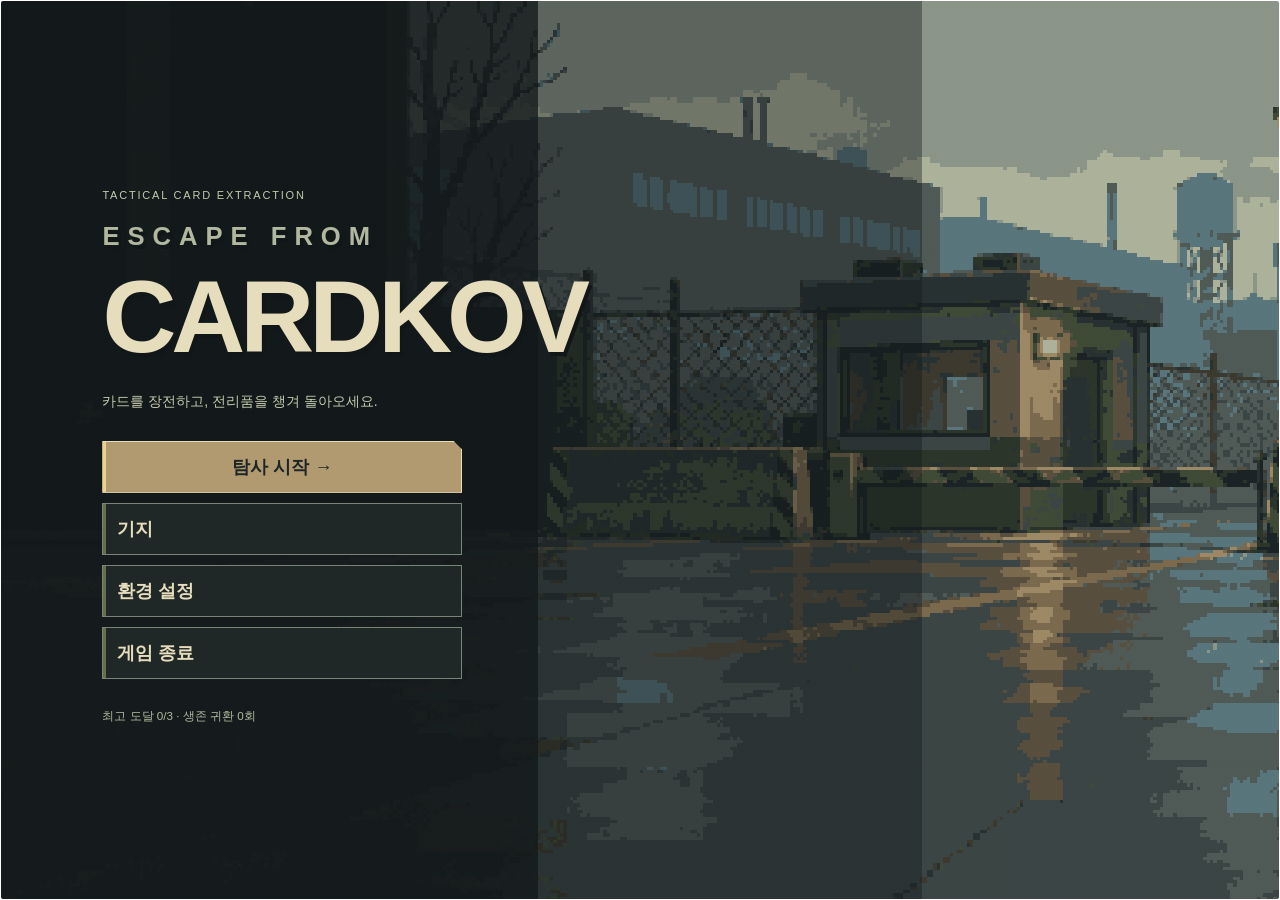
<file: index.html>
<!doctype html>
<html lang="ko">
<head>
  <meta charset="utf-8">
  <meta name="viewport" content="width=device-width, initial-scale=1, viewport-fit=cover">
  <meta name="apple-mobile-web-app-capable" content="yes">
  <meta name="theme-color" content="#151815">
  <title>Escape from Cardkov — 카드 익스트랙션</title>
  <link rel="icon" href="assets/ui/favicon.svg?v=10">
  <link rel="stylesheet" href="style.css?v=10">
  <link rel="stylesheet" href="battle.css?v=10">
  <link rel="stylesheet" href="context.css?v=10">
  <link rel="stylesheet" href="campaign.css?v=10">
  <link rel="stylesheet" href="asset-theme.css?v=10">
  <link rel="preload" as="image" href="assets/pixel/menu.png?v=10" fetchpriority="high">
</head>
<body>
  <svg class="icon-defs" xmlns="http://www.w3.org/2000/svg" aria-hidden="true"><defs>
    <symbol id="i-arrow" viewBox="0 0 24 24"><path d="M4 12h15m-6-6 6 6-6 6"/></symbol>
    <symbol id="i-crosshair" viewBox="0 0 24 24"><circle cx="12" cy="12" r="7"/><path d="M12 2v6m0 8v6M2 12h6m8 0h6"/></symbol>
    <symbol id="i-shield" viewBox="0 0 24 24"><path d="m12 3 8 3v6c0 5-8 9-8 9s-8-4-8-9V6Z"/><path d="m8 12 3 3 5-6"/></symbol>
    <symbol id="i-bolt" viewBox="0 0 24 24"><path d="m14 2-10 12h7l-1 8 10-13h-7Z"/></symbol>
    <symbol id="i-plus" viewBox="0 0 24 24"><path d="M12 4v16M4 12h16"/></symbol>
    <symbol id="i-cards" viewBox="0 0 24 24"><rect x="8" y="4" width="12" height="17" rx="2"/><path d="m5 18-3-14 12-2m-3 8h6m-6 4h4"/></symbol>
    <symbol id="i-box" viewBox="0 0 24 24"><path d="m3 7 9-4 9 4v11l-9 4-9-4Zm0 0 9 5 9-5M12 12v10M7 5l10 5"/></symbol>
    <symbol id="i-backpack" viewBox="0 0 48 48"><path d="M17 10V8a7 7 0 0 1 14 0v2M12 14l5-5h14l5 5 4 25a5 5 0 0 1-5 6H13a5 5 0 0 1-5-6Z"/><path d="M13 24h22v13H13Zm4 0v-8h14v8M9 27H5v11h5m29-11h4v11h-5M20 31h8"/></symbol>
    <symbol id="i-reroll" viewBox="0 0 24 24"><path d="M20 8a8 8 0 0 0-13-3L3 9m0-6v6h6m-5 7a8 8 0 0 0 13 3l4-4m0 6v-6h-6"/></symbol>
    <symbol id="i-volume" viewBox="0 0 24 24"><path d="M4 9h4l5-4v14l-5-4H4Zm13-2c4 3 4 7 0 10m0-6v2"/></symbol>
    <symbol id="i-expand" viewBox="0 0 24 24"><path d="M9 3H3v6m12-6h6v6M3 15v6h6m12-6v6h-6"/></symbol>
    <symbol id="i-exit" viewBox="0 0 24 24"><path d="M10 3H4v18h6m3-15 6 6-6 6m-5-6h13"/></symbol>
  </defs></svg>
  <div id="app">
    <header class="topbar">
      <a class="brand" href="./" aria-label="카드코프 메인메뉴"><span class="brand-mark">Ⅹ</span><span>CARD<span class="brand-light">KOV</span><small>TACTICAL CARD EXTRACTION</small></span></a>
      <div class="header-divider"></div><span class="build-label">PLAYABLE PROTOTYPE <span>10.00</span></span>
      <nav class="top-actions" aria-label="게임 메뉴">
        <button id="collection-btn" class="nav-btn" aria-label="카드 보관함" title="카드 보관함"><svg><use href="assets/ui/field-icons.svg?v=10#draw"/></svg><span>보관함</span><span id="collection-count" class="tiny-badge">0</span></button>
        <button id="help-btn" class="nav-btn" aria-label="플레이 가이드" title="플레이 가이드"><span class="help-symbol">?</span><span>도움말</span></button>
        <button id="settings-btn" class="icon-btn" aria-label="환경 설정">⚙</button><span class="action-divider"></span>
        <button id="sound-btn" class="icon-btn" aria-label="사운드 켜기" title="사운드 켜기" aria-pressed="false"><svg><use href="#i-volume"/></svg><span class="mute-slash"></span></button>
        <button id="fullscreen-btn" class="icon-btn" aria-label="전체 화면" title="전체 화면"><svg><use href="#i-expand"/></svg></button>
      </nav>
    </header>

    <main>
      <section class="operation-bar" aria-label="작전 상태">
        <div class="operation-name"><span class="live-dot"></span><span>OPERATION / <b>BLACKOUT</b></span><span class="tag">SOLO</span></div>
        <div class="sector-progress" id="sector-progress"><span class="active"><i>01</i> 외곽 경계</span><b>······</b><span><i>02</i> 적재 구역</span><b>······</b><span><i>03</i> 심층 벙커</span></div>
        <span class="connection"><i></i> 오프라인 실행 가능</span>
      </section>

      <section class="combat-hud" aria-label="전투 정보">
        <aside class="mission-panel hidden" id="mission-panel" aria-label="구역과 전리품">
          <div class="panel-kicker">현재 구역 <b id="danger-level">I / 경계</b></div>
          <h2 id="zone-name">외곽 경계</h2>
          <div class="field-stats"><span>남은 적 <b id="enemy-count">02</b></span><span>휴대금 <b><span id="loot-value">0</span> CR</b></span></div>
        </aside>
        <div class="enemy-intent hidden" id="enemy-intent" role="button" tabindex="0" aria-label="턴 종료 시 예상 피해 상세 보기"><span class="enemy-indicator"></span><div><small>턴 종료 시 적 공격</small><strong id="intent-text">6</strong><span id="incoming-health" class="incoming-health">예상 체력 감소 6</span></div></div>
        <div id="phase-banner" class="phase-banner hidden"><span class="phase-dot"></span><b id="phase-label">당신의 턴</b><span id="phase-description">시간 제한 없음 · 카드와 대상을 선택하세요</span></div>

      </section>

      <section class="viewport" id="viewport" aria-label="고정 시점 카드 전투 무대">
        <canvas id="world" aria-label="군수 창고 분위기의 2.5D 폐쇄구역 전투 공간"></canvas>
        <div class="scene-grain"></div>
        <div class="scene-topline"><span id="scene-location">SEC.01 / THE PERIMETER</span><span>FIXED VIEW · TURN-BASED COMBAT</span></div>
        <div id="briefing" class="briefing">
          <div class="eyebrow"><span></span> 덱을 장전하고, 살아 돌아와라.</div>
          <h1>EVERY CARD.<br><span>YOUR LAST.</span></h1>
          <p class="briefing-copy">적의 다음 행동을 확인하고,<br>카드로 다음 한 수를 결정하고,<br>전리품을 챙겨 살아 돌아와라.</p>
          <div class="briefing-facts"><span><b>03</b> 탐사 구역</span><span><b>12</b> 기본 덱</span><span><b>∞</b> 판단의 시간</span></div>
          <button id="deploy-btn" class="primary-btn deploy">진입 경로 선택 <svg><use href="#i-arrow"/></svg></button>
          <div class="briefing-note">고정 시점 · 턴제 전투 <span class="note-break">카드를 살펴보고, 사용할 한 장을 고르세요.</span></div>
        </div>
        <div class="sector-stamp" id="sector-stamp"><span>THE PERIMETER</span><strong>폐쇄구역 <em>07</em></strong><small>YOUR HAND IS YOUR WEAPON.</small></div>
        <div id="enemy-targets" class="enemy-targets hidden" role="group" aria-label="전투 대상 선택"></div>
        <div id="scene-message" class="scene-message" role="status" aria-live="polite"></div>

        <div class="played-cards" aria-live="polite"><span id="last-player-card"></span><span id="last-enemy-card"></span></div><span id="hazard-indicator"></span><div id="damage-flash" class="damage-flash"></div>
      </section>

      <section class="deck-zone" aria-label="카드 전투 조작">
        <div class="player-status" id="player-status" aria-label="플레이어 상태">
          <div class="operator"><span class="operator-avatar"><img src="assets/pixel/operator.png?v=10" alt="" draggable="false"></span><div><strong>내 상태 <span>01</span></strong><small id="player-state">출정 대기 중</small></div></div>
          <div class="player-health" role="button" tabindex="0" data-inspect="health" aria-label="내 체력 상세 보기">
            <div class="health-label"><span class="health-icon" aria-hidden="true">♥</span><span class="resource-name">체력</span><strong><span id="hp-value">80</span><em> / <span id="hp-max">80</span></em></strong></div>
            <div class="health-track" role="progressbar" aria-label="내 체력" aria-valuemin="0" aria-valuemax="80" aria-valuenow="80"><div id="hp-bar"></div></div>
          </div>
          <div class="armor-label" role="button" tabindex="0" data-inspect="armor" aria-label="내 방어구 상세 보기"><svg><use href="assets/ui/field-icons.svg?v=10#shield"/></svg><span><small>방어구</small><strong>Lv.<b id="armor-value">1</b></strong></span></div>
          <div class="shield-label" role="button" tabindex="0" data-inspect="shield" aria-label="내 임시 방어 상세 보기"><svg><use href="assets/ui/field-icons.svg?v=10#shield"/></svg><span class="resource-name">방어</span><strong id="shield-value">0</strong></div>
          <div class="energy-label" role="button" tabindex="0" data-inspect="energy" aria-label="내 에너지 상세 보기"><svg><use href="assets/ui/field-icons.svg?v=10#energy"/></svg><span class="resource-name">에너지</span><div id="energy-pips"><i></i><i></i><i></i></div><b id="energy-value">3</b></div>
          <div id="player-preview" class="drop-effect-preview hidden" aria-live="off"></div>
          <small id="equipment-summary"></small><div id="status-effects" class="status-effects" role="status" aria-live="off"></div>
        </div>

        <div class="hand-area"><div class="hand-heading"><span>손패 <b id="hand-count">05</b></span><span id="hand-hint">카드를 선택하세요</span><button id="deck-inspect-btn" class="deck-inspect" aria-label="뽑기 더미와 버린 카드 보기"><svg aria-hidden="true"><use href="assets/ui/field-icons.svg?v=10#draw"/></svg><b id="draw-count">7</b><span class="discard-summary"> / <b id="discard-count">0</b></span></button></div><div id="hand" class="hand"></div></div>
        <div class="turn-controls">
          <div class="turn-label">행동 선택 <strong>턴 <span id="turn-number">01</span></strong></div>
          <div class="action-preview" aria-live="polite"><span class="preview-heading">선택한 대상</span><b id="preview-target">대상을 선택하세요</b><p id="action-preview">카드를 선택하면 효과를 확인할 수 있습니다.</p><small id="preview-cost">에너지 3 / 3</small></div>
          <div class="utility-actions">
            <button id="bag-btn" class="bag-btn" aria-label="탐사 배낭 열기" title="탐사 배낭"><span class="asset-visual bag-illustration" aria-hidden="true"><img class="asset-icon" data-art-image src="assets/pixel/items/backpack.png?v=10" alt="" draggable="false"><svg class="asset-fallback"><use href="#i-backpack"/></svg></span><span>배낭</span><span id="bag-preview" class="drop-effect-preview hidden" aria-live="off"></span></button>
            <button id="reroll-btn" class="reroll-btn" aria-label="버림 카드 회수 후 손패 다시 뽑기, 턴을 넘깁니다" title="버림 카드 회수 · 턴 종료"><svg aria-hidden="true"><use href="assets/ui/field-icons.svg?v=10#reroll"/></svg><span>리롤<small>턴 넘기고 다시 뽑기</small></span></button>
          </div>
        <div class="battle-actions">
          <button id="fire-btn" class="fire-action" disabled><svg><use href="#i-crosshair"/></svg><span><strong id="fire-label">카드를 선택하세요</strong><small id="fire-target">대상 선택</small></span><b>사용 ↗</b></button>
          <button id="extract-menu-btn" class="primary-btn hidden"><svg><use href="assets/ui/field-icons.svg?v=10#extract"/></svg> 철수 / 다음 구역 결정</button>
        </div>

          <button id="end-turn-btn" class="end-turn-btn" disabled><span>턴 종료<small>적 행동 시작</small></span><svg><use href="#i-arrow"/></svg></button>
        </div>
      </section>
    </main>
    <footer><span><i></i> ALL SYSTEMS OPERATIONAL</span><span class="footer-controls"><b>1–8</b> 카드 <b>← →</b> 대상 <b>F / ENTER</b> 카드 사용 <b>SPACE</b> 턴 종료</span><span>EXTRACT. OR LOSE IT ALL. <b>↗</b></span></footer>
  <section id="screen-root" class="hidden" aria-label="메인메뉴와 기지"></section><div id="campaign-toast" class="hidden" role="status" aria-live="polite"></div>
  <div id="drag-shade" class="drag-shade hidden" aria-hidden="true"></div>
  <div id="drag-ghost" class="drag-ghost hidden" aria-hidden="true"></div>
  <div id="drag-status" class="drag-status hidden" role="status" aria-live="polite"></div>
  <aside id="inspect-details" class="inspect-details hidden" role="dialog" aria-modal="false" aria-labelledby="inspect-title">
    <button data-inspect-close aria-label="상세 정보 닫기">×</button><small data-inspect-kicker>상세 정보</small><h3 id="inspect-title"></h3><p data-inspect-desc></p><div data-inspect-rows></div><div data-inspect-sections></div><small data-inspect-note></small>
  </aside>
  <div id="modal-backdrop" class="modal-backdrop hidden"><section id="modal" class="modal" role="dialog" aria-modal="true" aria-labelledby="modal-title" tabindex="-1"></section></div>
  </div>
  <script src="art.js?v=10"></script>
  <script src="scene.js?v=10"></script>
  <script src="inspect.js?v=10"></script>
  <script src="drag.js?v=10"></script>
  <script src="card-model.js?v=10"></script>
  <script src="combat.js?v=10"></script>
  <script src="campaign.js?v=10"></script>
  <script src="screens.js?v=10"></script>
  <script src="game.js?v=10"></script>
</body>
</html>
</file>
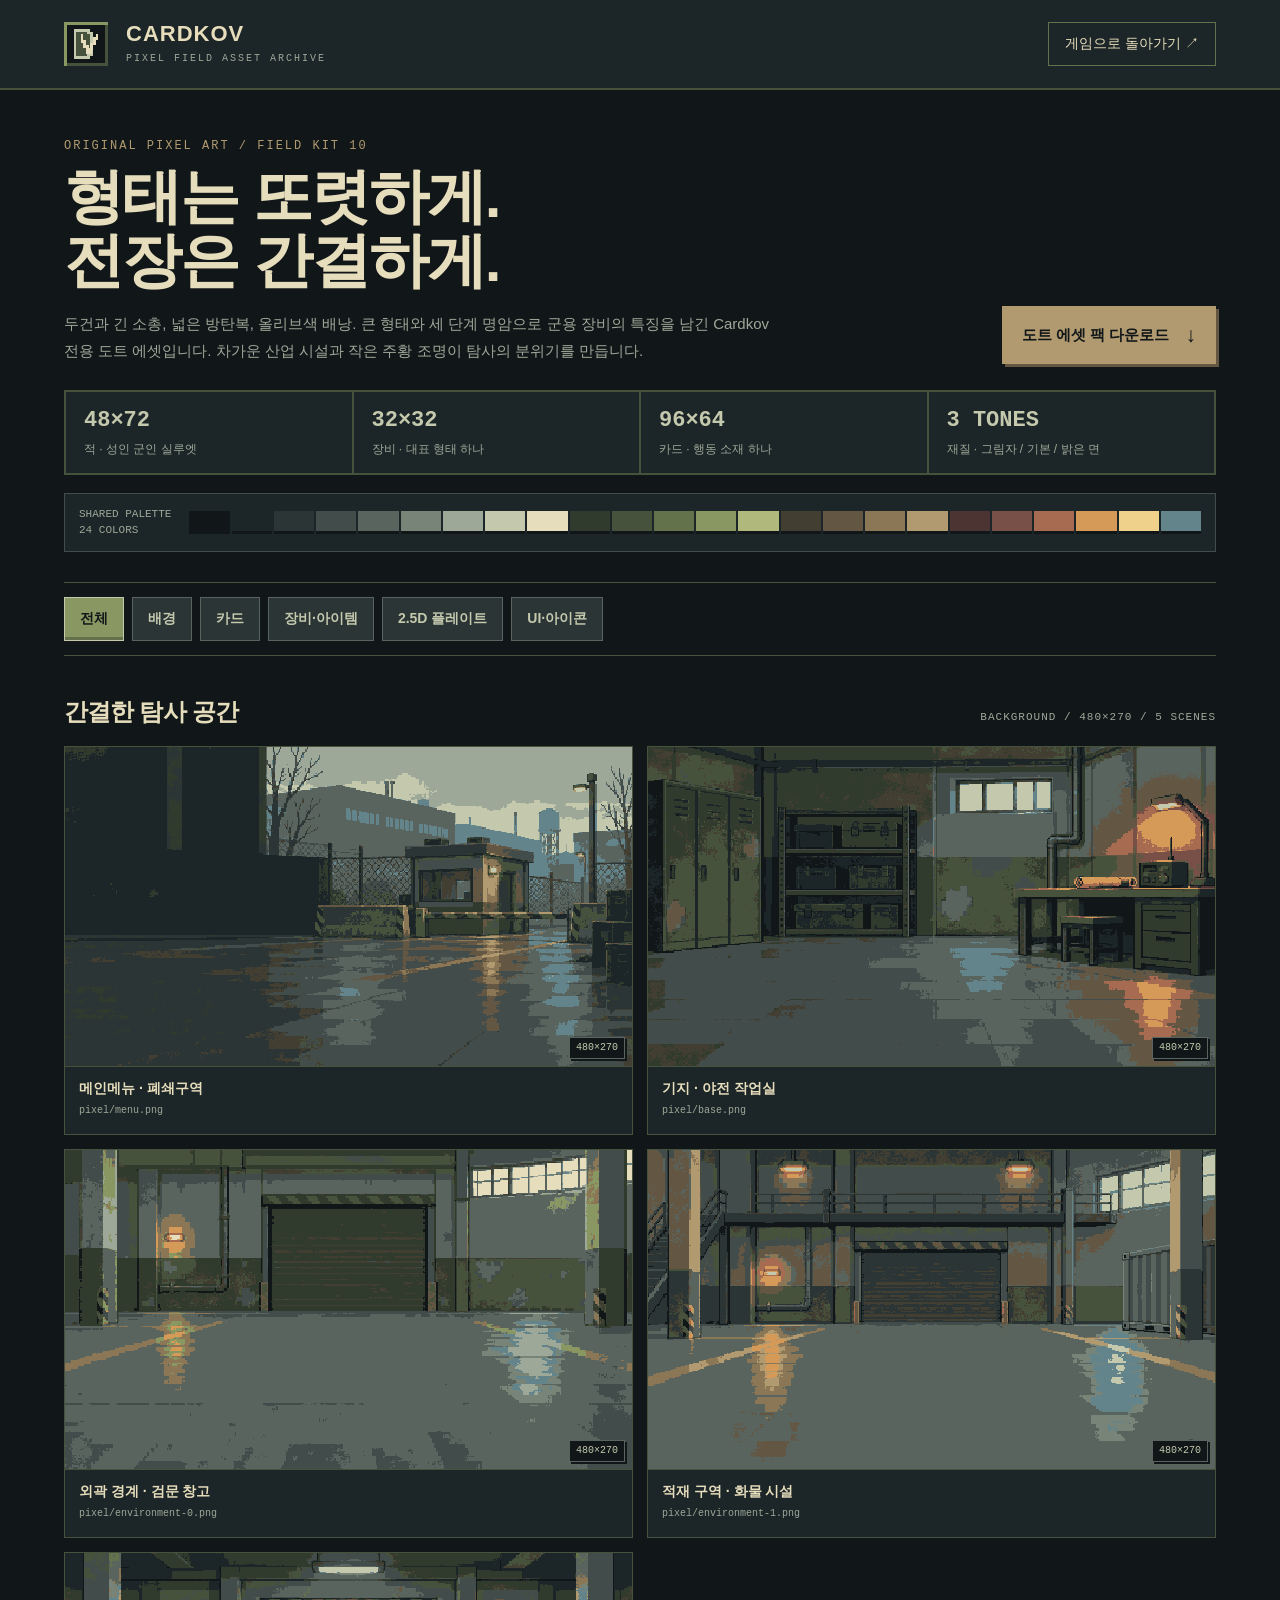
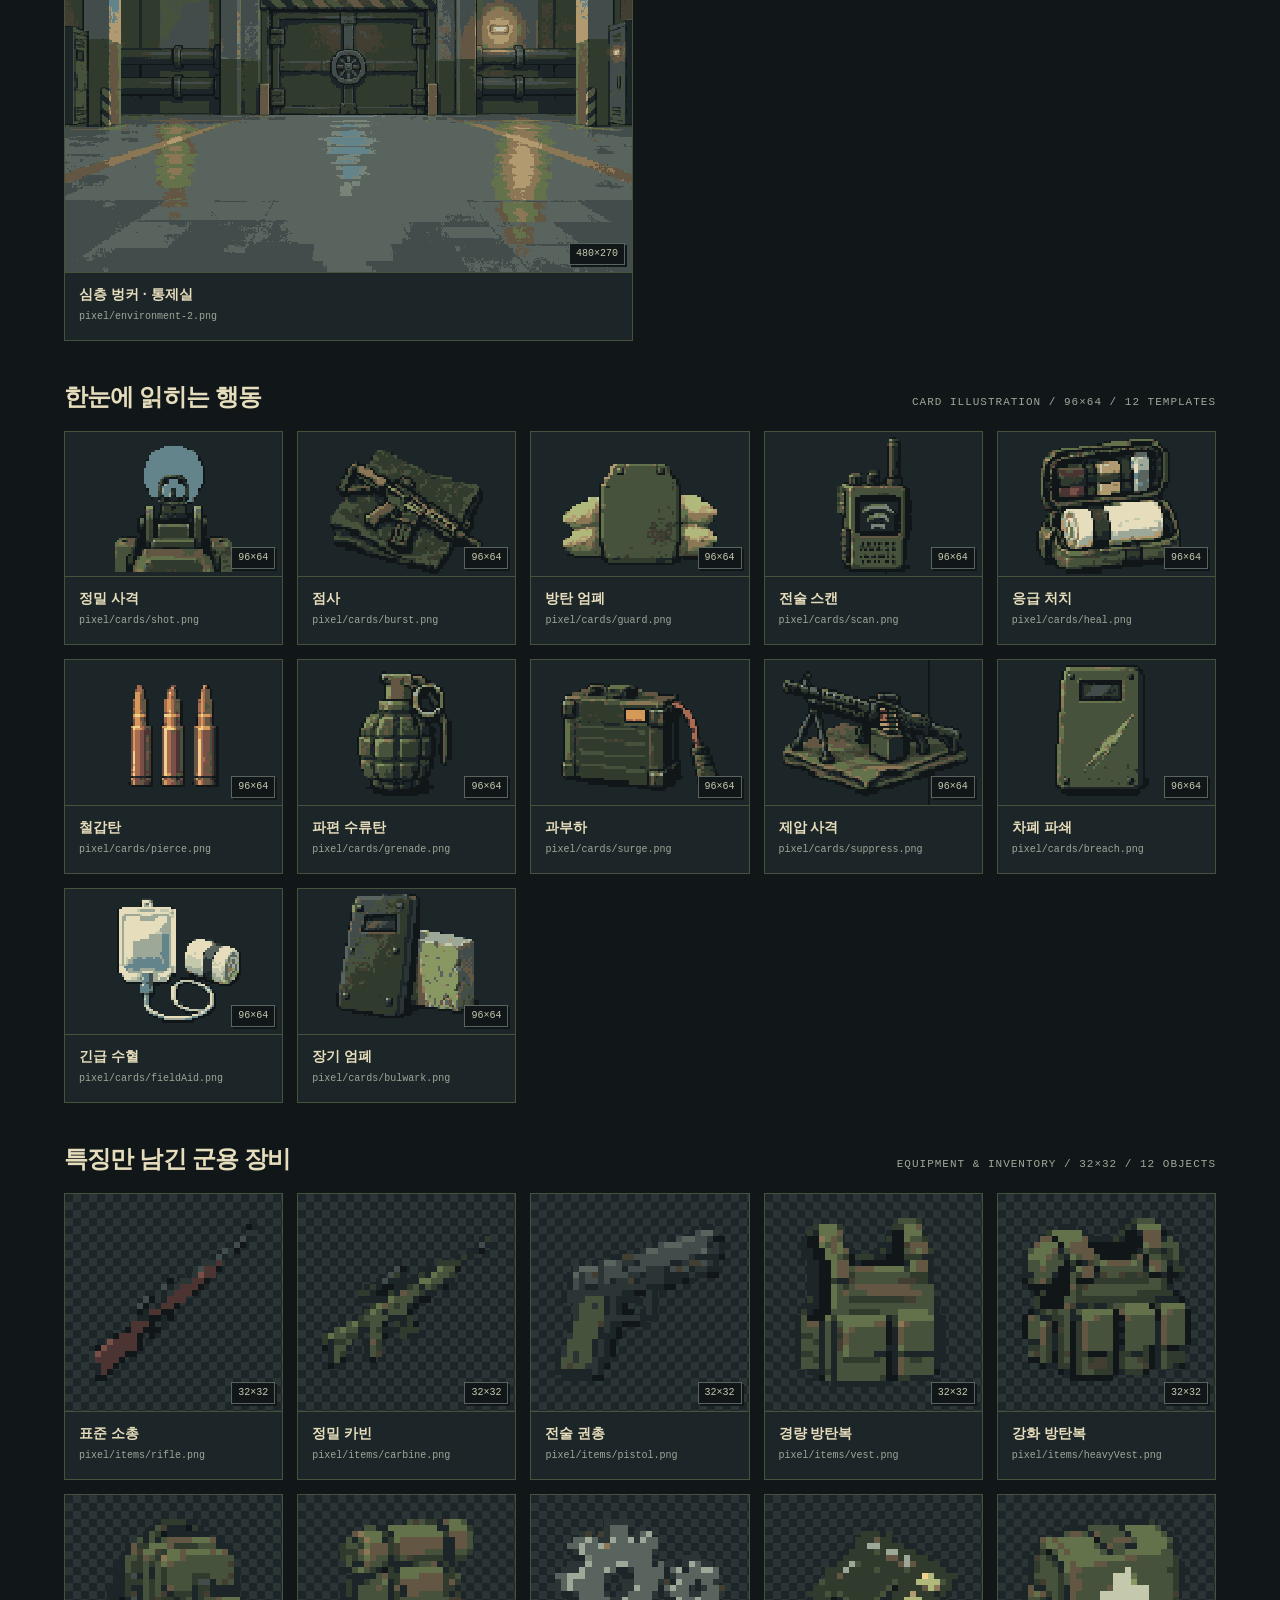
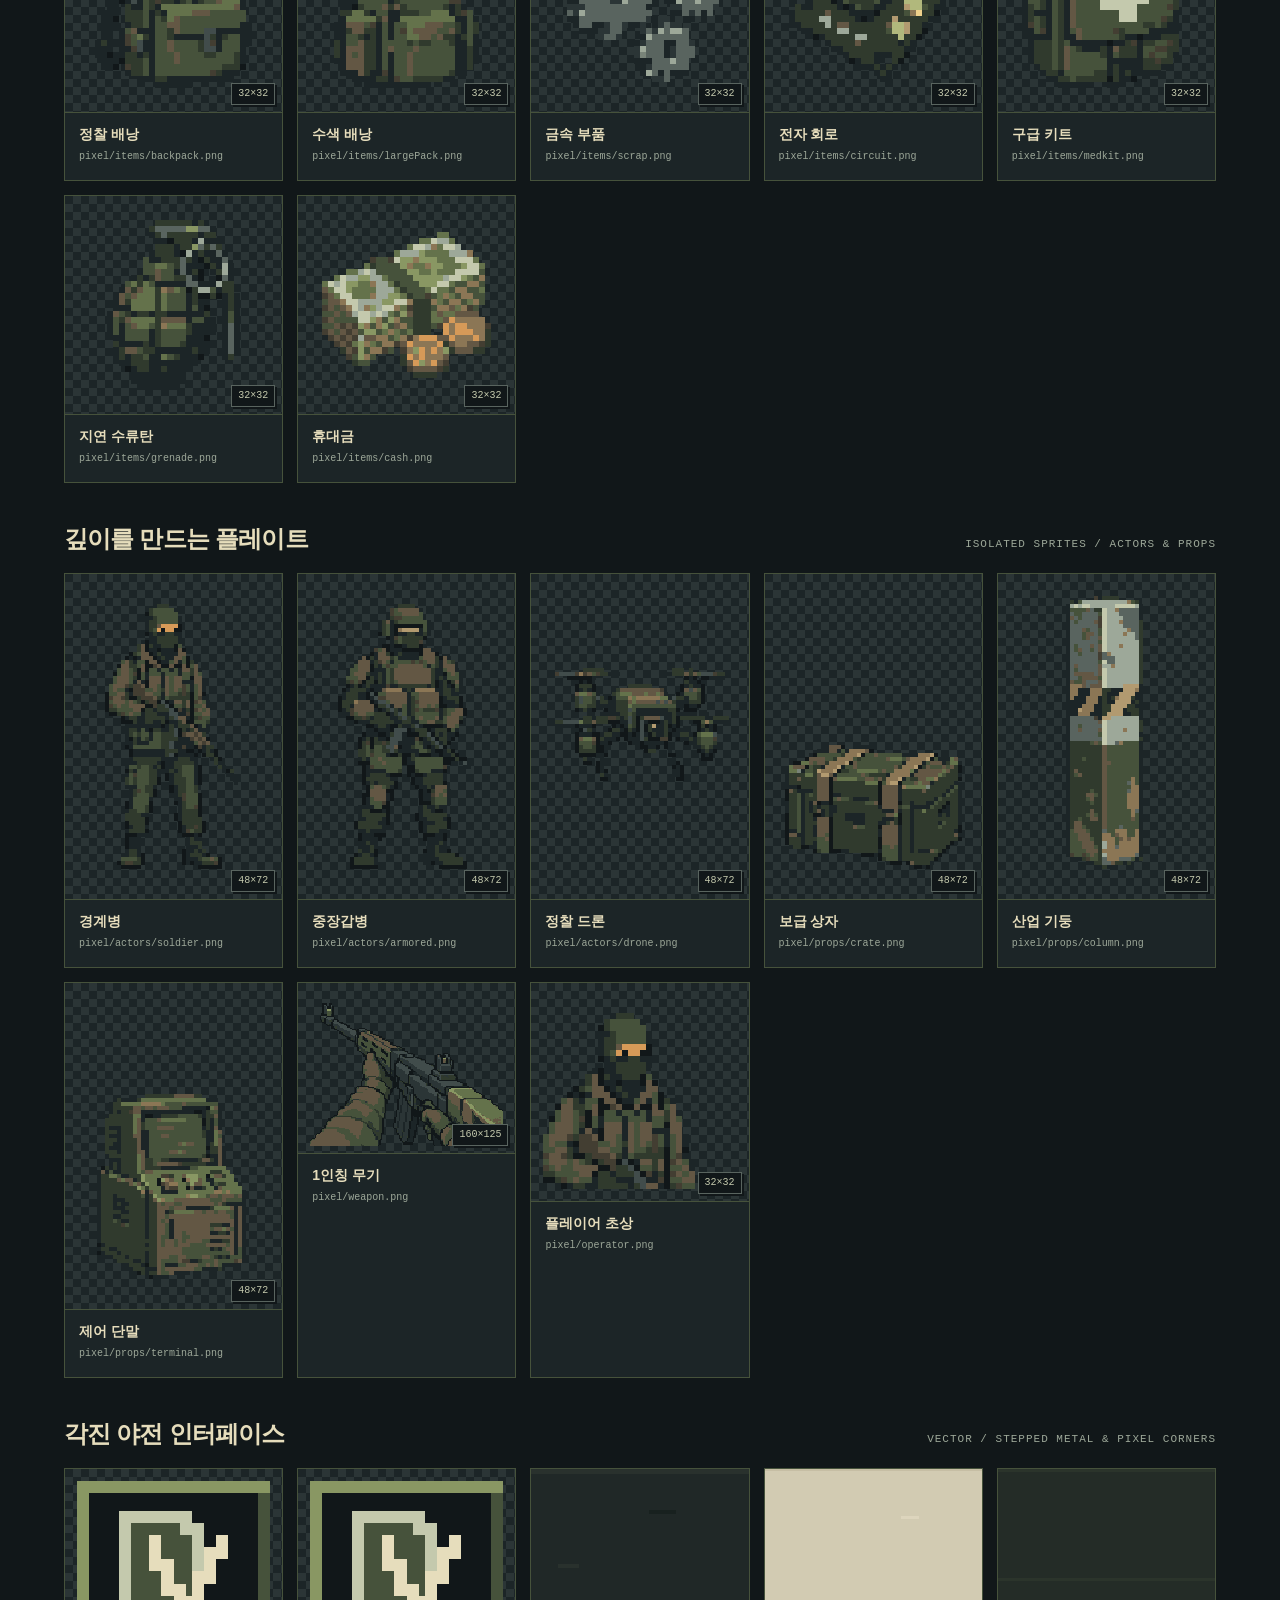
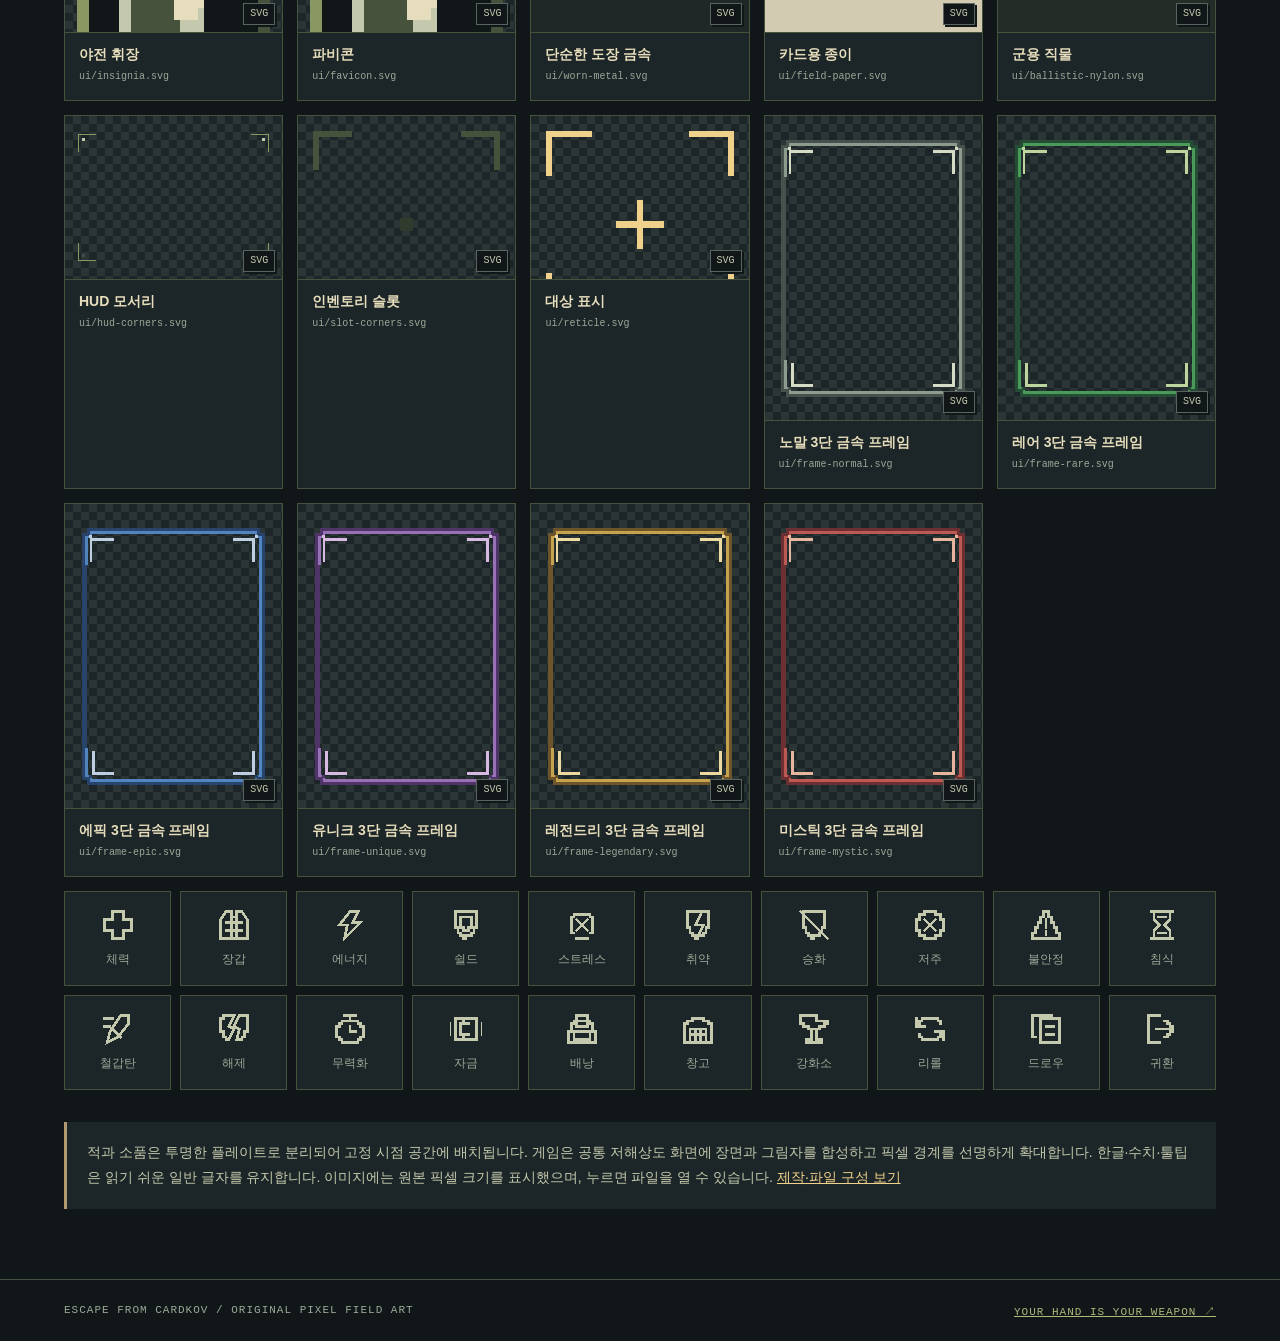
<file: assets.html>
<!doctype html>
<html lang="ko">
<head>
  <meta charset="utf-8">
  <meta name="viewport" content="width=device-width, initial-scale=1">
  <meta name="theme-color" content="#111719">
  <title>Cardkov — 밀리터리 도트 에셋</title>
  <link rel="icon" href="assets/ui/favicon.svg?v=10">
  <style>
    :root{color-scheme:dark;--paper:#e6ddbc;--muted:#9da899;--line:#46523b;--olive:#899763;--brass:#b29a70;font-family:Arial,"Apple SD Gothic Neo","Malgun Gothic",sans-serif;background:#111719;color:var(--paper)}
    *{box-sizing:border-box}body{margin:0;background:#111719}a{color:inherit}button,a{-webkit-tap-highlight-color:transparent}a:focus-visible,button:focus-visible{outline:3px solid #efd18b;outline-offset:4px}header{padding:22px clamp(18px,5vw,80px);display:flex;align-items:center;gap:18px;border-bottom:2px solid var(--line);background:#1c2527}header img{width:44px;height:44px;image-rendering:pixelated}.brand{font:900 22px/1 Arial,sans-serif;letter-spacing:1px;text-decoration:none}.brand small{display:block;font:10px/1.4 monospace;color:var(--muted);letter-spacing:2px;margin-top:7px}.back{margin-left:auto;text-decoration:none;border:1px solid #64724b;padding:12px 16px;font-size:14px}.back:hover{border-color:var(--brass);color:var(--brass)}main{max-width:1640px;margin:auto;padding:45px clamp(18px,5vw,80px) 70px}.intro{display:grid;grid-template-columns:1fr auto;align-items:end;gap:25px;margin-bottom:26px}.kicker{font:12px monospace;letter-spacing:2px;color:var(--brass)}h1{font-size:clamp(32px,5vw,60px);line-height:1.06;margin:12px 0 18px;letter-spacing:-2px}.intro p{max-width:710px;color:var(--muted);font-size:15px;line-height:1.8;margin-bottom:0}.download{display:inline-flex;align-items:center;gap:16px;padding:17px 20px;background:var(--brass);color:#111719;text-decoration:none;font-weight:800;font-size:15px;white-space:nowrap;box-shadow:3px 3px 0 #635744}.download:hover{background:#efd18b}.download span{font-size:21px}.style-key{display:grid;grid-template-columns:repeat(4,minmax(0,1fr));gap:2px;background:#46523b;border:2px solid #46523b;margin:0 0 18px}.style-key div{background:#1c2527;padding:15px 18px}.style-key b{display:block;color:#c4c9ad;font:700 22px/1.3 monospace}.style-key span{display:block;font-size:12px;color:var(--muted);margin-top:5px}.palette-row{display:flex;align-items:center;gap:18px;margin-bottom:30px;padding:12px 14px;border:1px solid #414c4b;background:#1c2527}.palette-row>span{flex:0 0 auto;font:11px/1.5 monospace;color:var(--muted)}.palette{display:grid;grid-template-columns:repeat(24,minmax(0,1fr));flex:1;min-width:0;gap:2px}.palette i{display:block;min-height:23px;border-bottom:3px solid #111719}.filters{position:sticky;top:0;z-index:2;display:flex;gap:8px;overflow:auto;padding:14px 0;background:#111719;border-top:1px solid var(--line);border-bottom:1px solid var(--line);margin-bottom:38px}.filters button{flex-shrink:0;font:600 14px Arial,sans-serif;padding:10px 15px;min-height:44px;color:#c4c9ad;background:#2b3536;border:1px solid #59645f;cursor:pointer}.filters button[aria-pressed="true"]{background:#899763;color:#111719;border-color:#c4c9ad;box-shadow:inset 0 -3px #64724b}.collection{margin-top:40px}.collection[hidden]{display:none}.section-head{display:flex;align-items:baseline;justify-content:space-between;gap:20px;margin-bottom:18px}.section-head h2{font-size:24px;letter-spacing:-.8px;margin:0}.section-head p{font:11px monospace;letter-spacing:1px;color:#9da899;margin:0}.grid{display:grid;grid-template-columns:repeat(auto-fill,minmax(205px,1fr));gap:14px}.grid.backgrounds{grid-template-columns:repeat(auto-fit,minmax(min(100%,380px),1fr))}figure{margin:0;border:1px solid #46523b;background:#1c2527;min-width:0}figure:hover{border-color:#b1b87c}.image-link{display:grid;place-items:center;position:relative;aspect-ratio:3/2;background:#111719;overflow:hidden;text-decoration:none}.image-link img{width:100%;height:100%;object-fit:contain;display:block;image-rendering:pixelated}.backgrounds .image-link{aspect-ratio:16/9}.cutout .image-link{aspect-ratio:1;background-color:#1c2527;background-image:conic-gradient(#2b3536 25%,#1c2527 0 50%,#2b3536 0 75%,#1c2527 0);background-size:16px 16px}.cutout .image-link img{padding:12px}.plate .image-link{aspect-ratio:2/3}.plate .weapon .image-link{aspect-ratio:160/125}.plate .portrait .image-link{aspect-ratio:1}.ui .image-link{aspect-ratio:4/3}.ui img{padding:20px}.ui figure.texture img{padding:0;object-fit:cover}.ui figure.frame .image-link{aspect-ratio:5/7}.ui figure.frame img{height:90%;width:90%;padding:6px}.native-size{position:absolute;bottom:7px;right:7px;padding:4px 6px;border:1px solid #59645f;background:#111719;color:#c4c9ad;font:10px/1.2 monospace;box-shadow:2px 2px #111719;pointer-events:none}.missing{padding:20px;color:#9da899;text-align:center;font:13px/1.6 monospace}.missing:before{content:"IMAGE UNAVAILABLE";display:block;letter-spacing:1px}.missing img{display:none}figcaption{padding:13px 14px 14px;border-top:1px solid #46523b;min-height:68px}figcaption strong{display:block;font-size:14px;color:#e6ddbc}figcaption small{display:block;font:10px/1.6 monospace;color:#9da899;overflow-wrap:anywhere;margin-top:5px}.icons{display:grid;grid-template-columns:repeat(auto-fill,minmax(105px,1fr));gap:9px;margin-top:14px}.icon{display:grid;justify-items:center;gap:10px;background:#1c2527;border:1px solid #46523b;padding:17px 8px;color:#c4c9ad}.icon svg{height:32px;width:32px;fill:none;stroke:currentColor;stroke-width:2;stroke-linecap:square;stroke-linejoin:miter;shape-rendering:crispEdges}.icon span{font-size:12px;color:#9da899}.note{padding:18px 20px;margin:32px 0 0;border-left:3px solid #b29a70;background:#1c2527;color:#c4c9ad;font-size:14px;line-height:1.8}.note a{color:#efd18b}footer{border-top:1px solid #46523b;padding:24px clamp(18px,5vw,80px);display:flex;justify-content:space-between;gap:12px;color:#9da899;font:11px monospace;letter-spacing:1px}footer a{color:#b1b87c}
    @media(max-width:650px){header{padding:16px 18px;gap:10px}header img{width:32px;height:32px}.brand{font-size:18px}.brand small{font-size:8px;letter-spacing:1px}.back{font-size:12px;padding:10px}.intro{display:block}.download{margin-top:22px;font-size:14px}.style-key{grid-template-columns:repeat(2,minmax(0,1fr))}.style-key div{padding:12px}.style-key b{font-size:20px}.style-key span{font-size:11px}.palette-row{display:block;padding:10px}.palette-row>span{display:block;margin-bottom:9px}.palette{grid-template-columns:repeat(12,minmax(0,1fr));gap:3px}.palette i{min-height:17px}.grid{grid-template-columns:repeat(2,minmax(0,1fr));gap:9px}figcaption{padding:11px;min-height:75px}figcaption strong{font-size:13px}figcaption small{font-size:9px}.section-head{display:block}.section-head p{margin-top:9px}.filters{margin-bottom:28px}.filters button{padding:10px 12px}.collection{margin-top:30px}.cutout .image-link img{padding:7px}.native-size{font-size:9px;padding:3px 5px;bottom:5px;right:5px}.ui img{padding:10px}footer{flex-direction:column}}
  </style>
</head>
<body>
  <header><img src="assets/ui/insignia.svg?v=10" alt=""><a class="brand" href="./?v=10">CARDKOV<small>PIXEL FIELD ASSET ARCHIVE</small></a><a class="back" href="./?v=10">게임으로 돌아가기 ↗</a></header>
  <main>
    <div class="intro"><div><span class="kicker">ORIGINAL PIXEL ART / FIELD KIT 10</span><h1>형태는 또렷하게.<br>전장은 간결하게.</h1><p>두건과 긴 소총, 넓은 방탄복, 올리브색 배낭. 큰 형태와 세 단계 명암으로 군용 장비의 특징을 남긴 Cardkov 전용 도트 에셋입니다. 차가운 산업 시설과 작은 주황 조명이 탐사의 분위기를 만듭니다.</p></div><a class="download" href="assets/cardkov-art-pack.zip?v=10" download>도트 에셋 팩 다운로드 <span>↓</span></a></div>
    <div class="style-key" aria-label="공통 아트 기준"><div><b>48×72</b><span>적 · 성인 군인 실루엣</span></div><div><b>32×32</b><span>장비 · 대표 형태 하나</span></div><div><b>96×64</b><span>카드 · 행동 소재 하나</span></div><div><b>3 TONES</b><span>재질 · 그림자 / 기본 / 밝은 면</span></div></div>
    <div class="palette-row"><span>SHARED PALETTE<br>24 COLORS</span><div id="palette" class="palette" aria-label="올리브·회색·황갈색 중심 공통 24색"></div></div>
    <nav class="filters" aria-label="에셋 종류"><button data-filter="all" aria-pressed="true">전체</button><button data-filter="backgrounds" aria-pressed="false">배경</button><button data-filter="cards" aria-pressed="false">카드</button><button data-filter="items" aria-pressed="false">장비·아이템</button><button data-filter="plates" aria-pressed="false">2.5D 플레이트</button><button data-filter="ui" aria-pressed="false">UI·아이콘</button></nav>
    <div id="collections"></div>
    <p class="note">적과 소품은 투명한 플레이트로 분리되어 고정 시점 공간에 배치됩니다. 게임은 공통 저해상도 화면에 장면과 그림자를 합성하고 픽셀 경계를 선명하게 확대합니다. 한글·수치·툴팁은 읽기 쉬운 일반 글자를 유지합니다. 이미지에는 원본 픽셀 크기를 표시했으며, 누르면 파일을 열 수 있습니다. <a href="docs/asset-pack.md?v=10">제작·파일 구성 보기</a></p>
  </main>
  <footer><span>ESCAPE FROM CARDKOV / ORIGINAL PIXEL FIELD ART</span><a href="./?v=10">YOUR HAND IS YOUR WEAPON ↗</a></footer>
  <script>
    "use strict";
    const palette=["#111719","#1c2527","#2b3536","#414c4b","#59645f","#798479","#9da899","#c4c9ad","#e6ddbc","#303a2d","#46523b","#64724b","#899763","#b1b87c","#433e32","#635744","#8b7655","#b29a70","#4b3431","#785047","#a66b50","#d69a58","#efd18b","#63848b"];
    document.getElementById("palette").innerHTML=palette.map(color=>`<i style="background:${color}" title="${color}"></i>`).join("");
    const groups=[
      {id:"backgrounds",title:"간결한 탐사 공간",subtitle:"BACKGROUND / 480×270 / 5 SCENES",className:"backgrounds",size:"480×270",files:[["메인메뉴 · 폐쇄구역","pixel/menu.png"],["기지 · 야전 작업실","pixel/base.png"],["외곽 경계 · 검문 창고","pixel/environment-0.png"],["적재 구역 · 화물 시설","pixel/environment-1.png"],["심층 벙커 · 통제실","pixel/environment-2.png"]]},
      {id:"cards",title:"한눈에 읽히는 행동",subtitle:"CARD ILLUSTRATION / 96×64 / 12 TEMPLATES",size:"96×64",files:[["정밀 사격","shot"],["점사","burst"],["방탄 엄폐","guard"],["전술 스캔","scan"],["응급 처치","heal"],["철갑탄","pierce"],["파편 수류탄","grenade"],["과부하","surge"],["제압 사격","suppress"],["차폐 파쇄","breach"],["긴급 수혈","fieldAid"],["장기 엄폐","bulwark"]].map(([name,id])=>[name,`pixel/cards/${id}.png`])},
      {id:"items",title:"특징만 남긴 군용 장비",subtitle:"EQUIPMENT & INVENTORY / 32×32 / 12 OBJECTS",className:"cutout",size:"32×32",files:[["표준 소총","rifle"],["정밀 카빈","carbine"],["전술 권총","pistol"],["경량 방탄복","vest"],["강화 방탄복","heavyVest"],["정찰 배낭","backpack"],["수색 배낭","largePack"],["금속 부품","scrap"],["전자 회로","circuit"],["구급 키트","medkit"],["지연 수류탄","grenade"],["휴대금","cash"]].map(([name,id])=>[name,`pixel/items/${id}.png`])},
      {id:"plates",title:"깊이를 만드는 플레이트",subtitle:"ISOLATED SPRITES / ACTORS & PROPS",className:"cutout plate",size:"48×72",files:[["경계병","pixel/actors/soldier.png"],["중장갑병","pixel/actors/armored.png"],["정찰 드론","pixel/actors/drone.png"],["보급 상자","pixel/props/crate.png"],["산업 기둥","pixel/props/column.png"],["제어 단말","pixel/props/terminal.png"],["1인칭 무기","pixel/weapon.png","weapon","160×125"],["플레이어 초상","pixel/operator.png","portrait","32×32"]]},
      {id:"ui",title:"각진 야전 인터페이스",subtitle:"VECTOR / STEPPED METAL & PIXEL CORNERS",className:"cutout ui",size:"SVG",files:[["야전 휘장","ui/insignia.svg"],["파비콘","ui/favicon.svg"],["단순한 도장 금속","ui/worn-metal.svg","texture"],["카드용 종이","ui/field-paper.svg","texture"],["군용 직물","ui/ballistic-nylon.svg","texture"],["HUD 모서리","ui/hud-corners.svg"],["인벤토리 슬롯","ui/slot-corners.svg"],["대상 표시","ui/reticle.svg"],...[["노말","normal"],["레어","rare"],["에픽","epic"],["유니크","unique"],["레전드리","legendary"],["미스틱","mystic"]].map(([name,id])=>[`${name} 3단 금속 프레임`,`ui/frame-${id}.svg`,"frame"])]}
    ];
    const icons=[["체력","health"],["장갑","armor"],["에너지","energy"],["쉴드","shield"],["스트레스","stress"],["취약","vulnerable"],["승화","seal"],["저주","curse"],["불안정","unstable"],["침식","erosion"],["철갑탄","pierce"],["해제","shatter"],["무력화","delay"],["자금","currency"],["배낭","backpack"],["창고","warehouse"],["강화소","forge"],["리롤","reroll"],["드로우","draw"],["귀환","extract"]];
    const root=document.getElementById("collections");
    root.innerHTML=groups.map(group=>`<section class="collection" data-category="${group.id}" aria-labelledby="title-${group.id}"><div class="section-head"><h2 id="title-${group.id}">${group.title}</h2><p>${group.subtitle}</p></div><div class="grid ${group.className||""}">${group.files.map(([name,path,type,size])=>`<figure class="${type||""}"><a class="image-link" href="assets/${path}?v=10" target="_blank" rel="noopener" aria-label="${name} 원본 파일 열기"><img src="assets/${path}?v=10" alt="${name}" loading="lazy" decoding="async"><span class="native-size">${size||group.size}</span></a><figcaption><strong>${name}</strong><small>${path}</small></figcaption></figure>`).join("")}</div>${group.id==="ui"?`<div class="icons">${icons.map(([name,id])=>`<div class="icon"><svg role="img" aria-label="${name}"><use href="assets/ui/field-icons.svg?v=10#${id}"/></svg><span>${name}</span></div>`).join("")}</div>`:""}</section>`).join("");
    root.addEventListener("error",event=>{if(event.target.tagName==="IMG"){event.target.closest(".image-link")?.classList.add("missing");event.target.removeAttribute("alt");}},true);
    document.querySelector(".filters").addEventListener("click",event=>{const button=event.target.closest("[data-filter]");if(!button)return;document.querySelectorAll("[data-filter]").forEach(node=>node.setAttribute("aria-pressed",String(node===button)));document.querySelectorAll("[data-category]").forEach(section=>section.hidden=button.dataset.filter!=="all"&&button.dataset.filter!==section.dataset.category);});
  </script>
</body>
</html>
</file>
<file: style.css>
:root {
  --bg:#101713;
  --panel:#141d18;
  --line:#303c32;
  --muted:#8e9b8f;
  --text:#e8eadb;
  --orange:#fb8149;
  --green:#b9cf93;
  --red:#ee6858;
  --mono:ui-monospace,SFMono-Regular,Consolas,monospace;
  --sans:Arial,"Apple SD Gothic Neo","Malgun Gothic",sans-serif;
  color-scheme:dark
}
* {
  box-sizing:border-box
}
body {
  margin:0;
  background:#0d120f;
  color:var(--text);
  font-family:var(--sans);
  font-size:13px
}
button,a {
  -webkit-tap-highlight-color:transparent
}
button {
  font:inherit;
  color:inherit;
  cursor:pointer
}
button:disabled {
  cursor:not-allowed
}
button:focus-visible,a:focus-visible {
  outline:2px solid var(--orange);
  outline-offset:4px
}
button {
  border:0
}
svg {
  width:20px;
  height:20px;
  fill:none;
  stroke:currentColor;
  stroke-width:1.6;
  stroke-linecap:round;
  stroke-linejoin:round;
  flex-shrink:0
}
.icon-defs {
  position:absolute;
  width:0;
  height:0;
  overflow:hidden
}
.hidden {
  display:none!important
}
#app {
  max-width:1920px;
  margin:auto;
  min-height:100dvh;
  display:flex;
  flex-direction:column
}
.topbar {
  height:78px;
  display:flex;
  align-items:center;
  padding:0 30px;
  border-bottom:1px solid var(--line);
  gap:26px;
  background:#121a15;
  flex-shrink:0
}
.brand {
  display:flex;
  align-items:center;
  gap:12px;
  font-size:25px;
  font-weight:900;
  letter-spacing:-1px;
  color:var(--text);
  text-decoration:none;
  line-height:1
}
.brand-mark {
  width:40px;
  height:42px;
  background:var(--orange);
  color:#182019;
  display:grid;
  place-items:center;
  font-size:39px;
  font-weight:400;
  clip-path:polygon(0 0,80% 0,100% 20%,100% 100%,20% 100%,0 80%)
}
.brand-light {
  font-weight:400
}
.brand small {
  display:block;
  font:8px var(--mono);
  letter-spacing:1.9px;
  margin-top:7px;
  color:#9ba58d
}
.header-divider {
  height:26px;
  width:1px;
  background:var(--line)
}
.build-label {
  font:9px var(--mono);
  letter-spacing:1.4px;
  color:var(--muted)
}
.build-label span {
  display:block;
  font-size:10px;
  color:var(--green);
  margin-top:5px
}
.top-actions {
  margin-left:auto;
  display:flex;
  align-items:center;
  gap:22px
}
.nav-btn {
  display:flex;
  align-items:center;
  gap:8px;
  background:none;
  font-size:11px;
  color:#c7cebe;
  padding:8px 0
}
.nav-btn:hover {
  color:var(--orange)
}
.nav-btn svg {
  width:17px;
  height:17px
}
.tiny-badge {
  background:#29352a;
  font:9px var(--mono);
  padding:3px 6px
}
.help-symbol {
  border:1px solid #8c988a;
  border-radius:50%;
  height:16px;
  width:16px;
  display:grid;
  place-items:center;
  font:10px var(--mono)
}
.action-divider {
  height:20px;
  width:1px;
  background:var(--line)
}
.icon-btn {
  position:relative;
  background:none;
  color:#9aa48e;
  padding:4px;
  display:flex
}
.icon-btn:hover {
  color:var(--orange)
}
.mute-slash {
  position:absolute;
  width:22px;
  height:1px;
  transform:rotate(-45deg);
  background:currentColor;
  top:14px;
  left:3px
}
.operation-bar {
  min-height:53px;
  display:flex;
  align-items:center;
  justify-content:space-between;
  gap:16px;
  padding:0 30px;
  background:#19221b;
  border-bottom:1px solid #35402f
}
.operation-name {
  display:flex;
  align-items:center;
  gap:10px;
  font:10px var(--mono);
  letter-spacing:.7px;
  white-space:nowrap
}
.operation-name b {
  color:var(--text);
  font-weight:500
}
.operation-name>span:nth-child(2) {
  color:#87937f
}
.live-dot,.connection i,footer>span:first-child i {
  width:5px;
  height:5px;
  background:var(--green);
  display:inline-block;
  box-shadow:0 0 8px #b9cf9344
}
.tag {
  font:8px var(--mono);
  border:1px solid #47523d;
  color:var(--green);
  padding:3px 5px
}
.sector-progress {
  display:flex;
  align-items:center;
  gap:20px;
  font-size:10px;
  color:#8c9685
}
.sector-progress span {
  display:flex;
  align-items:center;
  gap:8px;
  white-space:nowrap
}
.sector-progress i {
  font:9px var(--mono);
  font-style:normal;
  color:#829076
}
.sector-progress b {
  color:#56634b;
  letter-spacing:2px
}
.sector-progress .active {
  color:var(--green)
}
.sector-progress .active i {
  background:var(--green);
  padding:4px 5px;
  color:#182019
}
.sector-progress .completed {
  color:#8fa57e
}
.connection {
  font:9px var(--mono);
  color:#8d9b87;
  display:flex;
  align-items:center;
  gap:7px;
  white-space:nowrap
}
main {
  display:flex;
  flex:1;
  flex-direction:column
}
.viewport {
  position:relative;
  min-height:380px;
  flex:1;
  height:calc(100dvh - 404px);
  overflow:hidden;
  background:#1c2825;
  isolation:isolate
}
#world {
  width:100%;
  height:100%;
  display:block;
  touch-action:none
}
.scene-grain {
  position:absolute;
  inset:0;
  pointer-events:none;
  opacity:.09;
  background:repeating-linear-gradient(0deg,transparent,transparent 2px,#000 3px,transparent 4px);
  z-index:1
}
.scene-topline {
  position:absolute;
  top:18px;
  left:28px;
  right:28px;
  display:flex;
  justify-content:space-between;
  font:8px var(--mono);
  letter-spacing:1.5px;
  color:#9caa97;
  opacity:.7;
  pointer-events:none
}
.briefing {
  position:absolute;
  top:50%;
  left:5.1%;
  transform:translateY(-47%);
  z-index:4;
  width:480px;
  max-width:55%
}
.eyebrow {
  font-size:11px;
  letter-spacing:1.8px;
  color:var(--orange);
  display:flex;
  align-items:center;
  gap:9px;
  margin-bottom:19px
}
.eyebrow>span {
  width:19px;
  height:2px;
  background:var(--orange)
}
h1 {
  font-size:clamp(42px,5.2vw,80px);
  font-weight:900;
  line-height:.97;
  letter-spacing:-3px;
  margin:0 0 20px;
  color:#e6e9d9;
  font-stretch:condensed
}
h1>span {
  color:var(--orange)
}
.briefing-copy {
  font-size:12px;
  color:#aab5a6;
  line-height:1.9;
  margin:0 0 19px
}
.briefing-facts {
  display:flex;
  gap:22px;
  color:#94a08d;
  font-size:10px;
  margin-bottom:22px
}
.briefing-facts>span {
  display:flex;
  gap:8px;
  align-items:center
}
.briefing-facts b {
  color:#d5ddc8;
  font:16px var(--mono)
}
.primary-btn {
  background:var(--orange);
  color:#182017;
  display:flex;
  justify-content:center;
  align-items:center;
  gap:30px;
  font-size:12px;
  font-weight:800;
  padding:15px 22px;
  transition:background .15s,transform .15s;
  min-height:46px;
  clip-path:polygon(0 0,calc(100% - 9px) 0,100% 9px,100% 100%,0 100%)
}
.primary-btn:hover {
  background:#ff9c6c;
  transform:translateY(-1px)
}
.deploy {
  width:226px;
  justify-content:space-between;
  letter-spacing:1px
}
.briefing-note {
  display:flex;
  gap:7px;
  align-items:center;
  margin-top:14px;
  color:#9aa58f;
  font-size:9px;
  flex-wrap:wrap
}
.key {
  font:9px var(--mono);
  border:1px solid #58634e;
  border-radius:2px;
  padding:3px 4px;
  color:#c2cbb3;
  display:inline-block;
  white-space:nowrap
}
.note-break {
  display:block;
  width:100%;
  font-size:9px;
  margin-top:4px;
  color:#899782
}
.sector-stamp {
  position:absolute;
  right:4%;
  top:40%;
  text-align:right;
  opacity:.8;
  pointer-events:none
}
.sector-stamp>span {
  font:9px var(--mono);
  letter-spacing:4px;
  color:#adbaa2
}
.sector-stamp strong {
  display:block;
  font-size:29px;
  margin:9px 0 12px;
  font-weight:400;
  letter-spacing:-1px
}
.sector-stamp em {
  font-style:normal;
  color:var(--orange);
  font-family:var(--mono)
}
.sector-stamp small {
  font:7px var(--mono);
  letter-spacing:2px;
  color:#a0af97
}
.mission-panel {
  position:absolute;
  left:24px;
  top:48px;
  width:218px;
  padding:18px;
  background:#121c16e8;
  border:1px solid #52604955;
  z-index:3;
  backdrop-filter:blur(8px)
}
.panel-kicker {
  font:8px var(--mono);
  letter-spacing:1.7px;
  color:#96a58d;
  display:flex;
  justify-content:space-between
}
.panel-kicker span {
  color:var(--orange)
}
h2 {
  font-size:23px;
  letter-spacing:-.7px;
  font-weight:600;
  margin:13px 0 9px
}
.mission-panel>p {
  color:#9ba893;
  font-size:10px;
  line-height:1.8;
  margin:0
}
.objective {
  display:flex;
  gap:10px;
  margin:18px 0;
  padding:14px 0;
  border-block:1px solid #3b4835
}
.objective>span {
  color:var(--orange);
  font-size:24px;
  line-height:25px
}
.objective small {
  color:#8c9c80;
  font-size:9px;
  display:block;
  margin-bottom:5px
}
.objective strong {
  font-size:10px;
  font-weight:500;
  color:#e3e8d6
}
.mission-stat {
  display:flex;
  align-items:center;
  justify-content:space-between;
  font-size:9px;
  margin:13px 0;
  color:#9ba98f
}
.mission-stat b {
  font:11px var(--mono);
  color:#dde4ce
}
.orange-text {
  color:var(--orange)!important
}
.loot-box {
  display:flex;
  align-items:center;
  gap:10px;
  margin:18px -5px 10px;
  padding:12px 9px;
  background:#243024;
  border:1px solid #43513a
}
.loot-box>svg {
  color:var(--green);
  width:24px;
  height:24px
}
.loot-box small {
  font-size:8px;
  color:#a2af91
}
.loot-box strong {
  font:22px var(--mono);
  display:block;
  margin-top:3px;
  color:var(--green)
}
.loot-box em {
  font:9px var(--mono);
  font-style:normal;
  color:#859873
}
.loot-lock {
  font-size:8px;
  color:#b6a077;
  margin-left:auto;
  align-self:end;
  margin-bottom:4px
}
.mission-panel .risk-note {
  font-size:8px;
  line-height:1.8;
  color:#809075
}
.enemy-intent {
  position:absolute;
  right:24px;
  top:48px;
  background:#241f1bdc;
  border:1px solid #87563c77;
  display:flex;
  gap:11px;
  align-items:center;
  padding:13px 17px;
  z-index:3
}
.enemy-indicator {
  width:5px;
  height:25px;
  background:var(--orange)
}
.enemy-intent small {
  font:8px var(--mono);
  letter-spacing:1.5px;
  color:#c18c69
}
.enemy-intent strong {
  font-size:11px;
  display:block;
  margin-top:5px;
  color:#f1c1a0
}
.intent-icon {
  font-size:25px;
  margin-left:10px;
  color:var(--orange)
}
.combat-banner {
  position:absolute;
  left:50%;
  top:43px;
  transform:translateX(-50%);
  display:flex;
  align-items:center;
  gap:10px;
  font-size:10px;
  background:#182017de;
  padding:10px 16px;
  border-top:1px solid #a27f4c;
  border-bottom:1px solid #4d533b;
  white-space:nowrap;
  z-index:2
}
.combat-banner strong {
  font-weight:500;
  color:#e7c79f
}
.combat-banner>span:last-child {
  font-size:9px;
  color:#a7b09a
}
.crosshair {
  position:absolute;
  left:50%;
  top:50%;
  width:24px;
  height:24px;
  margin:-12px 0 0 -12px;
  pointer-events:none;
  filter:drop-shadow(0 0 2px #000);
  color:#dce4c9;
  opacity:.8
}
.crosshair span,.crosshair i,.crosshair b,.crosshair em {
  position:absolute;
  background:currentColor
}
.crosshair span {
  height:7px;
  width:1px;
  left:12px;
  top:0
}
.crosshair i {
  height:7px;
  width:1px;
  left:12px;
  bottom:0
}
.crosshair b {
  width:7px;
  height:1px;
  top:12px;
  left:0
}
.crosshair em {
  width:7px;
  height:1px;
  top:12px;
  right:0
}
.crosshair.armed {
  color:var(--orange)
}
.target-label {
  position:absolute;
  left:50%;
  top:calc(50% + 26px);
  transform:translateX(-50%);
  font:9px var(--mono);
  color:var(--orange);
  text-shadow:0 1px 6px #000;
  pointer-events:none
}
.interaction {
  position:absolute;
  left:50%;
  bottom:70px;
  transform:translateX(-50%);
  display:flex;
  align-items:center;
  gap:10px;
  background:#182b20f5;
  border:1px solid #819b62;
  padding:10px 14px;
  font-size:11px;
  z-index:5;
  white-space:nowrap
}
.interaction button {
  background:var(--green);
  padding:7px 12px;
  color:#182019;
  font-weight:bold;
  font-size:10px;
  margin-left:6px
}
.scene-message {
  position:absolute;
  left:50%;
  bottom:43px;
  transform:translateX(-50%);
  font-size:11px;
  color:#e4e7d2;
  text-shadow:0 1px 4px #000;
  background:#172016e8;
  padding:10px 17px;
  border-left:2px solid var(--orange);
  transition:opacity .2s;
  opacity:0;
  z-index:6;
  pointer-events:none;
  max-width:80%;
  text-align:center
}
.scene-message.visible {
  opacity:1
}
.compass {
  position:absolute;
  bottom:17px;
  left:50%;
  transform:translateX(-50%);
  display:flex;
  gap:17px;
  align-items:center;
  font:8px var(--mono);
  color:#a7b099;
  pointer-events:none
}
.compass i {
  height:5px;
  width:1px;
  background:#6e7a60
}
.compass b {
  color:var(--orange);
  font-weight:normal
}
.minimap-wrap {
  position:absolute;
  right:24px;
  bottom:22px;
  width:150px;
  background:#111c16ce;
  border:1px solid #53634877;
  padding:8px;
  z-index:3
}
.minimap-wrap>div:first-child {
  display:flex;
  justify-content:space-between;
  font:7px var(--mono);
  letter-spacing:.5px;
  color:#a4b291
}
#minimap {
  width:132px;
  height:125px;
  display:block;
  margin-top:5px;
  image-rendering:pixelated
}
.map-legend {
  display:flex;
  align-items:center;
  justify-content:center;
  gap:5px;
  font-size:7px;
  color:#96a583;
  margin-top:5px
}
.map-legend i {
  width:4px;
  height:4px;
  background:#e6e9d4
}
.map-legend i:nth-child(2) {
  background:var(--orange);
  margin-left:5px
}
.map-legend i:nth-child(3) {
  background:#a5cf8a;
  margin-left:5px
}
.damage-flash {
  position:absolute;
  inset:0;
  pointer-events:none;
  box-shadow:inset 0 0 90px #e04c42;
  opacity:0;
  transition:opacity .5s;
  z-index:5
}
.damage-flash.hit {
  opacity:.8;
  transition:none
}
.touch-controls {
  position:absolute;
  bottom:20px;
  left:24px;
  display:grid;
  grid-template-columns:repeat(3,34px);
  gap:4px;
  z-index:4
}
.touch-controls button {
  background:#17231ecf;
  border:1px solid #66765b88;
  color:#c0cfac;
  height:31px;
  font-size:17px;
  touch-action:none
}
.deck-zone {
  display:grid;
  grid-template-columns:222px 1fr 182px;
  min-height:237px;
  padding:21px 28px 15px;
  border-top:1px solid #5a6745;
  background:linear-gradient(105deg,#19221b,#111a14 60%,#18221a);
  gap:26px;
  z-index:6;
  position:relative
}
.player-status {
  border-right:1px solid #34422f;
  padding-right:25px
}
.operator {
  display:flex;
  gap:10px;
  align-items:center;
  margin-bottom:17px
}
.operator-avatar {
  width:31px;
  height:31px;
  border:1px solid #627255;
  background:#2c3b29;
  display:grid;
  place-items:center;
  font:24px var(--mono);
  color:var(--green)
}
.operator strong {
  font:10px var(--mono);
  letter-spacing:1px
}
.operator strong span {
  color:var(--orange);
  font-size:9px;
  margin-left:3px
}
.operator small {
  display:block;
  color:#899b7e;
  font-size:8px;
  margin-top:5px
}
.health-label {
  display:flex;
  justify-content:space-between;
  align-items:center;
  font-size:10px;
  color:#aebba0
}
.health-label strong {
  font:17px var(--mono);
  color:#d8e2c4
}
.health-label em {
  font-size:10px;
  color:#839575;
  font-style:normal
}
.health-track {
  height:5px;
  background:#36452e;
  margin:8px 0 12px
}
.health-track>div {
  width:100%;
  height:100%;
  background:var(--green);
  transition:width .3s,background .3s
}
.shield-label {
  display:flex;
  gap:6px;
  align-items:center;
  font-size:9px;
  color:#97a48b
}
.shield-label svg {
  width:12px;
  height:12px;
  color:#b4c8d0
}
.shield-label strong {
  font:11px var(--mono);
  color:#ccdae0
}
.shield-label>span {
  margin-left:auto;
  font-size:8px;
  color:#697e62
}
.energy-label {
  display:flex;
  align-items:center;
  gap:6px;
  border-top:1px solid #34422e;
  margin-top:15px;
  padding-top:13px;
  font-size:9px;
  color:#b7c3a5
}
.energy-label>svg {
  width:13px;
  height:13px;
  color:var(--orange)
}
.energy-label>b {
  font:10px var(--mono);
  margin-left:auto;
  color:var(--orange)
}
#energy-pips {
  display:flex;
  gap:3px;
  margin-left:3px
}
#energy-pips i {
  height:11px;
  width:7px;
  background:var(--orange);
  transform:skew(-12deg)
}
#energy-pips i.used {
  background:#404332
}
.hand-area {
  min-width:0
}
.hand-heading {
  display:flex;
  justify-content:space-between;
  font:8px var(--mono);
  letter-spacing:1.6px;
  color:#8b9b80;
  margin-bottom:12px;
  gap:10px
}
.hand-heading b {
  color:var(--green);
  margin-left:7px;
  font-weight:400
}
#hand-hint {
  font:9px var(--sans);
  letter-spacing:0;
  color:#8f9e85
}
.hand {
  display:flex;
  justify-content:center;
  gap:9px;
  min-height:167px;
  align-items:flex-start
}
.card {
  --accent:#c3ccaa;
  position:relative;
  background:linear-gradient(150deg,#303b2e,#222b22);
  border:1px solid #56644a;
  flex:1;
  max-width:144px;
  min-width:70px;
  height:166px;
  text-align:left;
  padding:10px 11px 8px;
  transition:transform .16s,border-color .16s,box-shadow .16s;
  display:flex;
  flex-direction:column;
  clip-path:polygon(0 0,calc(100% - 9px) 0,100% 9px,100% 100%,0 100%);
  box-shadow:0 5px 20px #0002
}
.card::after {
  content:"";
  position:absolute;
  top:0;
  right:0;
  width:12px;
  height:1px;
  background:var(--accent);
  transform:rotate(45deg);
  transform-origin:right
}
.card:hover:not(:disabled),.card.selected {
  transform:translateY(-9px);
  border-color:var(--orange);
  box-shadow:0 8px 25px #0005
}
.card.selected {
  background:linear-gradient(140deg,#4d4331,#2e3124);
  outline:1px solid var(--orange)
}
.card:disabled {
  opacity:.52
}
.card.attack {
  --accent:#e4b18d
}
.card.defense {
  --accent:#a8c5c3;
  background:linear-gradient(140deg,#2e3d3b,#212f2b)
}
.card.utility {
  --accent:#c8c99a;
  background:linear-gradient(140deg,#3a3b2c,#292e23)
}
.card-top {
  display:flex;
  justify-content:space-between;
  align-items:center
}
.card-cost {
  border:1px solid #85907399;
  color:var(--accent);
  width:21px;
  height:22px;
  display:grid;
  place-items:center;
  font:14px var(--mono)
}
.card-type {
  font:7px var(--mono);
  letter-spacing:.8px;
  color:var(--accent);
  opacity:.8
}
.card-art {
  height:43px;
  display:flex;
  align-items:center;
  justify-content:center;
  color:var(--accent);
  opacity:.9;
  position:relative;
  margin:3px 0
}
.card-art:before {
  content:"";
  position:absolute;
  inset:10px 10px;
  border-top:1px solid #9ea78a22;
  border-bottom:1px solid #9ea78a22;
  transform:rotate(-25deg)
}
.card-art svg {
  width:33px;
  height:33px;
  stroke-width:1.1
}
.card-name {
  font-size:12px;
  font-weight:700;
  color:#e6e7d4;
  margin-bottom:5px;
  white-space:nowrap
}
.card-desc {
  font-size:9px;
  color:#a7b19a;
  line-height:1.5;
  word-break:keep-all
}
.card-bottom {
  margin-top:auto;
  display:flex;
  justify-content:space-between;
  align-items:center;
  color:#89967c;
  font:7px var(--mono);
  padding-top:6px
}
.card-bottom>span:first-child {
  border:1px solid #64715466;
  padding:1px 4px;
  font-size:8px
}
.card.empty {
  border:1px dashed #394934;
  opacity:.6;
  display:grid;
  place-items:center;
  color:#6f8061;
  font-size:10px;
  clip-path:none
}
.turn-controls {
  border-left:1px solid #34422f;
  padding-left:22px
}
.turn-label {
  font:8px var(--mono);
  color:#9baa8d;
  letter-spacing:1.2px;
  margin-bottom:12px;
  display:flex;
  align-items:center;
  justify-content:space-between
}
.turn-label strong {
  font:15px var(--mono);
  color:#d5dec5
}
.end-turn-btn {
  display:flex;
  align-items:center;
  justify-content:space-between;
  background:#bdcc98;
  color:#1a2618;
  width:100%;
  padding:13px;
  font-size:11px;
  font-weight:bold
}
.end-turn-btn:hover:not(:disabled) {
  background:#d5e3b2
}
.end-turn-btn:disabled {
  background:#3f4c34;
  color:#a1af90
}
.end-turn-btn svg {
  width:18px;
  height:18px
}
.turn-shortcut {
  font-size:8px;
  color:#7e9171;
  display:block;
  margin-top:9px;
  text-align:center;
  white-space:nowrap
}
.turn-shortcut .key {
  font-size:7px;
  padding:2px
}
.pile-counts {
  display:flex;
  justify-content:space-around;
  margin-top:16px
}
.pile-counts button {
  display:grid;
  grid-template-columns:20px auto;
  column-gap:7px;
  background:none;
  padding:0;
  color:#acbb9a
}
.pile-counts svg {
  grid-row:span 2;
  width:18px;
  height:26px;
  opacity:.6
}
.pile-counts b {
  font:13px var(--mono);
  text-align:left
}
.pile-counts span {
  font-size:8px;
  color:#7a8d6c;
  margin-top:3px
}
footer {
  display:flex;
  align-items:center;
  justify-content:space-between;
  gap:12px;
  padding:0 28px;
  min-height:35px;
  border-top:1px solid #2b3828;
  background:#101811;
  font:7px var(--mono);
  letter-spacing:1px;
  color:#718267
}
footer>span:first-child {
  display:flex;
  align-items:center;
  gap:7px
}
footer>span:first-child i {
  width:4px;
  height:4px
}
footer>span:last-child b {
  color:var(--orange);
  font-size:12px;
  margin-left:12px
}
.footer-controls {
  font:8px var(--sans);
  letter-spacing:0;
  color:#809071
}
.footer-controls b {
  font:8px var(--mono);
  color:#b5c1a5;
  margin-left:11px
}
.modal-backdrop {
  position:fixed;
  inset:0;
  background:#070e09c9;
  backdrop-filter:blur(12px);
  display:flex;
  align-items:center;
  justify-content:center;
  z-index:20;
  padding:24px
}
.modal {
  width:580px;
  max-width:100%;
  max-height:90dvh;
  overflow:auto;
  background:#18221a;
  border:1px solid #5b6b4a;
  padding:30px;
  box-shadow:0 20px 100px #0008;
  position:relative
}
.modal.wide {
  width:780px
}
.modal .eyebrow {
  font:9px var(--mono);
  letter-spacing:2px;
  margin-bottom:15px
}
.modal h2 {
  font-size:30px;
  color:#e3e9d4;
  margin:0 0 12px;
  letter-spacing:-1px
}
.modal h2 em {
  color:var(--orange);
  font-style:normal
}
.modal-copy {
  color:#a2b293;
  line-height:1.8;
  font-size:12px;
  margin:0 0 23px;
  word-break:keep-all
}
.modal-close {
  position:absolute;
  right:16px;
  top:14px;
  background:none;
  color:#9eb18b;
  font:22px var(--mono);
  padding:3px 7px
}
.modal-buttons {
  display:flex;
  gap:10px;
  margin-top:24px
}
.modal-buttons>button {
  flex:1
}
.secondary-btn {
  background:transparent;
  border:1px solid #61744f;
  color:#bacba5;
  padding:13px 15px;
  font-size:11px;
  min-height:45px;
  transition:background .2s
}
.secondary-btn:hover {
  background:#35442b
}
.modal-stat-row {
  display:flex;
  gap:15px;
  padding:20px 0;
  border-block:1px solid #3b4b32;
  margin:20px 0
}
.modal-stat-row>div {
  flex:1;
  border-right:1px solid #3b4b32
}
.modal-stat-row>div:last-child {
  border:0
}
.modal-stat-row small {
  display:block;
  color:#93a482;
  font-size:9px;
  margin-bottom:7px
}
.modal-stat-row strong {
  font:25px var(--mono);
  color:var(--green)
}
.modal-stat-row strong em {
  font-size:10px;
  font-style:normal
}
.reward-cards {
  display:flex;
  gap:13px;
  justify-content:center;
  margin:20px 0 10px
}
.reward-cards .card {
  max-width:none;
  height:200px;
  min-width:0
}
.reward-cards .card-art {
  height:64px
}
.reward-cards .card-art svg {
  width:42px;
  height:42px
}
.reward-cards .card-bottom {
  font:8px var(--sans)
}
.reward-note {
  font-size:10px;
  color:#91a07d;
  text-align:center;
  line-height:1.8
}
.reward-note b {
  color:var(--green)
}
.guide-grid {
  display:grid;
  grid-template-columns:1fr 1fr;
  gap:14px
}
.guide-item {
  border:1px solid #3f5134;
  padding:15px;
  background:#202d20
}
.guide-item b {
  display:block;
  color:var(--green);
  font-size:12px;
  margin-bottom:8px
}
.guide-item p {
  font-size:10px;
  line-height:1.8;
  color:#a3b293;
  margin:0
}
.guide-item .key {
  font-size:8px
}
.guide-note {
  margin-top:16px;
  padding:12px 15px;
  border-left:2px solid var(--orange);
  color:#b6c5a4;
  font-size:11px;
  line-height:1.8;
  background:#293122
}
.collection-grid {
  display:grid;
  grid-template-columns:repeat(4,1fr);
  gap:12px
}
.collection-grid .card {
  max-width:none;
  height:185px
}
.collection-grid .card.locked {
  opacity:.35;
  cursor:default
}
.collection-grid .card.equipped {
  border-color:var(--orange);
  background:linear-gradient(140deg,#4d4331,#2e3124)
}
.collection-grid .card-name {
  font-size:11px
}
.collection-grid .card-bottom {
  font:8px var(--sans)
}
.collection-summary {
  display:flex;
  gap:15px;
  font-size:11px;
  margin-bottom:20px;
  color:#acbc9b
}
.collection-summary b {
  color:var(--green);
  font-family:var(--mono)
}
.loadout-note {
  margin-top:18px;
  font-size:10px;
  color:#a7b696;
  line-height:1.8
}
.pile-list {
  display:grid;
  grid-template-columns:1fr 1fr;
  gap:7px
}
.pile-item {
  display:flex;
  gap:10px;
  align-items:center;
  padding:10px;
  background:#243021;
  font-size:11px
}
.pile-item b {
  font:12px var(--mono);
  color:var(--orange)
}
.pile-item small {
  color:#94a680;
  margin-left:auto;
  font-size:9px
}
.ending-symbol {
  width:55px;
  height:55px;
  border:1px solid var(--green);
  color:var(--green);
  display:grid;
  place-items:center;
  margin-bottom:20px
}
.ending-symbol svg {
  width:30px;
  height:30px
}
.ending-symbol.fail {
  border-color:var(--red);
  color:var(--red)
}
.outcome-list {
  padding:13px 15px;
  background:#233020;
  color:#b9caaa;
  font-size:11px;
  line-height:1.9
}
.next-zone {
  padding:17px;
  border:1px solid #70553d;
  background:#2d2a20;
  margin-top:17px;
  display:flex;
  justify-content:space-between;
  align-items:center
}
.next-zone small {
  color:#b5aa8b;
  font-size:9px;
  display:block;
  margin-bottom:6px
}
.next-zone strong {
  font-size:17px;
  font-weight:500;
  color:#e0c7a2
}
.next-zone>span {
  font:10px var(--mono);
  color:var(--orange)
}
@media(min-height:950px) {
  .viewport {
    min-height:540px
  }
  .briefing {
    left:6%
  }
  h1 {
    font-size:83px
  }
  .briefing-copy {
    font-size:14px;
    line-height:2
  }
  .briefing-facts {
    margin-top:25px;
    margin-bottom:30px
  }
  .mission-panel {
    top:60px
  }
  .enemy-intent {
    top:60px
  }
}
@media(min-width:1600px) {
  .deck-zone {
    grid-template-columns:250px 1fr 210px;
    padding-inline:36px;
    gap:35px
  }
  .card {
    max-width:165px
  }
  .hand {
    gap:13px
  }
  .sector-stamp {
    right:7%
  }
  .briefing {
    left:7%
  }
}
@media(max-width:1150px) {
  .topbar {
    padding-inline:22px;
    gap:18px
  }
  .build-label {
    display:none
  }
  .operation-bar {
    padding-inline:22px
  }
  .connection {
    display:none
  }
  .sector-progress {
    gap:13px
  }
  .deck-zone {
    grid-template-columns:176px 1fr 145px;
    padding:18px 20px 13px;
    gap:17px
  }
  .player-status {
    padding-right:16px
  }
  .turn-controls {
    padding-left:16px
  }
  .card {
    padding:9px 8px;
    min-width:65px
  }
  .card-name {
    font-size:11px
  }
  .card-type {
    font-size:6px
  }
  .card-desc {
    font-size:8px
  }
  .hand {
    gap:6px
  }
  .hand-heading {
    letter-spacing:1px
  }
  #hand-hint {
    font-size:8px
  }
  .mission-panel {
    width:190px;
    left:18px;
    padding:15px
  }
  .enemy-intent {
    right:18px
  }
  .combat-banner>span:last-child {
    display:none
  }
  .minimap-wrap {
    right:18px;
    width:126px
  }
  #minimap {
    width:108px;
    height:105px
  }
  .map-legend {
    font-size:6px
  }
  .footer-controls {
    font-size:7px
  }
  .footer-controls b {
    font-size:7px;
    margin-left:7px
  }
  footer>span:last-child {
    display:none
  }
  .briefing {
    max-width:52%;
    left:4.6%
  }
  h1 {
    font-size:62px
  }
  .sector-stamp {
    right:3%;
    top:38%
  }
  .sector-stamp strong {
    font-size:23px
  }
}
@media(max-width:800px) {
  .topbar {
    height:65px;
    padding:0 16px
  }
  .brand {
    font-size:21px
  }
  .brand-mark {
    width:33px;
    height:35px;
    font-size:32px
  }
  .brand small {
    font-size:6px
  }
  .top-actions {
    gap:15px
  }
  .nav-btn>span:not(.help-symbol) {
    display:none
  }
  .header-divider,.action-divider {
    display:none
  }
  .nav-btn svg {
    width:20px;
    height:20px
  }
  .operation-bar {
    min-height:44px;
    padding:0 16px
  }
  .operation-name {
    font-size:8px;
    gap:7px
  }
  .sector-progress {
    gap:7px;
    font-size:8px
  }
  .sector-progress span {
    gap:5px
  }
  .sector-progress b {
    letter-spacing:0
  }
  .sector-progress i {
    font-size:8px
  }
  .tag {
    display:none
  }
  .viewport {
    height:calc(100dvh - 356px);
    min-height:370px
  }
  .scene-topline {
    left:16px;
    right:16px;
    top:14px;
    font-size:6px;
    letter-spacing:.5px
  }
  .deck-zone {
    grid-template-columns:126px 1fr 105px;
    padding:14px 13px 12px;
    gap:12px;
    min-height:215px
  }
  .player-status {
    padding-right:12px
  }
  .operator {
    gap:7px;
    margin-bottom:14px
  }
  .operator-avatar {
    width:24px;
    height:27px;
    font-size:19px
  }
  .operator strong {
    font-size:8px;
    letter-spacing:0
  }
  .operator strong span {
    font-size:7px;
    margin-left:1px
  }
  .operator small {
    font-size:7px
  }
  .health-label {
    font-size:9px
  }
  .health-label strong {
    font-size:15px
  }
  .health-label em {
    font-size:8px
  }
  .shield-label {
    font-size:8px;
    gap:4px
  }
  .shield-label>span {
    display:none
  }
  .energy-label {
    gap:4px;
    margin-top:14px;
    font-size:8px
  }
  .energy-label>span {
    display:none
  }
  #energy-pips {
    gap:3px
  }
  #energy-pips i {
    width:6px
  }
  .energy-label>b {
    font-size:8px
  }
  .hand-heading {
    font-size:7px;
    margin-bottom:10px;
    letter-spacing:1px
  }
  #hand-hint {
    display:none
  }
  .card {
    height:155px;
    padding:8px 6px;
    min-width:52px
  }
  .card-type {
    font-size:5px;
    letter-spacing:0
  }
  .card-cost {
    width:17px;
    height:19px;
    font-size:12px
  }
  .card-art {
    height:38px
  }
  .card-art svg {
    width:27px;
    height:27px
  }
  .card-name {
    font-size:10px
  }
  .card-desc {
    font-size:8px;
    line-height:1.5
  }
  .card-bottom {
    font-size:6px
  }
  .card-bottom>span:first-child {
    font-size:7px
  }
  .turn-controls {
    padding-left:11px
  }
  .turn-label {
    font-size:6px;
    letter-spacing:.2px
  }
  .turn-label strong {
    font-size:12px
  }
  .end-turn-btn {
    font-size:10px;
    padding:10px 8px
  }
  .turn-shortcut {
    font-size:7px;
    white-space:normal;
    line-height:1.8
  }
  .pile-counts {
    margin-top:12px
  }
  .pile-counts button {
    column-gap:4px
  }
  .pile-counts svg {
    width:14px
  }
  .pile-counts b {
    font-size:11px
  }
  .pile-counts span {
    font-size:7px
  }
  footer {
    padding-inline:16px;
    min-height:30px;
    font-size:6px;
    letter-spacing:.3px
  }
  .footer-controls {
    font-size:6px
  }
  .footer-controls b {
    font-size:6px
  }
  .briefing {
    left:6%;
    max-width:60%;
    width:390px
  }
  h1 {
    font-size:54px
  }
  .eyebrow {
    font-size:9px;
    letter-spacing:1px;
    margin-bottom:14px
  }
  .briefing-copy {
    font-size:10px;
    line-height:1.8;
    margin-bottom:15px
  }
  .briefing-facts {
    font-size:8px;
    gap:16px;
    margin-bottom:18px
  }
  .briefing-facts b {
    font-size:14px
  }
  .deploy {
    width:190px;
    padding:13px 18px;
    min-height:40px;
    font-size:11px
  }
  .briefing-note {
    font-size:8px
  }
  .briefing-note .key {
    font-size:7px
  }
  .note-break {
    font-size:8px
  }
  .sector-stamp {
    right:3%;
    top:50%
  }
  .sector-stamp>span {
    font-size:7px;
    letter-spacing:2px
  }
  .sector-stamp strong {
    font-size:20px
  }
  .sector-stamp small {
    display:none
  }
  .mission-panel {
    width:157px;
    left:14px;
    top:39px;
    padding:12px
  }
  .panel-kicker {
    font-size:7px;
    letter-spacing:1px
  }
  .mission-panel h2 {
    font-size:20px;
    margin-top:10px
  }
  .mission-panel>p {
    font-size:8px
  }
  .objective {
    margin:12px 0;
    padding:10px 0;
    gap:6px
  }
  .objective strong {
    font-size:9px
  }
  .objective small {
    font-size:8px
  }
  .mission-stat {
    font-size:8px;
    margin:10px 0
  }
  .mission-stat b {
    font-size:9px
  }
  .loot-box {
    padding:10px 6px;
    gap:7px;
    margin-top:13px
  }
  .loot-box small {
    font-size:7px
  }
  .loot-box strong {
    font-size:18px
  }
  .loot-box>svg {
    width:20px;
    height:20px
  }
  .loot-lock {
    display:none
  }
  .mission-panel .risk-note {
    font-size:7px
  }
  .enemy-intent {
    right:14px;
    top:39px;
    padding:10px 12px;
    gap:8px
  }
  .enemy-intent small {
    font-size:6px
  }
  .enemy-intent strong {
    font-size:9px
  }
  .intent-icon {
    font-size:19px;
    margin-left:2px
  }
  .enemy-indicator {
    height:20px;
    width:3px
  }
  .combat-banner {
    top:34px;
    padding:8px 11px;
    font-size:9px
  }
  .minimap-wrap {
    right:14px;
    bottom:16px;
    width:105px;
    padding:6px
  }
  .minimap-wrap>div:first-child {
    font-size:6px
  }
  #minimap {
    width:91px;
    height:90px
  }
  .map-legend {
    font-size:5px;
    gap:3px
  }
  .map-legend i:nth-child(n) {
    margin-left:0
  }
  .compass {
    gap:11px;
    font-size:7px;
    bottom:16px
  }
  .touch-controls {
    left:14px;
    bottom:16px;
    grid-template-columns:repeat(3,30px)
  }
  .touch-controls button {
    height:28px;
    font-size:15px
  }
}
@media(max-width:560px) {
  .topbar {
    gap:8px
  }
  .top-actions {
    gap:13px
  }
  .top-actions .icon-btn:last-child {
    display:none
  }
  .operation-name {
    font-size:7px
  }
  .operation-bar {
    padding-inline:12px;
    gap:8px
  }
  .sector-progress {
    gap:4px;
    font-size:0
  }
  .sector-progress span {
    font-size:0;
    gap:0
  }
  .sector-progress i {
    font-size:8px
  }
  .sector-progress b {
    font-size:8px
  }
  .viewport {
    min-height:390px;
    height:calc(100svh - 375px)
  }
  .scene-topline>span:last-child {
    display:none
  }
  .briefing {
    left:7%;
    max-width:88%;
    top:48%;
    width:360px
  }
  h1 {
    font-size:56px
  }
  .briefing-copy {
    font-size:11px
  }
  .sector-stamp {
    right:5%;
    top:auto;
    bottom:27px
  }
  .sector-stamp>span {
    font-size:6px
  }
  .sector-stamp strong {
    font-size:16px;
    margin:5px 0
  }
  .briefing-note {
    max-width:240px
  }
  .deck-zone {
    grid-template-columns:1fr 101px;
    gap:10px;
    padding:10px 11px 12px;
    min-height:240px
  }
  .player-status {
    grid-column:1/-1;
    display:flex;
    align-items:center;
    border:0;
    padding:0 0 8px;
    border-bottom:1px solid #34422f;
    gap:8px;
    position:relative;
    height:38px
  }
  .operator {
    margin:0;
    gap:5px
  }
  .operator strong {
    font-size:7px
  }
  .operator small {
    font-size:6px;
    margin-top:3px
  }
  .operator-avatar {
    width:23px;
    height:23px;
    font-size:16px
  }
  .health-label {
    margin-left:auto;
    gap:6px;
    font-size:8px
  }
  .health-label strong {
    font-size:13px
  }
  .health-label em {
    font-size:7px
  }
  .health-track {
    position:absolute;
    width:30%;
    left:32%;
    bottom:0;
    margin:0;
    height:2px
  }
  .shield-label {
    margin-left:4px;
    font-size:7px
  }
  .shield-label strong {
    font-size:10px
  }
  .shield-label svg {
    width:10px;
    height:10px
  }
  .energy-label {
    border:0;
    margin:0 0 0 auto;
    padding:0;
    gap:3px
  }
  .energy-label>svg {
    width:10px
  }
  .energy-label>b {
    font-size:8px;
    margin-left:3px
  }
  #energy-pips {
    gap:2px;
    margin-left:0
  }
  #energy-pips i {
    height:9px;
    width:4px
  }
  .hand-heading {
    margin-bottom:7px
  }
  .hand {
    gap:4px;
    min-height:150px;
    overflow-x:auto;
    overflow-y:visible;
    justify-content:flex-start;
    padding-top:4px;
    margin-top:-4px
  }
  .card {
    min-width:61px;
    height:145px;
    padding:7px 5px;
    flex-shrink:0
  }
  .card-name {
    font-size:9px;
    margin-bottom:4px
  }
  .card-desc {
    font-size:7px
  }
  .card-cost {
    width:15px;
    height:17px;
    font-size:11px
  }
  .card-art {
    height:34px
  }
  .card-art svg {
    width:25px;
    height:25px
  }
  .card-type {
    font-size:5px
  }
  .card-bottom {
    font-size:5px
  }
  .card-bottom>span:first-child {
    font-size:6px;
    padding:1px 3px
  }
  .turn-controls {
    padding-left:10px
  }
  .turn-label {
    font-size:6px;
    margin-bottom:9px
  }
  .turn-label strong {
    font-size:11px
  }
  .end-turn-btn {
    font-size:9px
  }
  .end-turn-btn svg {
    width:14px
  }
  .turn-shortcut {
    font-size:6px
  }
  .turn-shortcut .key {
    font-size:6px
  }
  .pile-counts {
    margin-top:9px
  }
  .pile-counts button {
    column-gap:2px;
    grid-template-columns:14px auto
  }
  .pile-counts b {
    font-size:10px
  }
  .pile-counts span {
    font-size:6px
  }
  .pile-counts svg {
    width:12px
  }
  .footer-controls {
    display:none
  }
  footer {
    min-height:26px
  }
  footer>span:last-child {
    display:block;
    font-size:5px
  }
  .mission-panel {
    width:129px;
    padding:10px;
    top:35px;
    left:10px
  }
  .mission-panel>p,.mission-panel .risk-note,.mission-stat {
    display:none
  }
  .mission-panel h2 {
    font-size:18px;
    margin-bottom:10px
  }
  .panel-kicker {
    font-size:6px
  }
  .objective {
    margin:0;
    padding:9px 0;
    gap:5px
  }
  .objective strong {
    font-size:8px
  }
  .objective small {
    font-size:7px
  }
  .objective>span {
    font-size:20px
  }
  .loot-box {
    padding:8px 5px;
    margin-top:10px;
    margin-bottom:0;
    gap:6px
  }
  .loot-box>svg {
    width:17px;
    height:17px
  }
  .loot-box strong {
    font-size:17px
  }
  .enemy-intent {
    right:10px;
    top:35px;
    padding:8px;
    gap:6px
  }
  .enemy-intent small {
    font-size:5px;
    letter-spacing:.5px
  }
  .enemy-intent strong {
    font-size:8px
  }
  .intent-icon {
    display:none
  }
  .combat-banner {
    top:auto;
    bottom:50px;
    font-size:8px;
    padding:7px 10px
  }
  .minimap-wrap {
    right:10px;
    width:87px;
    padding:5px;
    bottom:13px
  }
  .minimap-wrap>div:first-child {
    font-size:5px
  }
  #minimap {
    width:75px;
    height:77px
  }
  .map-legend {
    font-size:5px;
    gap:2px
  }
  .map-legend i {
    width:3px;
    height:3px
  }
  .touch-controls {
    left:10px;
    bottom:13px;
    grid-template-columns:repeat(3,29px);
    gap:3px
  }
  .touch-controls button {
    height:27px
  }
  .compass {
    gap:7px;
    font-size:6px;
    bottom:14px
  }
  .compass i {
    height:4px
  }
  .scene-message {
    font-size:9px;
    bottom:99px;
    padding:8px 10px;
    max-width:88%;
    width:max-content
  }
  .interaction {
    bottom:95px;
    font-size:9px;
    padding:8px 10px;
    gap:7px
  }
  .interaction .key {
    font-size:8px
  }
  .interaction button {
    font-size:9px;
    padding:6px 9px
  }
  .modal-backdrop {
    padding:15px
  }
  .modal {
    padding:23px 20px;
    max-height:92dvh
  }
  .modal h2 {
    font-size:25px
  }
  .modal-copy {
    font-size:11px
  }
  .guide-grid {
    gap:9px
  }
  .guide-item {
    padding:11px
  }
  .guide-item b {
    font-size:10px
  }
  .guide-item p {
    font-size:9px
  }
  .guide-note {
    font-size:10px
  }
  .collection-grid {
    grid-template-columns:repeat(2,1fr);
    gap:10px
  }
  .collection-grid .card {
    height:170px
  }
  .reward-cards {
    gap:8px
  }
  .reward-cards .card {
    height:185px;
    padding:9px 7px
  }
  .reward-cards .card-name {
    font-size:11px
  }
  .reward-cards .card-desc {
    font-size:9px
  }
  .reward-cards .card-bottom {
    font-size:7px
  }
  .reward-cards .card-art {
    height:52px
  }
  .modal-stat-row {
    gap:10px
  }
  .modal-stat-row small {
    font-size:8px
  }
  .modal-stat-row strong {
    font-size:23px
  }
  .modal-buttons {
    gap:8px
  }
  .modal-buttons button {
    font-size:10px;
    padding:12px 9px;
    gap:12px
  }
  .modal-buttons svg {
    width:17px
  }
}
@media(prefers-reduced-motion:reduce) {
  * {
    scroll-behavior:auto!important;
    transition:none!important
  }
}
#world {
  position:absolute;
  inset:0
}
.viewport {
  flex:1 0 auto
}
@media(min-width:801px) {
  .briefing {
    width:580px;
    max-width:61%
  }
  h1 {
    font-size:clamp(48px,5.2vw,80px)
  }
}
@media(min-width:801px) and (max-height:800px) {
  .viewport {
    min-height:340px
  }
  .briefing {
    transform:translateY(-48%)
  }
  h1 {
    font-size:49px;
    margin-bottom:14px
  }
  .briefing .eyebrow {
    margin-bottom:13px
  }
  .briefing-copy {
    font-size:10px;
    margin-bottom:12px
  }
  .briefing-facts {
    margin-bottom:14px;
    font-size:9px
  }
  .briefing-note {
    margin-top:10px
  }
  .briefing .note-break {
    display:none
  }
  .mission-panel {
    top:40px;
    padding:13px
  }
  .mission-panel>p {
    display:none
  }
  .objective {
    margin:12px 0;
    padding:11px 0
  }
  .mission-panel .risk-note {
    display:none
  }
}

/* Touch controls and compact layouts keep the entire game usable without a keyboard. */
.swipe-hint, .touch-fire { display: none; }
.touch-device .touch-controls { grid-template-columns: repeat(3, 44px); gap: 5px; }
.touch-device .touch-controls button { width: 44px; height: 44px; font-size: 22px; }
.touch-controls button.pressed { background: #597044; border-color: var(--green); }
.touch-device .touch-fire {
  position: absolute; right: 16px; bottom: 18px; z-index: 4;
  width: 76px; height: 76px; border: 1px solid var(--orange); border-radius: 50%;
  background: #513b25ed; color: #ffb07d; display: flex; align-items: center;
  justify-content: center; flex-direction: column; gap: 3px; touch-action: manipulation;
}
.touch-fire svg { width: 22px; height: 22px; }
.touch-fire strong { font-size: 13px; }
.touch-fire small { font-size: 8px; }
.touch-fire:disabled { color: #8d9b80; background: #1c2a20d9; border-color: #697b57; }
.touch-fire:not(:disabled):active { background: #aa6938; transform: scale(.96); }
.touch-device .minimap-wrap { bottom: 116px; }
.touch-device .card:hover, .touch-device .card.selected { transform: none; }
.touch-device .scene-message { bottom: 128px; font-size: 11px; }
.touch-device .interaction { bottom: 128px; }
.touch-device .interaction button { min-height: 44px; min-width: 64px; }
.touch-device #app { user-select: none; -webkit-user-select: none; -webkit-touch-callout: none; }
.touch-device button { touch-action: manipulation; }
.touch-device .touch-controls button { touch-action: none; }
.modal { overscroll-behavior: contain; }

@media (max-width: 800px) {
  html, body { overscroll-behavior: none; }
  #app { height: 100vh; height: 100dvh; min-height: 0; padding-bottom: env(safe-area-inset-bottom, 0px); }
  main { min-height: 0; }
  .topbar {
    height: 52px; padding-left: max(12px, env(safe-area-inset-left, 0px));
    padding-right: max(12px, env(safe-area-inset-right, 0px));
  }
  .top-actions { gap: 8px; }
  .nav-btn, .icon-btn { min-width: 32px; min-height: 44px; justify-content: center; align-items: center; }
  .mute-slash { top: 22px; left: 5px; }
  .operation-bar { min-height: 32px; height: 32px; padding-inline: 12px; }
  .viewport { flex: 1 1 0; height: auto; min-height: 0; }
  .deck-zone { flex: 0 0 230px; height: 230px; min-height: 230px; padding: 10px; gap: 9px; grid-template-columns: minmax(0, 1fr) 92px; }
  .player-status { grid-column: 1 / -1; display: flex; align-items: center; height: 36px; gap: 9px; border: 0; border-bottom: 1px solid var(--line); padding: 0 0 8px; position: relative; }
  .operator { margin: 0; gap: 6px; }
  .operator-avatar { width: 24px; height: 24px; font-size: 18px; }
  .operator strong { font-size: 8px; }
  .operator small { font-size: 7px; margin-top: 3px; }
  .health-label { margin-left: auto; gap: 5px; font-size: 9px; }
  .health-label strong { font-size: 14px; }
  .health-label em { font-size: 8px; }
  .health-track { position: absolute; width: 27%; left: 32%; bottom: 0; height: 2px; margin: 0; }
  .shield-label { font-size: 9px; gap: 4px; }
  .shield-label > span { display: none; }
  .energy-label { margin: 0 0 0 auto; padding: 0; border: 0; gap: 4px; }
  .energy-label > span { display: none; }
  .energy-label > b { font-size: 10px; }
  #energy-pips { gap: 2px; }
  #energy-pips i { width: 5px; height: 10px; }
  .hand-area { min-height: 0; }
  .hand-heading { font-size: 8px; letter-spacing: .7px; margin-bottom: 7px; }
  #hand-hint { display: none; }
  .swipe-hint { display: inline; font: 9px var(--sans); letter-spacing: 0; color: #b3c0a3; }
  .hand { overflow-x: auto; overflow-y: hidden; justify-content: flex-start; gap: 7px; padding-top: 0; margin: 0; min-height: 0; scrollbar-width: thin; scrollbar-color: #637b4d #1c291b; overscroll-behavior-x: contain; touch-action: pan-x; padding-bottom: 5px; }
  .hand .card { flex: 0 0 96px; min-width: 96px; max-width: none; height: 146px; padding: 8px; }
  .card-cost { width: 20px; height: 22px; font-size: 13px; }
  .card-type { font-size: 6px; }
  .card-art { height: 28px; }
  .card-art svg { width: 25px; height: 25px; }
  .card-name { font-size: 12px; margin-bottom: 5px; }
  .card-desc { font-size: 10px; line-height: 1.5; }
  .card-bottom { font-size: 6px; padding-top: 4px; }
  .card-bottom > span:first-child { font-size: 7px; }
  .turn-controls { padding-left: 9px; }
  .turn-label { font-size: 7px; letter-spacing: 0; margin-bottom: 8px; }
  .end-turn-btn { min-height: 46px; font-size: 11px; padding: 10px 8px; }
  .turn-shortcut { font-size: 8px; white-space: normal; }
  .turn-shortcut .key { display: none; }
  .pile-counts { margin-top: 8px; }
  .pile-counts button { min-height: 44px; min-width: 33px; align-content: center; }
  .pile-counts b { font-size: 12px; }
  .pile-counts span { font-size: 8px; }
  footer { display: none; }
  .briefing { left: 6%; max-width: 89%; top: 48%; }
  h1 { font-size: clamp(38px, 8.3vw, 57px); letter-spacing: -2px; margin-bottom: 14px; }
  .eyebrow { font-size: 10px; margin-bottom: 13px; }
  .briefing-copy { font-size: 11px; margin-bottom: 14px; }
  .briefing-facts { margin-bottom: 16px; }
  .deploy { min-height: 48px; font-size: 12px; }
  .briefing-note { font-size: 9px; }
  .briefing-note .key { font-size: 8px; }
  .scene-topline { top: 8px; }
  .mission-panel { top: 26px; left: 10px; width: 123px; padding: 10px; }
  .mission-panel h2 { font-size: 18px; margin: 9px 0; }
  .mission-panel > p, .mission-stat, .mission-panel .risk-note { display: none; }
  .objective { padding: 8px 0; margin: 0; gap: 5px; }
  .objective strong { font-size: 9px; }
  .objective small { font-size: 8px; }
  .loot-box { margin: 9px 0 0; padding: 8px 5px; gap: 6px; }
  .loot-lock { display: none; }
  .loot-box strong { font-size: 18px; }
  .enemy-intent { top: 26px; right: 10px; padding: 10px; gap: 5px; }
  .enemy-intent strong { font-size: 10px; }
  .enemy-intent small { font-size: 6px; letter-spacing: .5px; }
  .intent-icon { display: none; }
  .combat-banner { top: auto; bottom: 112px; padding: 7px 10px; font-size: 9px; }
  .touch-device .minimap-wrap { display: none !important; }
  .touch-device .touch-controls { left: max(10px, env(safe-area-inset-left, 0px)); bottom: 16px; }
  .compass { gap: 9px; bottom: 8px; font-size: 7px; }
  .touch-device .interaction { bottom: 120px; max-width: 95%; gap: 7px; padding: 8px; font-size: 10px; }
  .interaction .key { display: none; }
  .target-label { font-size: 10px; }
  .modal-backdrop { padding: max(12px, env(safe-area-inset-top, 0px)) max(12px, env(safe-area-inset-right, 0px)) max(12px, env(safe-area-inset-bottom, 0px)) max(12px, env(safe-area-inset-left, 0px)); }
  .modal { max-height: 100%; padding: 24px 18px; }
  .modal-close { min-width: 44px; min-height: 44px; top: 4px; right: 4px; }
  .modal-buttons button { min-height: 48px; }
  .collection-grid .card { min-width: 0; height: 182px; }
  .reward-cards .card { min-width: 0; padding: 8px; height: 190px; }
}

@media (max-width: 800px) and (max-height: 700px) and (orientation: portrait) {
  .briefing { top: 50%; }
  h1 { font-size: 37px; margin-bottom: 10px; }
  .briefing .eyebrow { margin-bottom: 9px; font-size: 9px; }
  .briefing-copy { font-size: 10px; line-height: 1.6; margin-bottom: 12px; }
  .briefing-facts, .briefing .note-break { display: none; }
  .briefing-note { margin-top: 10px; }
  .sector-stamp { display: none; }
  .mission-panel { width: 111px; padding: 8px; }
  .mission-panel .objective { display: none; }
  .mission-panel h2 { font-size: 16px; }
  .enemy-intent { padding: 8px; }
}

@media (orientation: landscape) and (max-height: 600px) and (max-width: 1100px) {
  #app { height: 100vh; height: 100dvh; min-height: 0; padding-bottom: env(safe-area-inset-bottom, 0px); }
  .topbar { height: 44px; padding-inline: max(12px, env(safe-area-inset-left, 0px)); }
  .brand { font-size: 18px; }
  .brand-mark { width: 28px; height: 29px; font-size: 26px; }
  .brand small { display: none; }
  .build-label, .header-divider { display: none; }
  .top-actions { gap: 12px; }
  .nav-btn, .icon-btn { min-height: 40px; }
  main { min-height: 0; display: grid; grid-template-columns: minmax(0, 1fr) 266px; grid-template-rows: 28px minmax(0, 1fr); }
  .operation-bar { grid-column: 1/-1; min-height: 28px; height: 28px; padding-inline: max(12px, env(safe-area-inset-left, 0px)); }
  .connection { display: none; }
  .viewport { grid-column: 1; grid-row: 2; min-width: 0; min-height: 0; height: auto; }
  .deck-zone { grid-column: 2; grid-row: 2; height: auto; min-height: 0; display: grid; grid-template-columns: minmax(0, 1fr); grid-template-rows: 36px minmax(0, 1fr) 44px; padding: 10px max(10px, env(safe-area-inset-right, 0px)) 10px 10px; gap: 8px; border-top: 0; border-left: 1px solid var(--line); }
  .player-status { grid-column: 1; display: flex; height: 36px; padding: 0 0 8px; border: 0; border-bottom: 1px solid var(--line); gap: 6px; }
  .operator { display: none; }
  .health-label { margin-left: 0; gap: 6px; }
  .health-label strong { font-size: 14px; }
  .health-track { display: none; }
  .shield-label { font-size: 9px; }
  .shield-label > span { display: none; }
  .energy-label { margin: 0 0 0 auto; padding: 0; border: 0; }
  .energy-label > span { display: none; }
  .hand-area { min-height: 0; overflow: hidden; }
  .hand-heading { margin-bottom: 8px; font-size: 8px; letter-spacing: .5px; }
  #hand-hint { display: none; }
  .swipe-hint { display: inline; font: 9px var(--sans); letter-spacing: 0; }
  .hand { min-height: 0; overflow-x: auto; overflow-y: hidden; justify-content: flex-start; gap: 8px; margin: 0; padding: 0 0 5px; }
  .hand .card { flex: 0 0 108px; min-width: 108px; height: clamp(104px, calc(100dvh - 230px), 160px); padding: 8px; }
  .card-art { height: 25px; margin: 2px 0; }
  .card-art svg { height: 23px; width: 23px; }
  .card-name { font-size: 11px; }
  .card-desc { font-size: 10px; }
  .card-cost { width: 19px; height: 20px; font-size: 13px; }
  .card-type { font-size: 6px; }
  .card-bottom { font-size: 6px; padding-top: 3px; }
  .turn-controls { padding: 0; border: 0; }
  .turn-label, .turn-shortcut, .pile-counts { display: none; }
  .end-turn-btn { min-height: 44px; height: 44px; padding: 10px 15px; font-size: 12px; }
  footer { display: none; }
  .briefing { max-width: 90%; top: 48%; left: max(20px, env(safe-area-inset-left, 0px)); transform: translateY(-50%); }
  .briefing h1 { font-size: clamp(30px, 5vw, 45px); margin-bottom: 10px; }
  .briefing .eyebrow { font-size: 9px; margin-bottom: 9px; }
  .briefing-copy { font-size: 10px; line-height: 1.6; margin-bottom: 14px; }
  .briefing-facts, .briefing-note, .sector-stamp { display: none; }
  .deploy { min-height: 44px; padding: 10px 16px; }
  .scene-topline { top: 7px; left: 12px; font-size: 6px; }
  .scene-topline > span:last-child { display: none; }
  .mission-panel { top: 23px; left: max(10px, env(safe-area-inset-left, 0px)); width: 115px; padding: 8px; }
  .mission-panel h2 { font-size: 16px; margin: 7px 0; }
  .mission-panel .objective, .mission-panel > p, .mission-stat, .mission-panel .risk-note { display: none; }
  .panel-kicker { font-size: 6px; letter-spacing: .5px; }
  .loot-box { margin: 7px 0 0; padding: 6px; gap: 6px; }
  .loot-box > svg { width: 16px; height: 16px; }
  .loot-box strong { font-size: 16px; }
  .loot-lock { display: none; }
  .enemy-intent { top: 23px; right: 10px; padding: 8px; gap: 6px; }
  .enemy-intent strong { font-size: 9px; }
  .enemy-intent small { font-size: 5px; }
  .intent-icon { display: none; }
  .touch-device .minimap-wrap { display: none !important; }
  .touch-device .touch-controls { left: max(10px, env(safe-area-inset-left, 0px)); bottom: 14px; }
  .touch-device .touch-fire { bottom: 14px; width: 64px; height: 64px; right: 14px; }
  .touch-device .scene-message { bottom: 118px; font-size: 10px; padding: 8px 10px; }
  .touch-device .interaction { bottom: 116px; font-size: 10px; }
  .combat-banner { top: auto; bottom: 13px; font-size: 8px; padding: 6px 8px; }
  .combat-banner > span:last-child { display: none; }
  .compass { display: none; }
  .modal-backdrop { padding: 10px max(12px, env(safe-area-inset-right, 0px)) 10px max(12px, env(safe-area-inset-left, 0px)); }
  .modal { padding: 24px; max-height: 100%; }
}
</file>
<file: battle.css>
/* Readable command UI: status rail, battlefield, then a separate card desk. */
:root {
  --text:#f1f3ed; --muted:#b4c0c8; --line:#3d4d5a; --panel:#18232d;
  --orange:#ffbd79; --green:#c7dc9a; --red:#ff9a87;
  --body-size:clamp(14px,.9vw,20px); --small-size:clamp(12px,.75vw,17px);
  --card-width:clamp(150px,10.7vw,244px); --card-height:clamp(216px,16vw,322px);
  --deck-height:clamp(320px,39dvh,470px);
}
html,body { margin:0; overscroll-behavior:none; }
body { background:#0d141b; color:var(--text); font-size:var(--body-size); }
#app { width:100%; max-width:none; height:100vh; height:100dvh; min-height:0; padding:0; }
#app:fullscreen { width:100vw; max-width:none; height:100dvh; background:#0d141b; }
main { display:flex; flex:1; flex-direction:column; min-height:0; }
button:focus-visible,a:focus-visible { outline:3px solid #ffd394; outline-offset:3px; }
.topbar { height:64px; flex:0 0 64px; padding:0 24px; background:#101921; border-bottom:1px solid #455260; }
.brand { font-size:28px; color:#f2e6c9; }
.brand-mark { color:#202a22; background:#ffbd79; }
.brand small { font-size:10px; color:#b7c2cc; }
.build-label { font-size:12px; color:#a5b5c2; }
.build-label span { font-size:12px; color:#d0ddb3; }
.top-actions { gap:20px; }
.nav-btn { min-height:44px; font-size:14px; color:#dae2e8; gap:8px; }
.nav-btn svg,.icon-btn svg { width:22px; height:22px; }
.tiny-badge { font-size:12px; background:#334555; }
.icon-btn { min-width:44px; min-height:44px; align-items:center; justify-content:center; color:#c7d3dc; }
.mute-slash { top:22px; left:10px; }
.help-symbol { width:21px; height:21px; font-size:14px; color:#e1e8ee; }
.operation-bar { flex:0 0 40px; height:40px; min-height:40px; padding:0 24px; background:#1c2933; border-bottom:1px solid #465666; }
.operation-name { font-size:12px; color:#d0d9de; }
.operation-name > span:nth-child(2) { color:#aabac7; }
.tag { font-size:10px; color:#d2e0bb; border-color:#788966; }
.sector-progress { gap:20px; font-size:13px; color:#b1bec9; }
.sector-progress i { font-size:12px; }
.sector-progress .active { color:#f6d4a3; font-weight:bold; }
.sector-progress .active i { background:#f4c48c; color:#202a24; }
.connection { color:#b3c6ba; font-size:12px; }
/* All combat-wide information lives outside the 3D scene. */
.combat-hud { position:relative; display:grid; grid-template-columns:1fr 1fr 1fr; align-items:center; gap:20px; flex:0 0 80px; height:80px; padding:10px 24px; background:#17232e; border-bottom:3px solid #708297; z-index:7; }
body[data-mode="briefing"] .combat-hud { display:none; }
.mission-panel { position:static; grid-column:1; grid-row:1; width:auto; height:auto; margin:0; padding:0; background:none; border:0; box-shadow:none; backdrop-filter:none; }
.panel-kicker { display:flex; align-items:center; justify-content:start; gap:12px; font-size:12px; color:#b0c0cc; letter-spacing:0; }
.panel-kicker b { color:#e5c39a; font-size:12px; font-weight:400; }
.mission-panel h2 { display:inline-block; margin:4px 14px 0 0; color:#f2f5ef; font-size:22px; letter-spacing:0; line-height:1.2; }
.field-stats { display:inline-flex; gap:15px; align-items:center; }
.field-stats > span { display:flex; align-items:center; gap:6px; font-size:13px; color:#bdcbd5; }
.field-stats > span:first-child { display:none; }
.field-stats b { color:#ffe0a5; font:700 17px var(--mono); }
.phase-banner { position:static; grid-column:2; grid-row:1; transform:none; display:flex; align-items:center; justify-content:center; gap:8px; flex-wrap:wrap; padding:0; border:0; background:none; box-shadow:none; white-space:normal; text-align:center; }
.phase-dot { width:8px; height:8px; background:#c5e4a5; }
.phase-banner b { color:#e6f5c6; font-size:23px; }
.phase-banner > span:last-child { flex:0 0 100%; font-size:13px; color:#c4d0d8; }
.enemy-phase { background:none; }
.enemy-phase b { color:#ffba9c; }
.enemy-phase .phase-dot { background:#ffa48d; }
.enemy-intent { position:static; grid-column:3; grid-row:1; justify-self:end; display:flex; align-items:center; height:auto; margin:0; padding:0 0 0 13px; border:0; border-left:3px solid #f09b83; background:none; box-shadow:none; }
.enemy-indicator { display:none; }
.enemy-intent > div { display:grid; grid-template-columns:auto; gap:3px; }
.enemy-intent small { font-size:12px; color:#d3bec0; letter-spacing:0; }
.enemy-intent strong { font-size:19px; color:#ffd3bd; margin:0; }
.incoming-health { color:#f3f5ec; font-size:13px; }
.combat-hud .scene-message { position:static; grid-column:1/-1; grid-row:2; transform:none; width:100%; max-width:none; margin:0; padding:2px 0 0; border:0; border-top:1px solid #3b5264; box-shadow:none; color:#f6deb1; background:none; font-size:13px; line-height:18px; text-shadow:none; white-space:nowrap; text-overflow:ellipsis; overflow:hidden; pointer-events:none; }
.combat-hud .scene-message:before { content:"최근 행동  /  "; color:#b3c5d2; font-size:12px; }
/* Battlefield: blue-backed enemy information contrasts with the olive scenery. */
.viewport { position:relative; flex:1 1 0; min-width:0; min-height:0; height:auto; background:#353c2c; overflow:hidden; isolation:isolate; }
#world { position:absolute; inset:0; width:100%; height:100%; image-rendering:pixelated; }
.scene-topline { display:none; }
.scene-grain { opacity:.025; pointer-events:none; }
.enemy-targets { position:absolute; inset:0; z-index:4; pointer-events:none; }
.enemy-target { position:absolute; min-width:44px; min-height:44px; padding:0; border:0; background:none; pointer-events:auto; color:#f7f5e9; touch-action:manipulation; }
.enemy-target:disabled { cursor:default; }
.enemy-caption { position:absolute; bottom:calc(100% + 9px); left:50%; transform:translateX(-50%); width:clamp(148px,10.5vw,236px); padding:9px 12px; display:grid; grid-template-columns:1fr; gap:5px; background:#152331f5; border:2px solid #70879a; border-radius:5px; box-shadow:0 4px 0 #050e17cc,0 8px 20px #02080a66; text-align:left; text-shadow:none; pointer-events:auto; }
.enemy-ident { display:flex; align-items:center; justify-content:space-between; font-size:11px; line-height:1; color:#c2d0dc; }
.enemy-ident > span { letter-spacing:.5px; }
.enemy-ident em { font-size:11px; font-style:normal; color:#a5b9c9; }
.enemy-name { color:#faf7e8; font-size:clamp(15px,1vw,23px); line-height:1.1; font-weight:700; letter-spacing:0; white-space:nowrap; }
.enemy-hp { display:block; height:7px; width:100%; border:1px solid #778996; background:#09151f; box-shadow:none; }
.enemy-hp i { display:block; height:100%; background:#f0a58b; transition:width .2s; }
.enemy-numbers { display:flex; align-items:baseline; gap:4px; color:#fff7e9; font:700 clamp(18px,1.3vw,28px) var(--mono); line-height:1; }
.enemy-numbers small { color:#c3d0d9; font-size:13px; }
.enemy-traits { margin-left:auto; color:#d1dce1; font:12px var(--sans); white-space:nowrap; }
.intent-pill { display:block; padding:5px 8px; border:1px solid #8399b0; border-radius:3px; background:#2b4356; color:#e8f2ff; font-size:clamp(13px,.85vw,19px); line-height:1.15; text-align:center; white-space:nowrap; box-shadow:none; }
.intent-pill.attack { background:#623036; border-color:#e49b90; color:#ffe2d8; }
.intent-pill.guard { background:#25485c; border-color:#86c0da; color:#d9f6ff; }
.intent-pill.charge { background:#574c2b; border-color:#d8c085; color:#fff0b7; }
.targeted .enemy-caption { border-color:#ffca81; box-shadow:0 0 0 2px #251d13,0 5px 0 #5c4127,0 8px 24px #0009; }
.targeted .enemy-ident em { color:#ffce88; font-weight:bold; }
.targeted .enemy-name { color:#fff1cd; }
.targeted .enemy-hp { border-color:#f2c584; }
.target-corners { position:absolute; inset:0; opacity:0; pointer-events:none; background:linear-gradient(#ffd08a,#ffd08a) left top/18px 3px no-repeat,linear-gradient(#ffd08a,#ffd08a) left top/3px 18px no-repeat,linear-gradient(#ffd08a,#ffd08a) right top/18px 3px no-repeat,linear-gradient(#ffd08a,#ffd08a) right top/3px 18px no-repeat,linear-gradient(#ffd08a,#ffd08a) left bottom/18px 3px no-repeat,linear-gradient(#ffd08a,#ffd08a) left bottom/3px 18px no-repeat,linear-gradient(#ffd08a,#ffd08a) right bottom/18px 3px no-repeat,linear-gradient(#ffd08a,#ffd08a) right bottom/3px 18px no-repeat; }
.targeted .target-corners,.enemy-target:hover:not(:disabled) .target-corners { opacity:1; }
/* Player state, paper cards and explicit confirmation form a separate desk. */
.deck-zone { display:grid; grid-template-columns:clamp(180px,13vw,290px) minmax(0,1fr) clamp(216px,15vw,330px); gap:24px; padding:18px 24px; flex:0 0 var(--deck-height); height:var(--deck-height); min-height:0; z-index:6; background:#12202c; border-top:5px solid #9bafbe; box-shadow:0 -4px 0 #08101a; }
.player-status { display:flex; flex-direction:column; justify-content:center; gap:13px; min-width:0; height:auto; padding:0 20px 0 0; border:0; border-right:1px solid #53677a; }
.operator { display:flex; align-items:center; gap:10px; margin:0 0 4px; }
.operator-avatar { width:35px; height:36px; border:1px solid #a6c0cd; background:#264359; color:#d7edf0; font-size:26px; }
.operator strong { color:#e1edf0; font:700 16px var(--sans); letter-spacing:0; }
.operator strong span { display:none; }
.operator small { display:block; color:#b4c9d9; font-size:12px; margin-top:5px; }
.health-label { display:flex; align-items:center; justify-content:space-between; gap:8px; margin:0; color:#edf2e9; font-size:17px; }
.health-label strong { color:#fff4de; font:700 clamp(28px,2vw,44px) var(--mono); }
.health-label em { font-size:15px; font-style:normal; color:#b7c6d0; }
.health-track { position:static; width:100%; height:11px; margin:-7px 0 2px; background:#0a111a; border:1px solid #7d92a0; }
.health-track > div { height:100%; background:#c8e49b; transition:width .2s; }
.shield-label { display:flex; align-items:center; gap:8px; font-size:16px; color:#d2e7ed; }
.shield-label svg { width:20px; height:20px; color:#a5dcf0; }
.shield-label strong { margin-left:auto; color:#e3f8ff; font:700 27px var(--mono); }
.shield-label > span { margin-left:0; color:#b3c7d6; font-size:12px; }
.energy-label { display:flex; align-items:center; gap:7px; margin:0; padding:12px 0 0; border-top:1px solid #53677a; color:#f5e7c4; font-size:16px; }
.energy-label > svg { width:22px; height:22px; color:#ffc980; }
.energy-label > b { margin-left:auto; font:700 25px var(--mono); color:#ffcf8b; }
#energy-pips { display:flex; gap:4px; margin:0; }
#energy-pips i { width:9px; height:17px; background:#ffcb85; transform:skew(-10deg); }
#energy-pips i.used { background:#405165; }
.hand-area { display:flex; flex-direction:column; min-height:0; min-width:0; }
.hand-heading { display:flex; flex:0 0 36px; align-items:center; justify-content:space-between; gap:12px; margin:0; color:#f1f2e5; font:700 16px var(--sans); letter-spacing:0; }
.hand-heading > span:first-child { white-space:nowrap; }
.hand-heading b { color:#e7d5ac; margin-left:5px; }
#hand-hint { font:13px var(--sans); color:#bdcddb; letter-spacing:0; }
.deck-inspect { flex-shrink:0; min-height:36px; padding:5px 9px; background:#253a4d; border:1px solid #647d91; color:#e4edf1; font-size:13px; }
.deck-inspect b { color:#ffe1a9; font-size:14px; }
.deck-inspect > span { color:#839bae; margin:0 4px; }
.hand { display:flex; justify-content:center; align-items:flex-start; flex:1; min-height:0; gap:14px; margin:0; padding:12px 4px 6px; overflow-x:auto; overflow-y:hidden; scrollbar-width:thin; scrollbar-color:#b3c5cf #213343; overscroll-behavior-x:contain; touch-action:pan-x; }
.hand .card { flex:0 0 var(--card-width); min-width:var(--card-width); max-width:none; height:var(--card-height); transform:none; }
.card { --accent:#674830; position:relative; display:flex; flex-direction:column; padding:13px; gap:0; border:2px solid #eddfba; border-top:5px solid #9f6442; border-radius:5px; background:linear-gradient(145deg,#f4e7c6,#d6c397); color:#263024; text-align:left; box-shadow:0 5px 0 #030a1280; clip-path:none; transition:transform .15s,border-color .15s; }
.card:after { display:none; }
.card.attack { --accent:#8b4530; background:linear-gradient(145deg,#f5e5c3,#dcc39a); border-top-color:#a35335; }
.card.defense { --accent:#356078; background:linear-gradient(145deg,#e2edf0,#b9d3d7); border-top-color:#477c99; }
.card.utility { --accent:#4e653c; background:linear-gradient(145deg,#edf0d6,#ced9ad); border-top-color:#6d8751; }
.card-top { display:flex; justify-content:space-between; align-items:flex-start; gap:6px; }
.card-cost { display:flex; flex-direction:column; align-items:center; justify-content:center; width:44px; height:52px; border:2px solid #82714d; border-radius:4px; background:#fff3d6; color:#283426; }
.card-cost small { font:11px var(--sans); line-height:1; color:#584e35; }
.card-cost b { font:700 clamp(24px,1.8vw,37px) var(--mono); line-height:1; margin-top:3px; }
.card-type { display:block; padding:6px 8px; background:var(--accent); border-radius:3px; color:#fff7e6; font-size:clamp(12px,.8vw,17px); line-height:1; letter-spacing:0; opacity:1; }
.card-art { position:relative; display:flex; align-items:center; justify-content:center; height:clamp(32px,3.4vw,68px); margin:5px 0 7px; color:var(--accent); opacity:1; }
.card-art:before { border-color:#48563822; inset:10px 12px; }
.card-art svg { width:clamp(28px,2.5vw,48px); height:clamp(28px,2.5vw,48px); stroke-width:1.5; }
.card-name { color:#252f24; font-size:clamp(16px,1.1vw,25px); line-height:1.2; font-weight:800; margin:0 0 8px; white-space:nowrap; }
.card-desc { color:#36412f; font-size:clamp(14px,.88vw,20px); line-height:1.55; word-break:keep-all; }
.effect-number { font-weight:900; color:#1b291e; }
.card-bottom { display:flex; align-items:center; justify-content:space-between; margin-top:auto; padding-top:8px; color:#566044; font:12px var(--sans); gap:6px; }
.card-bottom > span:first-child { padding:3px 5px; border:1px solid #7d855c; font:12px var(--mono); }
.card.selected,.touch-device .card.selected,.card:hover:not(:disabled) { transform:translateY(-7px); border-color:#ffcb7f; box-shadow:0 0 0 2px #ffcb7f,0 5px 15px #0008; }
.card.selected,.touch-device .card.selected { background:linear-gradient(145deg,#fff1c3,#f2d398); }
.card:disabled { opacity:.76; cursor:not-allowed; }
.card.empty { background:#243a49; border:1px dashed #9db5c4; color:#dfebef; display:grid; place-items:center; font-size:15px; }
.turn-controls { display:flex; flex-direction:column; justify-content:center; min-height:0; gap:10px; padding:0 0 0 20px; border:0; border-left:1px solid #53677a; }
.turn-label { display:flex; align-items:center; justify-content:space-between; margin:0; color:#b7c9d6; font:14px var(--sans); letter-spacing:0; }
.turn-label strong { color:#fff1ce; font:700 19px var(--sans); }
.action-preview { padding:10px 12px; background:#233646; border:1px solid #657d91; border-radius:4px; }
.preview-heading { display:block; font-size:12px; color:#bdcddb; margin-bottom:4px; }
.action-preview > b { display:block; color:#ffe0ae; font-size:16px; line-height:1.4; }
.action-preview > p { margin:5px 0; color:#f1f4ed; font-size:14px; line-height:1.45; }
.action-preview > small { display:block; color:#c3d8e4; font-size:12px; }
.battle-actions { position:static; display:block; transform:none; width:100%; margin:0; }
.fire-action { display:flex; align-items:center; gap:10px; width:100%; min-width:0; min-height:55px; padding:9px 12px; background:#ffd09a; color:#272e25; border:2px solid #fff1ca; border-radius:4px; box-shadow:0 3px 0 #69492f; touch-action:manipulation; }
.fire-action > svg { width:23px; height:23px; }
.fire-action > span { display:flex; flex-direction:column; gap:4px; text-align:left; }
.fire-action strong { font-size:16px; }
.fire-action small { font-size:12px; color:#4a4b38; }
.fire-action > b { margin-left:auto; font-size:18px; white-space:nowrap; }
.fire-action:hover:not(:disabled) { background:#ffe4ba; }
.fire-action:disabled { background:#293e50; color:#bacbd7; border-color:#587084; box-shadow:none; }
.fire-action:disabled small { color:#a4bccd; }
.end-turn-btn { display:flex; align-items:center; justify-content:space-between; width:100%; min-height:54px; padding:10px 14px; border:2px solid #95aabe; border-radius:4px; background:#344e64; color:#eff5ef; font-size:18px; font-weight:bold; box-shadow:0 3px 0 #071624; }
.end-turn-btn > span { display:grid; gap:4px; text-align:left; }
.end-turn-btn small { color:#c1d2de; font-size:12px; font-weight:400; }
.end-turn-btn:hover:not(:disabled) { background:#496a81; }
.end-turn-btn:disabled { background:#1c2e3c; border-color:#40576a; color:#9db0bd; box-shadow:none; }
#extract-menu-btn { width:100%; min-height:56px; font-size:15px; gap:10px; }
body[data-mode="cleared"] .fire-action { display:none; }
footer { flex:0 0 23px; min-height:23px; padding:0 24px; background:#0c151d; color:#8fa5b5; font-size:10px; border-top:1px solid #3d5264; }
.footer-controls,.footer-controls b { font-size:11px; color:#b9c9d4; }
/* Menus inherit the same text sizes; no miniature reward or inventory text. */
.modal-backdrop { background:#050c16cc; padding:20px; }
.modal { width:670px; max-width:100%; max-height:94dvh; padding:28px; background:#192b38; border:2px solid #8ca2b1; border-radius:6px; box-shadow:0 20px 100px #0009; }
.modal.wide { width:940px; }
.modal h2 { font-size:30px; color:#fff0d4; margin:0 0 14px; }
.modal .eyebrow { font-size:13px; color:#f2c995; }
.modal-copy,.reward-note,.loadout-note { font-size:15px; line-height:1.7; color:#d1dfe6; }
.modal-close { min-width:44px; min-height:44px; color:#e1edf4; }
.primary-btn,.secondary-btn { min-height:48px; font-size:15px; }
.primary-btn { background:#ffd19a; color:#252f22; }
.primary-btn:hover { background:#ffe0b4; }
.secondary-btn { border-color:#91b0c4; color:#e4f0f2; background:#294353; }
.route-options { display:grid; grid-template-columns:1fr 1fr; gap:16px; margin:22px 0; }
.route-card { display:flex; flex-direction:column; gap:12px; padding:20px; min-height:220px; text-align:left; background:#2d4354; border:2px solid #8ca3b4; border-top:5px solid #f1b87f; border-radius:5px; }
.route-card.supply { border-top-color:#bedc9f; }
.route-card:hover { background:#3c5668; }
.route-icon svg { width:32px; height:32px; color:#ffe0ad; }
.route-card small { color:#c6d8e0; font-size:12px; }
.route-card strong { font-size:23px; color:#fff1cf; }
.route-card p { font-size:15px; line-height:1.7; color:#e1e7e3; margin:0; }
.route-benefit { margin-top:auto; padding-top:12px; border-top:1px solid #748b9b; color:#d1e8d0; font-size:14px; line-height:1.6; }
.route-benefit b { display:block; margin-top:8px; font-size:16px; color:#ffd9a4; }
.modal .card { flex:1; min-width:0; max-width:none; height:250px; transform:none; }
.modal .card:hover:not(:disabled) { transform:translateY(-4px); }
.reward-cards { display:flex; gap:14px; padding:8px 3px; margin:16px 0; }
.reward-cards .card-name,.collection-grid .card-name { font-size:18px; }
.reward-cards .card-desc,.collection-grid .card-desc { font-size:15px; }
.reward-cards .card-art { height:48px; }
.collection-grid { grid-template-columns:repeat(4,minmax(0,1fr)); gap:14px; }
.collection-grid .card { height:235px; }
.collection-grid .card.equipped { outline:3px solid #ffd293; background:#ffe5ae; }
.collection-summary { font-size:15px; color:#d9e7ed; }
.collection-summary b { color:#ffe4b8; }
.guide-grid { gap:16px; }
.guide-item { padding:16px; background:#233d4c; border:1px solid #6d8899; }
.guide-item b { font-size:17px; color:#e2eec4; }
.guide-item p,.guide-note { font-size:15px; color:#e0e9ec; line-height:1.8; }
.guide-note { background:#273c47; border-color:#ffc985; }
.key { color:#dce8ec; border-color:#96abba; font-size:12px; }
.modal-stat-row small { font-size:14px; color:#c2d4df; }
.modal-stat-row strong { font-size:30px; color:#fff0c4; }
.outcome-list { font-size:15px; color:#e2f0e5; background:#263f43; }
.pile-tabs { display:flex; gap:10px; margin:15px 0; }
.pile-tabs button { min-height:44px; padding:9px 14px; background:#2a4356; border:1px solid #7a9aad; color:#e2edf2; font-size:15px; }
.pile-tabs button.active { background:#f1d29e; color:#253224; }
.pile-item { padding:12px; background:#2d4251; font-size:15px; }
.pile-item b,.pile-item small { color:#efdeb9; font-size:14px; }
/* Large screens scale type and controls rather than leaving a tiny fixed HUD. */
@media(min-width:1800px) and (min-height:900px) {
  .topbar { height:72px; flex-basis:72px; padding-inline:32px; }
  .brand { font-size:34px; }
  .nav-btn { font-size:17px; }
  .operation-bar { height:44px; min-height:44px; flex-basis:44px; padding-inline:32px; }
  .operation-name,.sector-progress { font-size:16px; }
  .sector-progress i { font-size:15px; }
  .combat-hud { height:88px; flex-basis:88px; padding-inline:32px; }
  .mission-panel h2 { font-size:28px; }
  .field-stats > span,.panel-kicker,.panel-kicker b { font-size:15px; }
  .field-stats b { font-size:22px; }
  .phase-banner b { font-size:28px; }
  .phase-banner > span:last-child { font-size:16px; }
  .enemy-intent small,.incoming-health { font-size:16px; }
  .enemy-intent strong { font-size:25px; }
  .enemy-ident,.enemy-ident em { font-size:14px; }
  .enemy-numbers small,.enemy-traits { font-size:16px; }
  .deck-zone { padding:22px 32px; gap:30px; }
  .operator strong,.health-label,.shield-label,.energy-label { font-size:20px; }
  .operator small { font-size:15px; }
  .hand-heading { flex-basis:42px; font-size:20px; }
  #hand-hint,.deck-inspect { font-size:16px; }
  .deck-inspect b { font-size:18px; }
  .hand { gap:18px; }
  .action-preview > b { font-size:20px; }
  .action-preview > p { font-size:18px; }
  .action-preview > small,.preview-heading { font-size:15px; }
  .fire-action,.end-turn-btn { min-height:64px; }
  .fire-action strong { font-size:20px; }
  .fire-action small,.end-turn-btn small { font-size:15px; }
  .fire-action > b,.end-turn-btn { font-size:22px; }
}
@media(min-width:2300px) and (min-height:1100px) {
  .topbar { flex-basis:80px; height:80px; }
  .combat-hud { height:96px; flex-basis:96px; }
  .operation-bar { height:50px; min-height:50px; flex-basis:50px; }
  .player-status { gap:21px; }
  .health-label strong { font-size:46px; }
  .shield-label strong,.energy-label > b { font-size:34px; }
  .turn-controls { gap:14px; }
  .action-preview { padding:14px; }
}
@media(max-width:1250px) {
  :root { --card-width:150px; --card-height:208px; --deck-height:310px; }
  .deck-zone { grid-template-columns:160px minmax(0,1fr) 210px; gap:15px; padding:16px; }
  .player-status { padding-right:13px; }
  .turn-controls { padding-left:13px; gap:8px; }
  .operator-avatar { display:none; }
  .hand { justify-content:flex-start; gap:11px; }
  #hand-hint { display:none; }
  .card { padding:10px; }
  .card-art { height:31px; margin:4px 0; }
  .card-cost { width:36px; height:43px; }
  .card-name { font-size:16px; }
  .card-type { font-size:12px; padding:5px 6px; }
  .card-bottom { font-size:11px; }
  .health-label { font-size:15px; }
  .health-label strong { font-size:29px; }
  .shield-label,.energy-label { font-size:14px; }
  #energy-pips { display:none; }
  .enemy-caption { width:144px; padding:8px 10px; }
  .enemy-name { font-size:16px; }
  .combat-hud { gap:10px; padding-inline:16px; flex-basis:74px; height:74px; }
  .field-stats > span { font-size:12px; }
  .field-stats b { font-size:16px; }
  .phase-banner b { font-size:21px; }
  .phase-banner > span:last-child { font-size:12px; }
  .enemy-intent strong { font-size:17px; }
}
/* Portrait phones: a compact status row, legible cards and a permanent command column. */
@media(max-width:800px) {
  :root { --card-width:130px; --card-height:168px; --deck-height:266px; }
  #app { padding-top:env(safe-area-inset-top,0px); padding-bottom:env(safe-area-inset-bottom,0px); }
  .topbar { height:48px; flex-basis:48px; padding:0 max(10px,env(safe-area-inset-right,0px)) 0 max(10px,env(safe-area-inset-left,0px)); gap:10px; }
  .brand { font-size:21px; gap:8px; }
  .brand-mark { width:29px; height:31px; font-size:29px; }
  .brand small { display:none; }
  .top-actions { gap:5px; }
  .nav-btn,.icon-btn { min-width:34px; min-height:44px; }
  .nav-btn > span:not(.help-symbol) { display:none; }
  .nav-btn svg,.icon-btn svg { width:21px; height:21px; }
  .mute-slash { left:6px; }
  .top-actions .icon-btn:last-child { display:flex; }
  .header-divider,.build-label,.action-divider { display:none; }
  .operation-bar { height:28px; min-height:28px; flex-basis:28px; padding-inline:10px; gap:8px; }
  .operation-name { font-size:10px; }
  .operation-name .tag,.connection { display:none; }
  .sector-progress { gap:6px; font-size:10px; }
  .sector-progress span { gap:4px; }
  .sector-progress i { font-size:10px; }
  .sector-progress b { display:none; }
  .combat-hud { display:grid; grid-template-columns:1fr 1fr; grid-template-rows:22px 1fr; height:70px; flex-basis:70px; gap:0 10px; padding:5px 12px; border-bottom-width:2px; }
  .mission-panel { grid-row:1; grid-column:1/-1; display:flex; align-items:center; gap:8px; }
  .panel-kicker { display:none; }
  .mission-panel h2 { font-size:14px; line-height:1; margin:0; }
  .field-stats { margin-left:auto; gap:0; }
  .field-stats > span { font-size:12px; }
  .field-stats b { font-size:14px; }
  .phase-banner { grid-column:1; grid-row:2; justify-content:flex-start; gap:6px; }
  .phase-banner b { font-size:17px; }
  .phase-banner > span:last-child { display:none; }
  .enemy-intent { grid-column:2; grid-row:2; justify-self:end; border-left-width:2px; padding-left:8px; }
  .enemy-intent small { display:none; }
  .enemy-intent strong { font-size:13px; }
  .incoming-health { font-size:12px; }
  .combat-hud .scene-message { font-size:12px; padding:7px 10px; max-width:94%; }
  .enemy-caption { width:108px; padding:6px 7px; gap:4px; border-width:2px; }
  .enemy-ident,.enemy-ident em { font-size:10px; }
  .enemy-ident > span { letter-spacing:0; }
  .enemy-name { font-size:13px; }
  .enemy-hp { height:6px; }
  .enemy-numbers { font-size:19px; gap:2px; }
  .enemy-numbers small { font-size:12px; }
  .enemy-traits { font-size:10px; }
  .intent-pill { font-size:12px; padding:4px 2px; }
  .deck-zone { display:grid; grid-template-columns:minmax(0,1fr) 108px; grid-template-rows:36px minmax(0,1fr); gap:6px 10px; height:var(--deck-height); flex-basis:var(--deck-height); min-height:0; padding:8px 10px; border-top-width:4px; }
  .player-status { grid-column:1/-1; display:flex; flex-direction:row; justify-content:space-between; align-items:center; position:static; height:36px; gap:8px; padding:0 0 7px; border:0; border-bottom:1px solid #60788b; }
  .operator { display:none; }
  .health-label { margin:0; justify-content:flex-start; gap:6px; font-size:13px; }
  .health-label strong { font-size:25px; }
  .health-label em { font-size:12px; }
  .health-track { display:none; }
  .shield-label { font-size:12px; gap:4px; }
  .shield-label strong { font-size:22px; }
  .shield-label svg { width:17px; height:17px; }
  .shield-label > span { display:none; }
  .energy-label { margin:0; padding:0; border:0; gap:4px; font-size:12px; }
  .energy-label > span { display:inline; }
  .energy-label > svg { width:17px; height:17px; }
  .energy-label > b { font-size:24px; }
  .hand-heading { flex-basis:38px; gap:4px; font-size:14px; }
  .hand-heading > span:first-child { font-size:14px; }
  .hand-heading b { margin-left:3px; }
  .deck-inspect { padding:4px 5px; min-height:36px; font-size:12px; }
  .deck-inspect b { font-size:12px; }
  .deck-inspect > span { margin:0; }
  .hand { padding:7px 3px 5px; min-height:0; gap:9px; justify-content:flex-start; }
  .hand .card { flex:0 0 var(--card-width); min-width:var(--card-width); height:var(--card-height); padding:8px; }
  .card-cost { width:34px; height:38px; }
  .card-cost small { font-size:10px; }
  .card-cost b { font-size:24px; margin-top:2px; }
  .card-type { padding:5px 6px; font-size:12px; }
  .card-art { height:18px; margin:2px 0 5px; }
  .card-art svg { height:20px; width:20px; }
  .card-name { font-size:16px; margin-bottom:6px; }
  .card-desc { font-size:14px; line-height:1.4; }
  .card-bottom { font-size:10px; padding-top:4px; }
  .card-bottom > span:first-child { font-size:10px; padding:1px 3px; }
  .card.selected,.touch-device .card.selected { transform:translateY(-4px); }
  .touch-device .card:hover:not(:disabled) { transform:none; }
  .touch-device .card.selected:hover { transform:translateY(-4px); }
  .turn-controls { grid-column:2; grid-row:2; justify-content:space-between; padding-left:8px; border:0; border-left:1px solid #60788b; gap:6px; }
  .turn-label { display:none; }
  .action-preview { padding:5px 6px; background:#213546; min-height:0; }
  .preview-heading { display:none; }
  .action-preview > b { font-size:12px; line-height:1.3; }
  .action-preview > p { font-size:13px; line-height:1.35; margin:4px 0; }
  .action-preview > small { font-size:11px; line-height:1.2; }
  .fire-action { min-height:46px; padding:6px; gap:4px; justify-content:center; }
  .fire-action > svg,.fire-action > span { display:none; }
  .fire-action > b { margin:0; font-size:16px; }
  .end-turn-btn { min-height:47px; padding:6px 8px; font-size:16px; }
  .end-turn-btn svg { width:16px; height:16px; }
  .end-turn-btn small { font-size:11px; line-height:1.2; }
  #extract-menu-btn { min-height:48px; padding:6px; font-size:12px; line-height:1.4; }
  #extract-menu-btn svg { display:none; }
  footer { display:none; }
  .briefing { width:88%; max-width:88%; left:6%; top:48%; }
  h1 { font-size:clamp(38px,8.3vw,58px); }
  .briefing-copy { font-size:14px; color:#e2e6d2; line-height:1.7; }
  .eyebrow { font-size:12px; }
  .briefing-facts { font-size:12px; }
  .briefing-note,.note-break { font-size:12px; }
  .briefing-note { line-height:1.6; }
  .deploy { min-height:48px; font-size:16px; }
  .modal-backdrop { padding:12px; }
  .modal { max-height:100%; padding:26px 18px 20px; }
  .modal h2 { font-size:25px; }
  .modal .eyebrow { font-size:12px; }
  .modal-copy,.reward-note,.loadout-note { font-size:14px; }
  .route-options { gap:10px; margin:16px 0; }
  .route-card { padding:12px; min-height:235px; gap:10px; }
  .route-icon { display:none; }
  .route-card small { font-size:11px; }
  .route-card strong { font-size:18px; }
  .route-card p { font-size:14px; }
  .route-benefit { font-size:12px; }
  .route-benefit b { font-size:15px; }
  .modal-buttons { gap:8px; }
  .modal-buttons button { font-size:14px; padding:10px; min-height:48px; gap:8px; }
  .reward-cards { display:grid; grid-template-columns:1fr; gap:10px; }
  .reward-cards .card { display:grid; grid-template-columns:43px minmax(0,1fr); grid-template-areas:'top name' 'art desc' 'art bottom'; gap:4px 12px; height:auto; min-height:112px; padding:10px; }
  .reward-cards .card-top { grid-area:top; }
  .reward-cards .card-type { display:none; }
  .reward-cards .card-art { grid-area:art; height:28px; margin:0; }
  .reward-cards .card-name { grid-area:name; font-size:18px; align-self:center; margin:0; }
  .reward-cards .card-desc { grid-area:desc; font-size:15px; }
  .reward-cards .card-bottom { grid-area:bottom; font-size:12px; padding-top:3px; }
  .reward-cards .card-bottom > span:first-child { display:none; }
  .collection-grid { grid-template-columns:repeat(2,minmax(0,1fr)); gap:10px; }
  .collection-grid .card { height:220px; padding:10px; }
  .collection-grid .card-name { font-size:16px; }
  .collection-grid .card-desc { font-size:14px; }
  .collection-summary { font-size:13px; flex-wrap:wrap; gap:10px; }
  .guide-grid { grid-template-columns:1fr; }
  .guide-item p,.guide-note { font-size:14px; }
  .guide-item b { font-size:16px; }
  .pile-list { grid-template-columns:1fr; }
}
@media(max-width:560px) {
  .sector-progress span { font-size:0; }
  .sector-progress i { font-size:12px; }
  .operation-name { font-size:11px; }
  .sector-stamp { display:none; }
  .enemy-caption { width:98px; padding:5px 6px; gap:4px; }
  .enemy-name { font-size:12px; }
  .enemy-ident,.enemy-ident em { font-size:9px; }
  .enemy-traits { font-size:9px; }
  .enemy-numbers { font-size:18px; }
}
@media(max-width:560px) and (max-height:700px) and (orientation:portrait) {
  :root { --deck-height:240px; --card-height:149px; --card-width:126px; }
  body.in-battle .operation-bar,body.battle-cleared .operation-bar { display:none; }
  .topbar { flex-basis:44px; height:44px; }
  .combat-hud { height:62px; flex-basis:62px; grid-template-rows:19px 1fr; padding:4px 10px; }
  .phase-banner b { font-size:15px; }
  .mission-panel h2 { font-size:13px; }
  .field-stats > span,.field-stats b { font-size:12px; }
  .enemy-intent strong,.incoming-health { font-size:12px; }
  .enemy-caption { width:96px; padding:4px 6px; gap:3px; }
  .enemy-ident { display:none; }
  .enemy-name { font-size:12px; }
  .enemy-numbers { font-size:17px; }
  .enemy-numbers small { font-size:11px; }
  .intent-pill { font-size:12px; padding:3px 1px; }
  .deck-zone { grid-template-rows:31px minmax(0,1fr); padding:6px 8px; gap:4px 8px; grid-template-columns:minmax(0,1fr) 101px; }
  .player-status { height:31px; padding-bottom:4px; gap:5px; }
  .health-label { font-size:12px; gap:4px; }
  .health-label strong { font-size:23px; }
  .shield-label,.energy-label { font-size:12px; }
  .energy-label > span { display:none; }
  .energy-label > b { font-size:23px; }
  .hand-heading { flex-basis:34px; font-size:13px; }
  .hand-heading > span:first-child { font-size:13px; }
  .deck-inspect { min-height:32px; font-size:11px; padding:4px; }
  .deck-inspect b { font-size:12px; }
  .hand { padding-top:6px; }
  .card-art { display:none; }
  .card-name { margin-top:6px; font-size:15px; }
  .card-desc { font-size:14px; }
  .card-bottom { font-size:10px; }
  .turn-controls { gap:4px; padding-left:6px; }
  .action-preview { padding:4px 5px; }
  .action-preview > b { font-size:12px; }
  .action-preview > p { font-size:12px; margin:3px 0; }
  .action-preview > small { font-size:10px; }
  .fire-action,.end-turn-btn { min-height:44px; }
  .briefing h1 { font-size:36px; margin-bottom:10px; }
  .briefing-copy { font-size:12px; }
  .briefing-facts,.briefing-note { display:none; }
  .briefing .eyebrow { font-size:11px; }
}
/* Short landscape screens dedicate a wider, readable right-hand command desk. */
@media(orientation:landscape) and (max-height:600px) and (max-width:1200px) {
  #app { padding-top:env(safe-area-inset-top,0px); padding-bottom:env(safe-area-inset-bottom,0px); }
  .topbar { height:40px; flex-basis:40px; padding-inline:max(10px,env(safe-area-inset-left,0px)); }
  .brand { font-size:20px; }
  .brand-mark { height:28px; width:27px; font-size:26px; }
  .brand small,.build-label,.header-divider { display:none; }
  .top-actions { gap:8px; }
  .nav-btn > span:not(.help-symbol) { display:none; }
  .nav-btn,.icon-btn { min-height:36px; min-width:36px; }
  .mute-slash { top:18px; }
  main { display:grid; grid-template-columns:minmax(0,1fr) 300px; grid-template-rows:54px minmax(0,1fr); }
  .operation-bar { display:none; }
  .combat-hud { grid-column:1/-1; grid-row:1; height:54px; min-height:0; display:grid; grid-template-columns:1fr 1fr 1fr; grid-template-rows:1fr; gap:8px; padding:5px 12px; }
  .mission-panel { grid-column:1; grid-row:1; display:flex; align-items:flex-start; flex-direction:column; gap:5px; }
  .panel-kicker { display:none; }
  .mission-panel h2 { margin:0; font-size:14px; }
  .field-stats { margin:0; }
  .field-stats > span { font-size:12px; }
  .field-stats b { font-size:14px; }
  .phase-banner { grid-column:2; grid-row:1; justify-content:center; }
  .phase-banner b { font-size:18px; }
  .phase-banner > span:last-child { display:none; }
  .enemy-intent { grid-column:3; grid-row:1; height:auto; padding-left:7px; border-left-width:2px; }
  .enemy-intent small { display:none; }
  .enemy-intent strong,.incoming-health { font-size:12px; }
  .viewport { grid-column:1; grid-row:2; height:auto; min-height:0; min-width:0; }
  .enemy-caption { width:100px; padding:5px 6px; gap:4px; }
  .enemy-ident { display:none; }
  .enemy-name { font-size:12px; }
  .enemy-hp { height:6px; }
  .enemy-numbers { font-size:18px; }
  .enemy-numbers small { font-size:12px; }
  .enemy-traits { font-size:10px; }
  .intent-pill { font-size:12px; padding:3px 1px; }
  .deck-zone { grid-column:2; grid-row:2; display:grid; grid-template-columns:minmax(0,1fr); grid-template-rows:32px minmax(0,1fr) 52px; height:auto; min-height:0; padding:8px; gap:6px; border:0; border-left:4px solid #9bafbe; box-shadow:none; }
  .player-status { grid-column:1; grid-row:1; display:flex; flex-direction:row; justify-content:space-between; align-items:center; height:32px; padding:0 0 6px; gap:7px; border:0; border-bottom:1px solid #60788b; }
  .operator,.health-track { display:none; }
  .health-label { margin:0; gap:4px; font-size:12px; }
  .health-label strong { font-size:23px; }
  .health-label em { font-size:12px; }
  .shield-label { font-size:12px; gap:4px; }
  .shield-label strong { font-size:21px; }
  .shield-label > span { display:none; }
  .energy-label { margin:0; padding:0; border:0; }
  .energy-label > span { display:none; }
  .energy-label > b { font-size:22px; }
  .hand-area { grid-column:1; grid-row:2; overflow:hidden; }
  .hand-heading { flex-basis:32px; font-size:14px; gap:6px; }
  #hand-hint { display:none; }
  .deck-inspect { min-height:30px; padding:3px 6px; font-size:12px; }
  .deck-inspect b { font-size:12px; }
  .hand { justify-content:flex-start; gap:9px; padding:7px 3px 4px; }
  .hand .card { flex-basis:140px; min-width:140px; height:clamp(118px,calc(100dvh - 212px),190px); padding:8px; }
  .card-cost { width:32px; height:34px; }
  .card-cost small { font-size:10px; }
  .card-cost b { font-size:22px; margin-top:1px; }
  .card-type { font-size:12px; padding:4px 5px; }
  .card-art { display:none; }
  .card-name { margin:6px 0; font-size:16px; }
  .card-desc { font-size:14px; line-height:1.35; }
  .card-bottom { font-size:10px; padding-top:3px; }
  .turn-controls { grid-column:1; grid-row:3; padding:0; border:0; display:grid; grid-template-columns:1fr 1fr; gap:8px; justify-content:stretch; align-items:stretch; }
  .turn-label,.action-preview { display:none; }
  .battle-actions { width:auto; }
  .fire-action,.end-turn-btn { height:52px; min-height:52px; padding:6px 8px; justify-content:center; }
  .fire-action > svg,.fire-action > span { display:none; }
  .fire-action > b { margin:0; font-size:17px; }
  .end-turn-btn { font-size:16px; }
  .end-turn-btn svg { display:none; }
  .end-turn-btn > span { text-align:center; }
  .end-turn-btn small { font-size:12px; }
  footer { display:none; }
  body[data-mode="briefing"] main { grid-template-rows:0 minmax(0,1fr); }
  .briefing { left:18px; max-width:90%; top:48%; transform:translateY(-50%); }
  .briefing h1 { font-size:38px; margin-bottom:10px; }
  .briefing-copy { font-size:13px; line-height:1.6; }
  .briefing-facts,.briefing-note,.sector-stamp { display:none; }
  .briefing .eyebrow { font-size:11px; margin-bottom:9px; }
  .deploy { min-height:44px; font-size:15px; }
  .modal { max-height:100%; }
  .route-card { min-height:190px; }
}
@media(orientation:landscape) and (max-height:360px) and (max-width:1200px) {
  .topbar { flex-basis:36px; height:36px; }
  .combat-hud { height:48px; }
  main { grid-template-rows:48px minmax(0,1fr); }
  .deck-zone { grid-template-rows:28px minmax(0,1fr) 44px; gap:4px; padding:6px; }
  .player-status { height:28px; padding-bottom:3px; }
  .hand-heading { flex-basis:28px; }
  .hand .card { height:116px; }
  .card-bottom { display:none; }
  .fire-action,.end-turn-btn { min-height:44px; height:44px; }
  .enemy-caption { width:82px; padding:4px 5px; gap:3px; }
  .enemy-name { font-size:12px; }
  .enemy-numbers { font-size:16px; }
  .enemy-numbers small { font-size:11px; }
  .enemy-traits { display:none; }
  .intent-pill { font-size:12px; }
}

/* Keep the action log in its own HUD row, never over an enemy. */
.combat-hud { grid-template-rows:minmax(0,1fr) 20px; row-gap:4px; height:100px; flex-basis:100px; padding-block:8px; }
@media(min-width:1800px) and (min-height:900px) {
  .combat-hud { height:108px; flex-basis:108px; }
  .combat-hud .scene-message { font-size:15px; }
}
@media(min-width:2300px) and (min-height:1100px) {
  .combat-hud { height:116px; flex-basis:116px; }
}
@media(max-width:800px) {
  .combat-hud { height:88px; flex-basis:88px; grid-template-rows:20px minmax(0,1fr) 18px; gap:2px 10px; padding:4px 12px; }
  .combat-hud .scene-message { grid-row:3; font-size:12px; line-height:16px; padding:1px 0 0; }
  .combat-hud .scene-message:before { display:none; }
}
@media(max-width:560px) and (max-height:700px) and (orientation:portrait) {
  .combat-hud { height:76px; flex-basis:76px; grid-template-rows:18px minmax(0,1fr) 16px; padding:4px 10px; }
}
@media(max-width:350px) and (orientation:portrait) {
  .enemy-caption { width:82px; padding-inline:5px; }
  .enemy-numbers { flex-wrap:wrap; }
  .enemy-traits { flex:0 0 100%; min-height:9px; font-size:10px; line-height:1; }
  .enemy-name { white-space:normal; word-break:keep-all; line-height:1.15; }
  .intent-pill i { display:none; }
}
.intent-pill i { font-style:normal; margin-right:4px; }
@media(orientation:landscape) and (max-height:600px) and (max-width:1200px) {
  main { grid-template-rows:70px minmax(0,1fr); }
  .combat-hud { height:70px; flex-basis:70px; grid-template-rows:minmax(0,1fr) 18px; gap:3px 8px; padding:5px 12px; }
  .combat-hud .scene-message { grid-row:2; font-size:12px; line-height:16px; padding-top:1px; }
  .combat-hud .scene-message:before { display:none; }
}
@media(orientation:landscape) and (max-height:360px) and (max-width:1200px) {
  main { grid-template-rows:64px minmax(0,1fr); }
  .combat-hud { height:64px; grid-template-rows:minmax(0,1fr) 16px; padding:4px 10px; }
  .enemy-caption { width:64px; padding-inline:4px; }
  .enemy-name { white-space:normal; word-break:keep-all; line-height:1.15; }
  .intent-pill i { display:none; }
}
/* Keep primary effects fully inside the card on short screens. */
.card-cost,.card-cost b { flex-shrink:0; }
@media(max-width:800px) {
  .card-cost { height:40px; }
  .card-cost b { font-size:22px; }
}
@media(max-width:560px) and (max-height:700px) and (orientation:portrait) {
  .action-preview > small { display:none; }
}
@media(orientation:landscape) and (max-height:600px) and (max-width:1200px) {
  .hand .card { height:calc(100% - 4px); min-height:0; padding:6px; }
  .card-bottom { display:none; }
  .card-cost { width:32px; height:33px; }
  .card-cost small { font-size:9px; }
  .card-cost b { font-size:20px; margin-top:1px; }
  .card-name { margin:4px 0; }
  .card-desc { line-height:1.3; }
}
@media(orientation:landscape) and (max-height:360px) and (max-width:1200px) {
  .hand .card { padding:6px; }
  .card-cost { position:absolute; left:6px; top:5px; width:30px; height:30px; }
  .card-cost small { display:none; }
  .card-cost b { margin:0; font-size:22px; }
  .card-type { display:none; }
  .card-name { min-height:25px; margin:0 0 6px 36px; display:flex; align-items:center; font-size:15px; }
}
@media(orientation:landscape) and (max-height:600px) and (max-width:1200px) {
  .phase-banner { gap:3px; }
  .phase-banner > span:last-child { display:block; flex:0 0 100%; color:#f7deb5; font-size:12px; line-height:1.1; }
}
@media(max-width:800px) and (orientation:portrait) {
  :root { --deck-height:274px; --card-height:156px; }
  .hand-heading { flex-basis:44px; }
  .deck-inspect { min-height:44px; }
  .card-art { display:none; }
  .card-name { margin-top:6px; }
}
@media(max-width:560px) and (max-height:700px) and (orientation:portrait) {
  :root { --deck-height:256px; --card-height:149px; }
  .hand-heading { flex-basis:44px; }
}
.collection-grid .card.locked { opacity:.72; filter:grayscale(.5); }
.enemy-intent > div { gap:2px; line-height:1.2; }
.enemy-intent strong { line-height:1.15; }
@media(min-width:1800px) and (min-height:900px) {
  .combat-hud { height:116px; flex-basis:116px; }
}
</file>
<file: context.css>
/* Progressive disclosure: a quiet battlefield, short card faces, one shared inspector. */
:root { --card-width:clamp(136px,9vw,210px); --card-height:clamp(156px,17dvh,226px); --deck-height:calc(var(--card-height) + 64px); }
.topbar { height:54px; flex-basis:54px; background:#141c18; border-color:#56604b; }
.brand { font-size:27px; }
.brand small,.build-label,.header-divider,.action-divider { display:none; }
.top-actions { gap:12px; }
.nav-btn { font-size:14px; }
.operation-bar,footer { display:none; }
main { display:flex; flex-direction:column; }
.combat-hud { display:flex; align-items:center; gap:24px; flex:0 0 50px; height:50px; min-height:0; padding:3px 24px; background:#182019; border:0; border-bottom:1px solid #657052; }
.mission-panel { display:flex; align-items:center; gap:18px; flex-shrink:0; }
.panel-kicker,.field-stats > span:first-child { display:none; }
.mission-panel h2 { margin:0; font-size:15px; line-height:1; font-weight:500; color:#e2e5d1; }
.field-stats { display:flex; margin:0; }
.field-stats > span { font-size:0; }
.field-stats > span:before { content:'⌑'; font-size:20px; color:#b2c18e; }
.field-stats b { font-size:16px; color:#d6d8ad; }
.phase-banner { flex-shrink:0; display:flex; align-items:center; justify-content:flex-start; flex-wrap:nowrap; gap:7px; text-align:left; }
.phase-banner b { font-size:16px; font-weight:500; color:#d5e4b7; }
.phase-dot { width:5px; height:5px; }
.phase-banner > span:last-child { display:none; }
.enemy-intent { display:flex; align-items:center; justify-content:center; flex-shrink:0; margin:0; padding:5px 10px; min-height:36px; border:1px solid #ab765255; border-radius:22px; background:#3f3022; cursor:help; }
.enemy-intent:before { content:'↘'; font-size:18px; color:#e9c08a; margin-right:6px; }
.enemy-intent strong { font:700 18px var(--mono); color:#ffe0b3; }
.enemy-intent small,.enemy-intent .incoming-health { display:none; }
.player-status { display:flex; align-items:center; justify-content:flex-end; flex-direction:row; gap:22px; padding:0; margin-left:auto; min-width:0; height:44px; border:0; background:none; }
.operator,.health-track { display:none; }
.health-label,.shield-label,.energy-label { display:flex; align-items:center; justify-content:flex-start; gap:6px; margin:0; padding:4px; min-height:36px; border:0; background:none; cursor:help; white-space:nowrap; }
.health-label { font-size:0; }
.health-icon { font-size:22px; color:#d6ae99; }
.health-label strong { font:600 25px var(--mono); color:#f1e7cd; }
.health-label em { display:none; }
.shield-label { font-size:0; }
.shield-label svg { width:20px; height:20px; color:#a4c6c1; }
.shield-label strong { font:600 23px var(--mono); margin:0; }
.shield-label > span,.shield-label.zero { display:none; }
.energy-label { font-size:0; }
.energy-label > svg { width:21px; height:21px; color:#efbd70; }
.energy-label > b { font:700 25px var(--mono); color:#efc889; margin:0; }
.energy-label > span,#energy-pips { display:none; }
.viewport { border:0; }
.scene-grain { opacity:.018; }
.enemy-caption { display:flex; flex-direction:column; gap:5px; width:88px; padding:0; border:0; background:none; box-shadow:none; pointer-events:auto; bottom:calc(100% + 8px); }
.targeted .enemy-caption { border:0; box-shadow:none; }
.enemy-hp { height:4px; width:100%; border:1px solid #151f16; background:#1b2418dd; box-shadow:0 1px 2px #0008; }
.enemy-hp i { background:#d5b17c; }
.enemy-mini { display:flex; justify-content:space-between; align-items:center; gap:5px; }
.enemy-mini > b { color:#f4ebd4; font:600 16px var(--mono); text-shadow:0 1px 4px #080e08; }
.intent-pill { display:flex; align-items:center; justify-content:center; gap:3px; padding:3px 5px; min-width:29px; border:1px solid #cfb07a55; border-radius:3px; font-size:13px; background:#3c3523e8; color:#eee4bf; line-height:1; }
.intent-pill i { margin:0; font-size:15px; font-style:normal; }
.intent-pill b { font:600 14px var(--mono); }
.intent-pill.attack { background:#593324dd; color:#ffd7b3; border-color:#b17a4b66; }
.intent-pill.guard { background:#2d4440dd; color:#d0e9db; border-color:#93b5a066; }
.intent-pill.charge { background:#4a4328dd; color:#f3dfa1; border-color:#c7b17866; }
.intent-pill.charge b { font:500 12px var(--sans); }
.target-corners { background:linear-gradient(#e5bc77,#e5bc77) left bottom/13px 2px no-repeat,linear-gradient(#e5bc77,#e5bc77) left bottom/2px 13px no-repeat,linear-gradient(#e5bc77,#e5bc77) right bottom/13px 2px no-repeat,linear-gradient(#e5bc77,#e5bc77) right bottom/2px 13px no-repeat; }
.targeted .target-corners { opacity:.65; }
.enemy-target:hover:not(:disabled) .enemy-hp { border-color:#e3c991; }
.enemy-target:focus-visible { outline:2px solid #ebcd95; outline-offset:4px; }
.deck-zone { display:grid; grid-template-columns:minmax(0,1fr) 176px; grid-template-rows:minmax(0,1fr); gap:22px; padding:10px 24px; flex:0 0 var(--deck-height); height:var(--deck-height); border-top:3px solid #777b52; background:repeating-linear-gradient(0deg,#ccd0a005 0 1px,transparent 1px 5px),linear-gradient(100deg,#262d20,#18251b 65%,#263121); box-shadow:0 -3px 0 #0c180fcc; }
.hand-area { grid-column:1; grid-row:1; display:flex; flex-direction:column; min-height:0; }
.hand-heading { flex:0 0 24px; height:24px; font-size:13px; color:#b9c8a8; }
.hand-heading > span:first-child { font-size:13px; font-weight:400; }
.hand-heading b { color:#d3d9b0; font-size:13px; }
#hand-hint { display:none; }
.deck-inspect { display:flex; align-items:center; gap:5px; padding:0 5px; min-height:24px; background:none; border:0; color:#adbca4; font-size:13px; }
.deck-inspect svg { width:18px; height:18px; }
.deck-inspect b { margin:0; font:400 13px var(--mono); color:#c8d2b6; }
.discard-summary { display:none; }
.hand { justify-content:center; align-items:flex-start; gap:14px; padding:8px 4px 5px; }
.hand .card { width:var(--card-width); flex:0 0 var(--card-width); min-width:var(--card-width); height:var(--card-height); padding:10px 12px; border:1px solid #e1d3aa; border-top:3px solid #8a6243; border-radius:3px; background:repeating-linear-gradient(7deg,#5e53310b 0 1px,transparent 1px 4px),linear-gradient(145deg,#ecdfb9,#c9b489); transform:perspective(700px) rotateX(4deg); transform-origin:center bottom; box-shadow:3px 4px 0 #6b5b3f,4px 9px 10px #07100a77; }
.hand .card.defense { background:repeating-linear-gradient(7deg,#46573a09 0 1px,transparent 1px 4px),linear-gradient(145deg,#d3dec4,#a7bd9d); border-top-color:#647d63; }
.hand .card.utility { background:repeating-linear-gradient(7deg,#5a5d340b 0 1px,transparent 1px 4px),linear-gradient(145deg,#e2dfb5,#b4bf90); border-top-color:#7a8952; }
.hand .card.selected,.hand .card:hover:not(:disabled),.touch-device .hand .card.selected { transform:perspective(700px) translateY(-5px) rotateX(0); border-color:#f4ca7b; box-shadow:0 0 0 2px #e7c17f,3px 6px 0 #74603e,0 10px 20px #06100799; }
.hand .card.selected { background:linear-gradient(145deg,#f9e8b7,#ddc48c); }
.hand .card-top { min-height:28px; }
.hand .card-cost { flex-direction:row; width:auto; height:auto; min-width:28px; padding:0; border:0; background:none; gap:3px; }
.hand .card-cost:before { content:'ϟ'; font-size:20px; color:#7c5c31; }
.hand .card-cost small { display:none; }
.hand .card-cost b { margin:0; font:700 25px var(--mono); color:#37412c; }
.hand .card-type { display:none; }
.hand .card-art { display:flex; flex:1; min-height:28px; height:auto; margin:2px 0 7px; }
.hand .card-art svg { width:44px; height:44px; color:#6c6240; stroke-width:1.2; }
.hand .card-art:before { inset:8px 10px; border-color:#57633b22; }
.hand .card-name { font-size:clamp(16px,1vw,21px); line-height:1.2; margin:0 0 7px; color:#293421; }
.hand .card-brief { display:block; color:#515d3c; font-size:clamp(14px,.85vw,18px); line-height:1.2; }
.hand .card-desc,.hand .card-bottom { display:none; }
.card-brief { display:none; }
.turn-controls { grid-column:2; grid-row:1; justify-content:flex-end; gap:9px; border:0; padding:0 0 4px 12px; background:none; }
.turn-label,.action-preview { display:none; }
.battle-actions { position:static; display:block; width:100%; min-height:58px; }
.fire-action { min-height:56px; height:auto; padding:7px 10px; border:1px solid #e4ba7b; background:#d7b278; color:#273123; box-shadow:0 3px 0 #6b5234; visibility:hidden; opacity:0; transition:opacity .12s; }
.has-selection .fire-action { visibility:visible; opacity:1; }
.fire-action > svg { display:none; }
.fire-action > span { display:flex; }
.fire-action strong { font-size:14px; }
.fire-action small { font-size:12px; color:#545638; }
.fire-action > b { font-size:17px; }
.fire-action:disabled { color:#bdc5a4; border-color:#77825b; background:#39432b; }
.end-turn-btn { height:50px; min-height:50px; padding:9px 12px; background:#34442b; border:1px solid #91a271; box-shadow:0 3px 0 #152214; color:#e4ebd1; font-size:16px; }
.end-turn-btn small { display:none; }
.end-turn-btn:hover:not(:disabled) { background:#4c5e39; }
.end-turn-btn svg { width:18px; height:18px; }
.end-turn-btn:disabled { background:#283222; border-color:#4d5a3c; color:#8f9c7b; }
#extract-menu-btn { min-height:50px; font-size:14px; }
.combat-hud .scene-message { position:absolute; left:50%; top:calc(100% + 8px); bottom:auto; width:max-content; max-width:90%; grid-area:auto; transform:translateX(-50%); padding:8px 13px; color:#e6e6c4; border:1px solid #87936477; border-radius:3px; background:#1c291bf0; box-shadow:0 3px 12px #0005; font-size:14px; line-height:1.4; text-align:center; white-space:normal; pointer-events:none; opacity:0; z-index:9; }
.combat-hud .scene-message.visible { opacity:1; }
.combat-hud .scene-message:before { display:none; }
/* A single contextual panel replaces the duplicated permanent explanations. */
.inspect-details { position:fixed; z-index:18; width:clamp(290px,24vw,390px); max-width:calc(100vw - 20px); max-height:calc(100dvh - 24px); overflow:auto; padding:18px 20px; background:linear-gradient(145deg,#293525,#18251c); border:1px solid #b0b887; border-radius:4px; box-shadow:4px 5px 0 #0d180dc9,0 14px 40px #0007; color:#e9ead7; overscroll-behavior:contain; animation:inspect-in .12s ease-out; }
.inspect-details [data-inspect-close] { position:absolute; top:1px; right:1px; width:44px; height:44px; padding:0; background:none; color:#ccd3b4; font-size:25px; }
.inspect-details [data-inspect-kicker] { display:block; margin-right:22px; color:#c2cda7; font-size:clamp(12px,.8vw,16px); letter-spacing:.5px; }
.inspect-details h3 { color:#f4ddb1; font-size:clamp(20px,1.4vw,28px); margin:7px 22px 10px 0; line-height:1.25; }
.inspect-details [data-inspect-desc] { font-size:clamp(14px,.9vw,19px); line-height:1.65; color:#dde2c9; margin:0 0 12px; word-break:keep-all; }
.inspect-details [data-inspect-rows] { display:grid; gap:9px; }
.inspect-details [data-inspect-rows] > div { display:flex; justify-content:space-between; gap:16px; padding-top:8px; border-top:1px solid #79875a55; align-items:baseline; }
.inspect-details [data-inspect-rows] span { color:#aebd9a; font-size:clamp(12px,.8vw,16px); white-space:nowrap; }
.inspect-details [data-inspect-rows] b { color:#f5e6c0; font-size:clamp(14px,.95vw,20px); font-weight:600; line-height:1.4; text-align:right; word-break:keep-all; }
.inspect-details [data-inspect-note] { display:block; margin-top:11px; color:#a7b894; font-size:clamp(12px,.8vw,16px); line-height:1.5; }
.inspect-details [data-inspect-note]:empty,.inspect-details [data-inspect-desc]:empty,.inspect-details [data-inspect-rows]:empty { display:none; }
@keyframes inspect-in { from { opacity:0; translate:0 4px; } to { opacity:1; translate:0 0; } }
@media(min-width:1800px) and (min-height:900px) {
  .topbar { flex-basis:60px; height:60px; padding-inline:28px; }
  .combat-hud { flex-basis:54px; height:54px; padding-inline:28px; }
  .mission-panel h2,.field-stats b,.phase-banner b { font-size:17px; }
  .player-status { gap:25px; }
  .health-label strong,.energy-label > b { font-size:28px; }
  .enemy-mini > b { font-size:18px; }
  .intent-pill b { font-size:16px; }
  .deck-zone { padding:11px 28px; gap:24px; grid-template-columns:minmax(0,1fr) 194px; }
  .hand-heading { flex-basis:24px; font-size:14px; }
  .hand { gap:18px; }
  .hand .card-cost b { font-size:28px; }
  .hand .card-art svg { width:52px; height:52px; }
  .fire-action strong { font-size:16px; }
}
@media(max-width:1250px) {
  .deck-zone { grid-template-columns:minmax(0,1fr) 154px; padding-inline:18px; gap:15px; }
  .hand { justify-content:flex-start; }
  .mission-panel { gap:12px; }
  .combat-hud { gap:18px; padding-inline:18px; }
}
@media(max-width:800px) {
  :root { --card-width:120px; --card-height:148px; --deck-height:208px; }
  .topbar { height:48px; flex-basis:48px; }
  .brand { font-size:22px; }
  .combat-hud { display:flex; height:46px; flex-basis:46px; padding:2px 10px; gap:12px; border-bottom-width:1px; }
  .mission-panel { display:none!important; }
  .phase-banner { display:flex; flex-wrap:nowrap; }
  .phase-banner b { font-size:15px; }
  .phase-banner > span:last-child { display:none; }
  .enemy-intent { padding:4px 7px; min-height:32px; margin:0; }
  .enemy-intent strong { font-size:16px; }
  .enemy-intent:before { font-size:16px; margin-right:4px; }
  .player-status { display:flex; flex-direction:row; gap:9px; margin-left:auto; height:40px; padding:0; border:0; }
  .health-label,.energy-label,.shield-label { min-height:36px; padding:2px; gap:4px; }
  .health-label strong,.energy-label > b { font-size:24px; }
  .health-icon { font-size:21px; }
  .shield-label strong { font-size:21px; }
  .enemy-caption { width:76px; padding:0; gap:4px; }
  .enemy-mini > b { font-size:16px; }
  .intent-pill { padding:3px 4px; font-size:13px; }
  .intent-pill b { font-size:14px; }
  .intent-pill i { display:inline; font-size:14px; }
  .deck-zone { display:grid; grid-template-columns:minmax(0,1fr) 91px; grid-template-rows:minmax(0,1fr); padding:7px 10px; gap:9px; height:var(--deck-height); flex-basis:var(--deck-height); border-top-width:3px; }
  .hand-area { grid-column:1; grid-row:1; }
  .hand-heading { flex:0 0 27px; height:27px; gap:5px; }
  .hand-heading > span:first-child { font-size:12px; }
  .hand-heading b { font-size:12px; }
  .deck-inspect { min-height:27px; font-size:12px; padding:0 3px; gap:3px; }
  .deck-inspect b { font-size:12px; }
  .hand { gap:10px; padding:6px 3px 5px; justify-content:flex-start; }
  .hand .card { flex:0 0 var(--card-width); min-width:var(--card-width); height:var(--card-height); padding:7px 9px; transform:none; }
  .hand .card-top { min-height:26px; }
  .hand .card-cost { height:auto; min-width:0; padding:0; position:static; border:0; }
  .hand .card-cost b { font-size:25px; }
  .hand .card-cost:before { font-size:18px; }
  .hand .card-art { display:flex; flex:1; min-height:25px; height:auto; margin:0 0 5px; }
  .hand .card-art svg { width:34px; height:34px; }
  .hand .card-name { display:block; min-height:0; font-size:15px; margin:0 0 5px; }
  .hand .card-brief { font-size:14px; }
  .turn-controls { grid-column:2; grid-row:1; display:flex; justify-content:flex-end; gap:8px; border:0; padding:0 0 5px 4px; }
  .turn-label,.action-preview { display:none; }
  .battle-actions { width:100%; min-height:48px; }
  .fire-action { min-height:46px; padding:6px; justify-content:center; }
  .fire-action > b { font-size:16px; margin:0; }
  .fire-action > span { display:none; }
  .end-turn-btn { height:46px; min-height:46px; padding:7px 6px; font-size:14px; justify-content:center; }
  .end-turn-btn svg,.end-turn-btn small { display:none; }
  .end-turn-btn > span { display:block; }
  .combat-hud .scene-message { font-size:12px; padding:7px 10px; }
  .inspect-details { width:300px; padding:16px; max-height:calc(100dvh - 20px); }
  .inspect-details h3 { font-size:22px; }
  .inspect-details [data-inspect-desc],.inspect-details [data-inspect-rows] b { font-size:15px; }
  .inspect-details [data-inspect-kicker],.inspect-details [data-inspect-rows] span,.inspect-details [data-inspect-note] { font-size:12px; }
}
@media(max-width:560px) and (max-height:700px) and (orientation:portrait) {
  :root { --card-width:112px; --card-height:132px; --deck-height:192px; }
  .topbar { height:44px; flex-basis:44px; }
  .combat-hud { height:44px; flex-basis:44px; gap:9px; }
  .phase-banner b { font-size:14px; }
  .player-status { gap:7px; }
  .health-label strong,.energy-label > b { font-size:23px; }
  .hand-heading { flex-basis:25px; height:25px; }
  .hand .card-art { min-height:20px; }
  .hand .card-art svg { width:28px; height:28px; }
  .hand .card-name { font-size:14px; }
  .hand .card-brief { font-size:14px; }
  .enemy-caption { width:66px; }
}
@media(orientation:landscape) and (max-height:600px) and (max-width:1200px) {
  .topbar { flex-basis:40px; height:40px; }
  main { display:grid; grid-template-columns:minmax(0,1fr) 260px; grid-template-rows:44px minmax(0,1fr); }
  .combat-hud { grid-column:1/-1; grid-row:1; height:44px; flex-basis:44px; display:flex; padding:2px 12px; }
  .mission-panel { display:flex!important; flex-direction:row; align-items:center; }
  .mission-panel h2 { font-size:14px; }
  .field-stats { display:none; }
  .phase-banner b { font-size:15px; }
  .phase-banner > span:last-child { display:none; }
  .enemy-intent { min-height:30px; }
  .enemy-intent strong { font-size:16px; }
  .player-status { height:38px; display:flex; flex-direction:row; border:0; }
  .viewport { grid-column:1; grid-row:2; min-width:0; min-height:0; }
  .deck-zone { grid-column:2; grid-row:2; display:grid; grid-template-columns:minmax(0,1fr); grid-template-rows:minmax(0,1fr) 48px; padding:7px 9px; gap:5px; height:auto; min-height:0; border:0; border-left:3px solid #777b52; box-shadow:none; }
  .hand-area { grid-column:1; grid-row:1; }
  .hand-heading { flex-basis:28px; height:28px; }
  .deck-inspect { min-height:28px; }
  .hand { padding:7px 3px 4px; }
  .hand .card { flex-basis:118px; min-width:118px; height:calc(100% - 5px); max-height:192px; padding:7px 9px; }
  .hand .card-cost { position:static; width:auto; height:auto; }
  .hand .card-cost b { font-size:24px; }
  .hand .card-art { display:flex; min-height:22px; }
  .hand .card-art svg { width:34px; height:34px; }
  .hand .card-name { display:block; min-height:0; margin:0 0 5px; font-size:15px; }
  .hand .card-brief { font-size:14px; }
  .turn-controls { grid-column:1; grid-row:2; display:grid; grid-template-columns:1fr 1fr; align-items:stretch; padding:0; gap:7px; }
  .battle-actions { width:auto; min-height:46px; }
  .fire-action,.end-turn-btn { min-height:46px; height:46px; padding:7px; justify-content:center; }
  .fire-action > span,.fire-action > svg { display:none; }
  .fire-action > b { margin:0; font-size:16px; }
  .end-turn-btn { font-size:15px; }
  .enemy-caption { width:72px; padding:0; }
  .enemy-mini > b { font-size:16px; }
  .intent-pill i { display:inline; }
  .inspect-details { width:290px; max-height:calc(100dvh - 20px); }
  body[data-mode="briefing"] main { grid-template-rows:0 minmax(0,1fr); }
}
@media(orientation:landscape) and (max-height:360px) and (max-width:1200px) {
  .topbar { height:36px; flex-basis:36px; }
  .enemy-caption { width:64px; }
  .mission-panel { display:none!important; }
  .hand .card-art svg { width:28px; height:28px; }
}
@media(prefers-reduced-motion:reduce) {
  .inspect-details { animation:none; }
  .hand .card,.hand .card.selected,.touch-device .hand .card.selected { transform:none!important; transition:none; }
}
.enemy-intent.safe { background:#2a3521; border-color:#7d916055; }
.enemy-intent.safe:before,.enemy-intent.safe strong { color:#c5d5a4; }
.hand .card.unavailable { filter:saturate(.5); }
.hand .card.unavailable .card-cost b { color:#9b4e36; }
.hand .card.unavailable.selected { filter:none; }
@media(max-width:350px) {
  .brand { font-size:18px; gap:6px; }
  .brand-mark { width:25px; height:28px; font-size:26px; }
  .topbar { gap:6px; }
  .top-actions { gap:2px; }
}
@media(max-width:350px) {
  .combat-hud { gap:6px; }
  .player-status { gap:4px; }
  .enemy-intent { padding-inline:6px; }
}
.inspect-details[data-kind="card"][data-source="selection"] { padding:12px 14px; border-color:#d0b982; background:linear-gradient(145deg,#303d28,#1d2b1e); }
.inspect-details[data-kind="card"][data-source="selection"] h3 { margin-block:5px 7px; }
.inspect-details[data-kind="card"][data-source="selection"] [data-inspect-desc] { margin-bottom:8px; line-height:1.4; color:#f6e6bd; }
.inspect-details[data-kind="card"][data-source="selection"] [data-inspect-rows] > div { padding-top:6px; }
.inspect-details[data-kind="card"][data-source="selection"] [data-inspect-note] { margin-top:8px; }
@media(max-width:800px) {
  .inspect-details[data-kind="card"][data-source="selection"] { padding:10px 12px; }
  .inspect-details[data-kind="card"][data-source="selection"] h3 { font-size:20px; }
}

/* Decision HUD: health bars, named enemies, explicit action countdowns. */
.combat-hud { height:82px; flex-basis:82px; gap:20px; }
.player-status { height:68px; gap:20px; align-items:center; }
.player-health { min-width:160px; width:clamp(160px,13vw,260px); cursor:help; }
.player-health .health-label { padding:0 0 6px; min-height:0; margin:0; display:flex; gap:6px; }
.resource-name { font:500 13px var(--sans); color:#becba9; }
.health-label strong { margin-left:auto; font-size:28px; }
.health-label em { display:inline; font:400 13px var(--mono); color:#9eac90; }
.health-track { display:block; position:static; margin:0; width:100%; height:9px; background:#0c170f; border:1px solid #6d8060; }
.health-track > div { height:100%; transition:width .18s; }
.armor-label { display:flex; align-items:center; gap:7px; cursor:help; white-space:nowrap; }
.armor-label > svg { width:25px; height:25px; color:#a5c6c1; }
.armor-label > span { display:flex; flex-direction:column; gap:3px; }
.armor-label small { font-size:12px; color:#aec0b1; }
.armor-label strong { font:500 16px var(--mono); color:#bfd4c2; }
.armor-label b { font-size:25px; color:#e1edda; margin-left:3px; }
.shield-label,.energy-label { flex-wrap:wrap; column-gap:6px; row-gap:2px; justify-content:center; padding:0; min-width:52px; }
.shield-label > svg,.energy-label > svg { width:20px; height:20px; }
.shield-label > .resource-name,.energy-label > .resource-name { display:block; font-size:12px; }
.shield-label strong,.energy-label > b { flex-basis:100%; text-align:center; margin:0; font-size:28px; line-height:1.1; }
.shield-label.zero { display:flex; opacity:.65; }
.shield-label > span { display:block; }
.enemy-caption { width:var(--enemy-hud-width,160px); gap:6px; padding:9px 10px; border:1px solid #8e9a6d; border-radius:3px; background:linear-gradient(140deg,#233121f2,#131f19ed); box-shadow:2px 3px 0 #09120bd9; bottom:calc(100% + 9px); }
.targeted .enemy-caption { border:1px solid #d5bf83; box-shadow:0 0 0 1px #deb67d33,2px 3px 0 #09120bd9; }
.enemy-name { display:block; color:#eee6cf; font:600 clamp(14px,1vw,21px) var(--sans); overflow:hidden; text-overflow:ellipsis; white-space:nowrap; line-height:1.2; }
.enemy-vitals { display:flex; align-items:center; gap:6px; }
.enemy-hp { position:relative; height:8px; flex:1; min-width:12px; box-shadow:none; overflow:hidden; }
.enemy-hp i { position:absolute; left:0; top:0; height:100%; background:#bfcc87; }
.enemy-hp .hp-loss { width:0; background:repeating-linear-gradient(120deg,#efab76 0 3px,#b96345 3px 6px); }
.enemy-hp-value { flex-shrink:0; color:#f4eacf; line-height:1; }
.enemy-hp-value b { font:700 clamp(17px,1.25vw,26px) var(--mono); }
.enemy-hp-value small { font:400 11px var(--mono); color:#a3b18b; }
.enemy-action { display:flex; align-items:center; justify-content:space-between; gap:6px; padding-top:5px; border-top:1px solid #8d9e653d; }
.action-countdown { display:flex; align-items:baseline; gap:3px; color:#c6d2ac; white-space:nowrap; }
.action-countdown b { font:700 clamp(17px,1.2vw,25px) var(--mono); color:#f0d69c; }
.action-countdown small { font-size:11px; }
.action-content { white-space:nowrap; font:600 clamp(13px,.9vw,18px) var(--sans); color:#e1d5b9; }
.action-content b { font:700 clamp(18px,1.3vw,27px) var(--mono); color:#ffd7a6; }
.enemy-action.guard .action-content,.enemy-action.guard .action-content b { color:#b5dac9; }
.enemy-preview { display:flex; flex-wrap:wrap; align-items:baseline; gap:3px; padding-top:6px; border-top:1px solid #d2a66566; color:#efd1a6; font-size:12px; }
.enemy-preview > strong { font:800 clamp(20px,1.5vw,30px) var(--mono); color:#ffdc9d; }
.enemy-preview > span { margin-left:auto; color:#ded9b7; font:400 12px var(--mono); }
.enemy-preview > span b { font-size:16px; color:#ffe2aa; }
.enemy-preview em { flex-basis:100%; color:#ffd398; font-style:normal; font-weight:700; }
.drag-preview .enemy-caption { border-color:#eecf87; background:linear-gradient(135deg,#394128f7,#26301af5); }
.preview-unavailable .enemy-caption { border-color:#c48476; }
.preview-unavailable .enemy-preview { color:#e6a28d; }
.preview-lethal .enemy-action { opacity:.5; text-decoration:line-through; }
.drag-hover .target-corners { opacity:1; }
.drag-hover .enemy-caption { box-shadow:0 0 0 2px #e9c98188,0 0 26px #edbd5433; }
.combat-keyword { font-weight:800; color:inherit; font-size:1.12em; }
.hand .card-brief { display:flex; align-items:baseline; gap:3px; flex-wrap:wrap; color:#4d5837; }
.hand .card-brief .combat-keyword { font-size:1.18em; color:#293c25; }
.hand .card-brief .combat-keyword:first-child { font:800 clamp(22px,1.7vw,32px) var(--mono); color:#644128; }
.hand .card.defense .card-brief .combat-keyword:first-child { color:#345e4c; }
.hand .card.utility .card-brief .combat-keyword:first-child { color:#455c30; }
.inspect-details [data-inspect-desc] .combat-keyword { color:#ffdaa1; }
.inspect-details [data-inspect-note] .combat-keyword { color:#e5d6ad; }
.card-grip { position:absolute; top:7px; right:7px; display:grid; place-items:center; width:36px; height:36px; font-size:28px; color:#736b4c; line-height:1; border:1px solid #897d5344; border-radius:4px; cursor:grab; touch-action:none!important; }
.reward-cards .card-grip,.collection-grid .card-grip { display:none; }
.hand .card { position:relative; touch-action:pan-x; user-select:none; -webkit-user-select:none; -webkit-touch-callout:none; }
.hand .card.drag-source { opacity:.35; transform:none; }
.drag-ghost { position:fixed; z-index:25; width:108px; height:145px; pointer-events:none; filter:drop-shadow(0 8px 10px #0008); transform:rotate(-6deg); }
.drag-ghost .card { width:100%; min-width:0; height:100%; padding:8px 10px; border:2px solid #b4b58c; background:#e2d6ad; color:#293421; border-radius:4px; }
.drag-ghost .card-top { min-height:20px; }
.drag-ghost .card-cost { width:28px; height:28px; background:none; border:0; padding:0; }
.drag-ghost .card-cost b { font:800 24px var(--mono); }
.drag-ghost .card-art { min-height:22px; height:34px; margin:2px 0 6px; }
.drag-ghost .card-art svg { width:30px; height:30px; }
.drag-ghost .card-name { font-size:14px; }
.drag-ghost .card-brief { display:block; font-size:14px; color:#4d5837; }
.drag-ghost .card-type,.drag-ghost .card-desc,.drag-ghost .card-bottom,.drag-ghost .card-cost small,.drag-ghost .card-grip { display:none; }
.drag-ghost.can-drop .card { border-color:#ffdc96; box-shadow:0 0 0 2px #6e814f; }
.drag-status { position:fixed; z-index:24; left:50%; top:calc(env(safe-area-inset-top,0px) + 8px); transform:translateX(-50%); max-width:90vw; padding:10px 16px; background:#1b281bf5; border:1px solid #a9b48b; box-shadow:0 4px 16px #0006; border-radius:4px; font:600 15px var(--sans); color:#e2e4ce; pointer-events:none; text-align:center; }
.drag-status.valid { color:#ffe1a8; border-color:#e1bc7c; }
.dragging-card { cursor:grabbing; }
.dragging-card .hand { scroll-behavior:auto; }
[data-inspect]:focus-visible { outline:2px solid #ebcd95; outline-offset:3px; }
@media(min-width:1600px) {
  .combat-hud { height:88px; flex-basis:88px; }
  .player-status { gap:26px; }
  .resource-name,.armor-label small { font-size:15px; }
}
@media(max-width:1000px) {
  .combat-hud { gap:12px; }
  .mission-panel { display:none!important; }
}
@media(max-width:800px) {
  .combat-hud { flex-wrap:wrap; height:104px; flex-basis:104px; gap:0 12px; padding:4px 12px 7px; align-content:space-between; }
  .enemy-intent { min-height:28px; padding:3px 8px; order:1; }
  .phase-banner { order:0; flex:1; }
  .phase-banner b { font-size:14px; }
  .player-status { order:2; flex:0 0 100%; height:58px; margin:0; gap:12px; justify-content:space-between; }
  .player-health { min-width:92px; width:auto; flex:1; max-width:210px; }
  .player-health .health-label { gap:4px; padding-bottom:5px; }
  .health-label strong { font-size:24px; }
  .health-icon { font-size:17px; }
  .health-label .resource-name { display:none; }
  .health-label em { font-size:11px; }
  .health-track { height:8px; }
  .armor-label { gap:4px; }
  .armor-label > svg { width:20px; height:20px; }
  .armor-label small { font-size:11px; }
  .armor-label strong { font-size:12px; }
  .armor-label b { font-size:23px; }
  .shield-label,.energy-label { min-width:42px; gap:1px 3px; }
  .shield-label > svg,.energy-label > svg { width:16px; height:16px; }
  .shield-label .resource-name,.energy-label .resource-name { font-size:11px; }
  .shield-label strong,.energy-label > b { font-size:26px; }
  .enemy-caption { padding:7px; gap:5px; }
  .enemy-name { font-size:14px; }
  .enemy-vitals { flex-direction:column-reverse; align-items:stretch; gap:4px; }
  .enemy-hp-value { text-align:right; }
  .enemy-hp { flex:none; width:100%; height:7px; }
  .enemy-hp-value b { font-size:19px; }
  .enemy-action { gap:2px; }
  .action-countdown { gap:2px; }
  .action-countdown b { font-size:18px; }
  .action-countdown small { font-size:10px; }
  .action-content { font-size:12px; }
  .action-content b { font-size:20px; }
  .card-grip { width:32px; height:32px; right:4px; top:4px; font-size:25px; }
  .hand .card-brief .combat-keyword:first-child { font-size:23px; }
  .hand .card-art { min-height:18px; margin-bottom:3px; }
  .enemy-preview > span { flex-basis:100%; margin-left:0; }
  .enemy-preview > strong { font-size:24px; }
}
@media(max-width:350px) {
  .combat-hud { padding-inline:9px; }
  .player-status { gap:7px; }
  .player-health { min-width:84px; }
  .enemy-caption { padding:6px 5px; }
  .enemy-name { font-size:13px; }
  .action-content { font-size:11px; }
  .action-content b { font-size:18px; }
}
@media(orientation:landscape) and (max-height:600px) and (max-width:1200px) {
  main { grid-template-rows:70px minmax(0,1fr); }
  .combat-hud { flex-wrap:nowrap; height:70px; gap:12px; padding:3px 12px; }
  .mission-panel { display:none!important; }
  .phase-banner { flex:0 0 auto; order:0; }
  .enemy-intent { order:1; }
  .player-status { order:2; flex:1; height:60px; max-width:520px; margin-left:auto; gap:12px; }
  .player-health { min-width:90px; width:110px; }
  .enemy-caption { padding:5px 6px; gap:4px; }
  .enemy-vitals { flex-direction:row; align-items:center; }
  .enemy-hp { flex:1; width:auto; }
  .enemy-hp-value b { font-size:18px; }
  .enemy-hp-value small { display:none; }
  .enemy-name { font-size:13px; }
  .action-countdown b { font-size:17px; }
  .action-content,.action-countdown small { font-size:11px; }
  .action-content b { font-size:18px; }
  .hand .card-brief .combat-keyword:first-child { font-size:23px; }
  .enemy-preview { font-size:11px; }
  .enemy-preview > span { flex-basis:auto; margin-left:auto; font-size:11px; }
  .enemy-preview > strong { font-size:20px; }
  .drag-ghost { width:86px; height:115px; }
}
@media(orientation:landscape) and (max-height:360px) and (max-width:1200px) {
  .phase-banner { display:none!important; }
  .enemy-caption { gap:3px; }
  .hand .card-art { display:none; }
  .hand .card-name { margin-top:6px; }
}
/* Preview attaches below the HUD without moving the enemy or its drop area. */
.enemy-preview { position:absolute; top:calc(100% + 4px); left:-1px; width:calc(100% + 2px); padding:6px 8px; border:1px solid #d4b67a; border-radius:3px; background:#26321cf5; box-shadow:0 3px 9px #0006; }
.preview-unavailable .enemy-preview { background:#392c23f5; border-color:#c48476; }

/* The lower command tray owns player resources; the scene stays unobstructed. */
.combat-hud { height:48px; flex-basis:48px; padding:3px 24px; gap:20px; flex-wrap:nowrap; align-content:center; background:#1b2425; border-color:#66716a; }
.combat-hud .phase-banner { order:1; flex:1; }
.combat-hud .enemy-intent { order:2; }
.combat-hud .mission-panel { order:0; }
.deck-zone { grid-template-columns:216px minmax(0,1fr) 176px; grid-template-rows:minmax(0,1fr); gap:20px; background:repeating-linear-gradient(0deg,#b4bca403 0 1px,transparent 1px 5px),linear-gradient(100deg,#25302c,#172324 65%,#24302d); border-color:#7f8871; }
#player-status { grid-column:1; grid-row:1; align-self:end; display:grid; grid-template-columns:repeat(3,minmax(0,1fr)); grid-template-rows:auto auto auto; align-content:start; align-items:center; gap:10px 6px; position:relative; height:auto; min-height:160px; width:100%; max-width:none; padding:13px 12px; margin:0 0 4px; border:1px solid #718174; border-radius:4px; background:#131f20e8; box-shadow:2px 3px 0 #080f0f; }
#player-status .player-health { grid-column:1/-1; min-width:0; width:100%; max-width:none; }
#player-status .health-label { padding:0 0 6px; margin:0; }
#player-status .health-label strong { font-size:28px; }
#player-status .health-label em { font-size:13px; }
#player-status .health-track { display:block; width:100%; height:9px; position:static; margin:0; background:#080f10; }
#player-status .armor-label { justify-content:center; gap:5px; }
#player-status .armor-label > svg { width:18px; height:18px; }
#player-status .armor-label > span { gap:2px; }
#player-status .armor-label strong { font-size:12px; }
#player-status .armor-label b { font-size:24px; }
#player-status .shield-label,#player-status .energy-label { min-width:0; gap:2px 3px; padding:0; }
#player-status .shield-label > svg,#player-status .energy-label > svg { width:16px; height:16px; }
#player-status .resource-name,#player-status .armor-label small { font-size:12px; }
#player-status .shield-label strong,#player-status .energy-label > b { font-size:28px; }
.status-effects { grid-column:1/-1; display:flex; flex-wrap:wrap; gap:4px; font-size:12px; line-height:1.4; color:#d9b49c; max-height:38px; overflow:auto; }
.status-effects:empty { display:none; }
.status-effects > span { padding:2px 5px; border:1px solid #9f78624d; background:#583b273b; border-radius:2px; }
.hand-area { grid-column:2; grid-row:1; }
.turn-controls { grid-column:3; grid-row:1; padding:0 0 4px; gap:7px; }
.utility-actions { display:grid; grid-template-columns:1fr 1fr; gap:7px; }
.bag-btn,.reroll-btn { display:flex; flex-direction:column; align-items:center; justify-content:center; gap:3px; position:relative; width:100%; min-width:0; min-height:64px; padding:5px; color:#dce2cb; border:1px solid #788875; border-radius:4px; background:linear-gradient(135deg,#374238,#26342e); box-shadow:0 3px 0 #101d18; touch-action:manipulation; font:600 13px var(--sans); }
.bag-btn > svg { width:35px; height:35px; stroke-width:1.65; fill:#a9b18c18; color:#d4ce9e; }
.reroll-btn > svg { width:22px; height:22px; color:#c1cca9; }
.reroll-btn small { display:block; margin-top:2px; font-size:11px; line-height:1.1; color:#b6c3a5; white-space:nowrap; }
.bag-btn:hover,.reroll-btn:hover:not(:disabled) { border-color:#c8bc86; background:#45513e; }
.reroll-btn:disabled { opacity:.5; filter:saturate(.4); cursor:default; }
.hand .card-risk { display:block; flex:0 0 auto; margin-top:5px; color:#914b34; font-size:14px; line-height:1.2; font-weight:600; word-break:keep-all; }
.hand .card-top,.hand .card-name,.hand .card-brief { flex-shrink:0; }
.hand .card:has(.card-risk) .card-art { display:none; }
.hand .card-risk:empty { display:none; }
.hand .card-art { min-height:18px; }
.drop-effect-preview { position:absolute; z-index:3; bottom:calc(100% + 9px); left:0; width:max-content; min-width:170px; max-width:min(300px,calc(100vw - 24px)); padding:10px 12px; border:1px solid #d3bd88; border-radius:4px; background:#263126f5; box-shadow:0 4px 14px #0006; color:#f3e7c9; font:600 15px/1.5 var(--sans); white-space:pre-line; text-align:left; pointer-events:none; }
#bag-preview { left:auto; right:0; min-width:160px; }
.drag-shade { position:fixed; inset:0; z-index:19; background:#030b0b80; pointer-events:none; }
.drop-eligible { outline:2px solid #d2cd90; outline-offset:5px; }
.drop-hover { outline:3px solid #f2cf8d!important; outline-offset:5px; }
#player-status.drop-hover,.bag-btn.drop-hover { background:#414d31; border-color:#efd49a; }
.dragging-card .card-grip { cursor:grabbing; }
.drag-ghost { z-index:25; }
.drag-ghost .card:has(.card-risk) .card-art { display:none; }
.drag-ghost .card-risk { display:block; margin-top:4px; color:#914b34; font:600 11px/1.2 var(--sans); }
.drag-status { z-index:26; }
.inventory-modal { position:absolute; left:12px; top:12px; bottom:12px; width:min(460px,calc(100vw - 24px)); max-width:none; max-height:none; height:auto; margin:0; padding:24px; border:1px solid #87927d; border-radius:5px; background:linear-gradient(145deg,#24312d,#131f21); overflow:auto; }
.inventory-modal .modal-copy { font-size:15px; }
.inventory-modal .pile-list { display:flex; flex-direction:column; gap:8px; }
.inventory-modal .pile-item { display:flex; flex-wrap:wrap; align-items:center; gap:8px; padding:12px; font-size:16px; border:1px solid #64756a; background:#101c1dbb; }
.inventory-modal .pile-item small { margin-left:auto; }
.inventory-modal .pile-item > span { display:flex; flex:1; min-width:0; flex-direction:column; gap:4px; }
.inventory-modal .pile-item > span small { margin-left:0; font-size:12px; color:#b5c5a6; }
.inventory-modal .inventory-card { border:1px solid #687b67; padding:12px; margin-block:8px; background:#152320; }
.inventory-modal .inventory-card h3 { font-size:17px; margin:0 0 6px; }
.inventory-modal .inventory-card p { margin:0; font-size:14px; color:#bdcbb1; line-height:1.5; }
@media(min-width:1600px) {
  .combat-hud { height:50px; flex-basis:50px; }
  .deck-zone { grid-template-columns:238px minmax(0,1fr) 194px; }
  #player-status { padding:15px; min-height:174px; }
  #player-status .health-label strong { font-size:33px; }
  #player-status .resource-name,#player-status .armor-label small { font-size:14px; }
  #player-status .shield-label strong,#player-status .energy-label > b { font-size:31px; }
}
@media(min-width:801px) and (max-width:1250px) {
  .deck-zone { grid-template-columns:174px minmax(0,1fr) 142px; gap:14px; padding-inline:16px; }
  #player-status { padding:11px 9px; }
  #player-status .armor-label > svg,#player-status .shield-label > svg,#player-status .energy-label > svg { display:none; }
  #player-status .resource-name,#player-status .armor-label small { font-size:11px; }
}
@media(max-width:800px) {
  .combat-hud { height:42px; flex-basis:42px; padding:3px 12px; gap:12px; }
  .combat-hud .phase-banner { flex:1; }
  .combat-hud .enemy-intent { min-height:30px; }
  .deck-zone { --deck-height:286px; height:var(--deck-height); flex-basis:var(--deck-height); grid-template-columns:minmax(0,1fr) 90px; grid-template-rows:72px minmax(0,1fr); gap:8px; padding:8px 10px; }
  #player-status { grid-column:1/-1; grid-row:1; grid-template-columns:minmax(104px,1.6fr) repeat(3,minmax(38px,.7fr)); grid-template-rows:46px auto; gap:2px 8px; height:72px; min-height:0; padding:6px 8px; margin:0; align-self:stretch; }
  #player-status .player-health { grid-column:1; grid-row:1; min-width:0; }
  #player-status .health-label { padding-bottom:4px; gap:3px; }
  #player-status .health-label strong { font-size:23px; }
  #player-status .health-label em { font-size:11px; }
  #player-status .health-label .resource-name { display:none; }
  #player-status .health-icon { font-size:16px; }
  #player-status .health-track { height:7px; }
  #player-status .armor-label { grid-column:2; grid-row:1; }
  #player-status .shield-label { grid-column:3; grid-row:1; }
  #player-status .energy-label { grid-column:4; grid-row:1; }
  #player-status .armor-label > svg,#player-status .shield-label > svg,#player-status .energy-label > svg { display:none; }
  #player-status .resource-name,#player-status .armor-label small { font-size:11px; }
  #player-status .armor-label strong { font-size:12px; }
  #player-status .armor-label b { font-size:22px; }
  #player-status .shield-label strong,#player-status .energy-label > b { font-size:25px; }
  #status-effects { grid-column:1/-1; grid-row:2; max-height:18px; flex-wrap:nowrap; overflow:auto; white-space:nowrap; font-size:11px; line-height:1.2; }
  #status-effects > span { padding:1px 4px; }
  .hand-area { grid-column:1; grid-row:2; }
  .hand-heading { flex-basis:24px; height:24px; }
  .hand { padding-top:6px; }
  .turn-controls { grid-column:2; grid-row:2; display:flex; flex-direction:column; justify-content:flex-end; gap:4px; padding:0 0 3px; }
  .utility-actions { display:flex; flex-direction:column; gap:4px; }
  .bag-btn,.reroll-btn { flex-direction:row; gap:5px; min-height:44px; height:44px; padding:3px; font-size:13px; }
  .bag-btn > svg { width:27px; height:27px; }
  .reroll-btn > svg { width:18px; height:18px; }
  .reroll-btn small { font-size:9px; margin-top:1px; }
  .battle-actions { min-height:44px; }
  .fire-action,.end-turn-btn { min-height:44px; height:44px; }
  .hand .card-risk { font-size:13px; margin-top:4px; }
  .hand .card-art { min-height:12px; margin-bottom:2px; }
  .hand .card-art svg { max-height:30px; }
  .drop-effect-preview { min-width:150px; font-size:14px; padding:8px 10px; }
  .inventory-modal { left:8px; top:8px; bottom:8px; width:min(420px,calc(100vw - 16px)); padding:20px 16px; }
}
@media(max-width:560px) and (max-height:700px) and (orientation:portrait) {
  .deck-zone { --deck-height:276px; grid-template-rows:64px minmax(0,1fr); }
  #player-status { height:64px; grid-template-rows:42px auto; padding:4px 7px; }
  .hand .card-risk { font-size:12px; }
  .hand .card-art { min-height:8px; }
}
@media(max-width:350px) {
  #player-status { grid-template-columns:minmax(94px,1.5fr) repeat(3,minmax(34px,.7fr)); gap:2px 5px; }
  #player-status .health-label strong { font-size:22px; }
  #player-status .health-label em { font-size:10px; }
}
@media(orientation:landscape) and (max-height:600px) and (max-width:1200px) {
  main { --side-width:260px; position:relative; display:grid; grid-template-columns:minmax(0,1fr) var(--side-width); grid-template-rows:42px minmax(0,1fr); padding-bottom:66px; }
  .combat-hud { grid-column:1/-1; grid-row:1; height:42px; padding:3px 12px; }
  .combat-hud .phase-banner { display:flex!important; flex:1; }
  .viewport { grid-column:1; grid-row:2; }
  .deck-zone { position:static; grid-column:2; grid-row:2; grid-template-columns:minmax(0,1fr); grid-template-rows:minmax(0,1fr) auto; height:auto; margin-bottom:-66px; padding:7px 9px; border:0; border-left:3px solid #71806b; gap:5px; }
  #player-status { position:absolute; bottom:7px; left:9px; width:calc(100% - var(--side-width) - 18px); height:52px; grid-template-columns:minmax(94px,1.5fr) repeat(3,minmax(34px,.7fr)); grid-template-rows:36px auto; padding:3px 8px; gap:0 8px; min-height:0; background:#142120; }
  #player-status .player-health { grid-column:1; grid-row:1; }
  #player-status .armor-label { grid-column:2; grid-row:1; }
  #player-status .shield-label { grid-column:3; grid-row:1; }
  #player-status .energy-label { grid-column:4; grid-row:1; }
  #player-status .armor-label > svg,#player-status .shield-label > svg,#player-status .energy-label > svg { display:none; }
  #player-status .health-label .resource-name { display:none; }
  #player-status .health-label { padding-bottom:2px; }
  #player-status .health-label strong { font-size:23px; }
  #player-status .health-track { height:6px; }
  #player-status .armor-label b { font-size:21px; }
  #player-status .shield-label strong,#player-status .energy-label > b { font-size:23px; }
  #player-status .resource-name,#player-status .armor-label small { font-size:10px; }
  #status-effects { font-size:10px; max-height:14px; line-height:1; }
  .hand-area { grid-column:1; grid-row:1; }
  .hand .card { height:calc(100% - 8px); max-height:192px; }
  .hand .card-art { display:flex; min-height:10px; }
  .hand .card-risk { margin-top:3px; font-size:12px; }
  .hand .card-name { margin-top:0; }
  .turn-controls { grid-column:1; grid-row:2; display:grid; grid-template-columns:1fr 1fr; grid-template-rows:44px 44px; gap:5px; padding:0; }
  .utility-actions { display:contents; }
  .bag-btn,.reroll-btn { min-height:44px; height:44px; }
  .battle-actions { min-height:44px; }
  .fire-action,.end-turn-btn { min-height:44px; height:44px; }
  .drop-effect-preview { min-width:140px; max-width:calc(100vw - var(--side-width) - 24px); font-size:13px; }
  .inventory-modal { width:min(400px,calc(100vw - 16px)); }
}
@media(orientation:landscape) and (max-height:600px) and (max-width:700px) {
  main { --side-width:224px; }
  #player-status { gap:0 6px; }
  .hand .card-art { display:none; }
  .hand .card-name { margin-top:4px; }
}
@media(orientation:landscape) and (max-height:360px) and (max-width:1200px) {
  .hand .card { height:calc(100% - 1px); padding:4px 6px; }
  .hand .card-top { min-height:18px; }
  .hand .card-cost b { font-size:18px; line-height:1; }
  .hand .card-name { font-size:13px; line-height:1.1; margin:1px 0 2px; }
  .hand .card-brief { display:block; font-size:12px; line-height:1.05; }
  .hand .card-brief .combat-keyword:first-child { font-size:17px; }
  .hand .card-risk { font-size:11px; line-height:1.1; margin-top:2px; }
}
@media(prefers-reduced-motion:reduce) {
  .drag-ghost { transform:none; }
}

/* Rarity lives on the frame; card effects stay readable on the paper face. */
.card[data-rarity] { --rarity-dark:#465765; --rarity-mid:#8b9eac; --rarity-light:#e5edf1; border:2px solid var(--rarity-mid); border-radius:5px; isolation:isolate; }
.card[data-rarity="rare"] { --rarity-dark:#174b31; --rarity-mid:#38a765; --rarity-light:#c3ffd6; }
.card[data-rarity="epic"] { --rarity-dark:#123d7c; --rarity-mid:#388ce8; --rarity-light:#c9edff; }
.card[data-rarity="unique"] { --rarity-dark:#482472; --rarity-mid:#a368de; --rarity-light:#f1d2ff; }
.card[data-rarity="legendary"] { --rarity-dark:#7b5413; --rarity-mid:#edbf3c; --rarity-light:#fff4b4; }
.card[data-rarity="mystic"] { --rarity-dark:#721e30; --rarity-mid:#e14b60; --rarity-light:#ffd6db; }
.card[data-rarity]::after { content:""; display:block; position:absolute; inset:0; width:auto; height:auto; padding:3px; border-radius:5px; transform:none; background:linear-gradient(135deg,var(--rarity-dark) 0%,var(--rarity-mid) 18%,var(--rarity-light) 25%,var(--rarity-mid) 32%,var(--rarity-dark) 51%,var(--rarity-mid) 67%,var(--rarity-light) 73%,var(--rarity-mid) 80%,var(--rarity-dark) 100%); -webkit-mask:linear-gradient(#fff 0 0) content-box,linear-gradient(#fff 0 0); -webkit-mask-composite:xor; mask:linear-gradient(#fff 0 0) content-box,linear-gradient(#fff 0 0); mask-composite:exclude; pointer-events:none; z-index:2; }
.card[data-rarity].selected,.hand .card[data-rarity]:hover:not(:disabled) { border-color:var(--rarity-light); box-shadow:0 0 0 1px var(--rarity-mid),3px 6px 0 var(--rarity-dark),0 8px 18px #06100799; }
.card[data-rarity] .card-top { position:relative; width:100%; min-height:32px; padding-right:30px; align-items:center; gap:4px; flex-shrink:0; }
.card[data-rarity] .card-type { display:block; padding:2px 3px; margin-left:auto; font:700 10px/1.3 var(--sans); letter-spacing:0; white-space:nowrap; background:#f5edd9d9; color:var(--rarity-dark); border:1px solid var(--rarity-mid); border-radius:2px; }
.card[data-rarity] .card-grip { top:-3px; right:-4px; width:30px; height:32px; font-size:25px; }
.card[data-rarity] .card-desc { display:none; }
.card[data-rarity] .card-brief { display:block; color:#174f91; font-weight:750; font-size:14px; line-height:1.3; word-break:keep-all; overflow-wrap:anywhere; flex-shrink:0; }
.card[data-rarity] .effect-value { color:#124d98; font-weight:850; font-size:inherit; }
.card[data-rarity] .card-risk { display:block; color:#9a472c; font-size:13px; font-weight:650; line-height:1.3; margin-top:5px; flex-shrink:0; }
.reward-cards .card[data-rarity] .card-top,.collection-grid .card[data-rarity] .card-top { padding-right:0; }
.reward-cards .card[data-rarity]:has(.card-risk) .card-art,.collection-grid .card[data-rarity]:has(.card-risk) .card-art { display:none; }
.inspect-details[data-kind="card"] [data-inspect-desc] { white-space:pre-line; }
.inspect-details[data-kind="card"] .combat-keyword { color:#94caff; }
.inspect-details[data-kind="card"] .combat-keyword.added-value { color:#ffc075; }
.inspect-section { border-top:1px solid #82946a77; margin-top:12px; padding-top:10px; }
.inspect-section h4 { font-size:13px; color:#cbd7b3; margin:0 0 7px; }
.inspect-section p { margin:5px 0; font-size:14px; line-height:1.5; color:#e3e6d5; }
.inspect-section:last-child h4 { color:#e8c7a3; }
.inspect-details[data-catalog="true"] { z-index:22; }
[data-inspect-sections]:empty { display:none; }
.discard-summary { display:inline; }
@media(min-width:1600px) {
  .hand .card[data-rarity] .card-brief { font-size:16px; }
}
@media(max-width:800px) {
  .hand .card[data-rarity] .card-brief { font-size:13px; line-height:1.25; }
  .hand .card[data-rarity] .card-risk { font-size:12px; line-height:1.2; margin-top:4px; }
  .reroll-btn small { max-width:60px; white-space:normal; line-height:1.1; }
}
@media(orientation:landscape) and (max-height:360px) {
  .hand .card[data-rarity] .card-top { min-height:24px; }
  .hand .card[data-rarity] .card-brief { font-size:11px; line-height:1.15; }
  .hand .card[data-rarity] .card-risk { font-size:11px; margin-top:3px; }
  .hand .card[data-rarity] .card-type { font-size:9px; padding:1px 2px; }
}
</file>
<file: campaign.css>
:root {
  --ui-factor: 1;
}
#screen-root {
  position: absolute;
  inset: 0;
  z-index: 12;
  background: #111c20;
  color: #e6e9d8;
  overflow: auto;
  overscroll-behavior: contain;
}
#screen-root button,
.maintenance-controls button,
.field-offers button,
.field-sales button {
  min-height: 44px;
  padding: 10px 14px;
  border: 1px solid #758575;
  border-radius: 3px;
  background: #23372f;
  color: #e7ecd8;
  font: 600 15px var(--sans);
  cursor: pointer;
}
#screen-root button:hover:not(:disabled) {
  background: #3f5140;
  border-color: #d5c392;
}
#screen-root button:disabled {
  opacity: 0.45;
  cursor: not-allowed;
}
#screen-root button:focus-visible {
  outline: 2px solid #f2d39a;
  outline-offset: 2px;
}
#screen-root h2 {
  font-size: 30px;
  margin: 3px 0 10px;
}
#screen-root h3 {
  font-size: 18px;
  margin: 5px 0 12px;
}
#screen-root p {
  line-height: 1.6;
  color: #c5d0bd;
}
#screen-root small {
  color: #b3c3af;
}
#campaign-toast {
  position: fixed;
  z-index: 60;
  top: 14px;
  left: 50%;
  transform: translateX(-50%);
  padding: 12px 20px;
  max-width: 92vw;
  width: max-content;
  border: 1px solid #e0c189;
  background: #263b30f5;
  color: #fff0cb;
  border-radius: 4px;
  font: 600 15px/1.5 var(--sans);
  pointer-events: none;
}
.menu-scene,
.base-scene,
.settings-scene {
  min-height: 100%;
  background:
    linear-gradient(90deg, #101a1df2, #152622aa 52%, #11202366),
    url("assets/safehouse.svg") center/cover fixed;
}
.menu-scene {
  display: flex;
  align-items: center;
  padding: 5vh 8vw;
}
.menu-content {
  max-width: 650px;
}
.menu-content h1 {
  font: 900 clamp(55px, 8vw, 125px) / 0.95 var(--sans);
  letter-spacing: -5px;
  color: #e6dbb5;
  margin: 12px 0 25px;
  text-shadow: 4px 5px #091213;
}
.menu-content h1 small {
  display: block;
  font-size: 25%;
  letter-spacing: 8px;
  color: #d9b379;
  margin-bottom: 20px;
}
.menu-content > .eyebrow {
  color: #b9c5a0;
}
.menu-buttons {
  display: flex;
  flex-direction: column;
  max-width: 360px;
  gap: 10px;
  margin: 28px 0;
}
.menu-buttons button {
  text-align: left !important;
  min-height: 52px !important;
  font-size: 18px !important;
}
.menu-buttons .primary-btn {
  background: #d1b77c !important;
  color: #15231e !important;
}
.base-scene {
  padding: 24px clamp(12px, 3vw, 46px);
  display: flex;
  flex-direction: column;
  min-height: 100%;
}
.base-heading {
  display: flex;
  justify-content: space-between;
  align-items: center;
  gap: 20px;
  border-bottom: 1px solid #84917b;
  padding-bottom: 14px;
}
.base-heading > div:nth-child(2) {
  margin-left: auto;
  text-align: right;
}
.base-heading b {
  font-size: 24px;
  color: #e6c78d;
}
.base-tabs {
  display: flex;
  gap: 8px;
  overflow: auto;
  margin: 18px 0;
}
.base-tabs button {
  white-space: nowrap;
}
.base-tabs .active {
  background: #576446 !important;
  border-color: #deca93 !important;
}
.base-body {
  padding-bottom: 24px;
}
.storage-columns {
  display: grid;
  grid-template-columns: minmax(0, 1fr) minmax(0, 1.35fr);
  gap: 20px;
}
.storage-panel {
  padding: 14px;
  background: #14221fe8;
  border: 1px solid #718270;
  border-radius: 4px;
  min-width: 0;
}
.storage-title {
  display: flex;
  align-items: center;
  justify-content: space-between;
  gap: 6px;
  margin-bottom: 10px;
}
.storage-title h3 {
  margin: 0 !important;
}
.storage-title button {
  font-size: 12px !important;
  padding: 5px 8px !important;
}
.inventory-grid {
  display: grid;
  grid-template-columns: repeat(auto-fill, minmax(92px, 1fr));
  gap: 7px;
  max-height: 48vh;
  min-height: 100px;
  overflow: auto;
  padding: 3px;
}
.inventory-tile {
  position: relative;
  min-height: 100px !important;
  display: flex;
  flex-direction: column;
  justify-content: center;
  align-items: flex-start;
  gap: 5px;
  padding: 10px !important;
  text-align: left;
  min-width: 0;
  border-width: 2px !important;
}
.inventory-tile svg {
  width: 22px;
  height: 22px;
  stroke: currentColor;
  fill: none;
  stroke-width: 1.5;
  color: #c9c59b;
}
.inventory-tile strong {
  font-size: 13px;
  line-height: 1.3;
}
.inventory-tile small {
  font-size: 11px;
}
.move-grip {
  position: absolute;
  right: 3px;
  top: 2px;
  padding: 2px 5px;
  color: #b3c0a6;
  touch-action: none;
  cursor: grab;
  font-size: 20px;
}
.inventory-tile[data-rank="rare"] {
  border-color: #43a86c !important;
}
.inventory-tile[data-rank="epic"] {
  border-color: #438ed5 !important;
}
.inventory-tile[data-rank="unique"] {
  border-color: #a370d7 !important;
}
.inventory-tile[data-rank="legendary"] {
  border-color: #e5c257 !important;
}
.inventory-tile[data-rank="mystic"] {
  border-color: #de5a67 !important;
}
.inventory-tile.chosen {
  background: #5c6540 !important;
  outline: 2px solid #f1d19b;
}
.empty-slot {
  min-height: 100px;
  border: 1px dashed #4c6250;
  background: #0c191b55;
  border-radius: 3px;
}
.transfer-button {
  width: 100%;
  margin-top: 12px;
}
.equipment-slots {
  display: grid;
  grid-template-columns: repeat(4, minmax(0, 1fr));
  gap: 10px;
  margin-bottom: 12px;
}
.equipment-slots button {
  display: flex;
  flex-direction: column;
  gap: 6px;
  text-align: left;
}
.equipment-slots strong {
  font-size: 16px;
}
.equipment-slots span {
  font-size: 12px;
  font-weight: 400;
  color: #c2c8ab;
}
.money-controls {
  display: flex;
  flex-wrap: wrap;
  gap: 7px;
  margin: 14px 0;
}
.money-controls .primary-btn {
  margin-left: auto;
}
.selection-detail {
  padding: 12px 14px;
  background: #293c2de8;
  border-left: 3px solid #c9b483;
  margin: 10px 0 16px;
  line-height: 1.6;
  min-height: 48px;
}
.selection-detail small {
  display: block;
}
.moving-entry [data-container] {
  outline: 2px dashed #d5c491;
  outline-offset: 3px;
}
.shop-layout,
.forge-layout {
  display: grid;
  grid-template-columns: 1.15fr 1fr;
  gap: 24px;
}
.shop-offers {
  display: grid;
  gap: 8px;
}
.shop-offers article {
  display: flex;
  align-items: center;
  justify-content: space-between;
  gap: 12px;
  padding: 12px;
  background: #172821eb;
  border: 1px solid #536b58;
}
.shop-offers small {
  display: block;
  max-width: 400px;
  margin-top: 5px;
}
.shop-offers button {
  white-space: nowrap;
}
.quest,
.upgrade-cards article {
  background: #1b2d25f2;
  border: 1px solid #84916d;
  padding: 18px;
  margin-bottom: 12px;
}
.quest p {
  margin: 8px 0;
}
.quest button {
  display: block;
  margin-top: 10px;
}
.sale-grid {
  margin-bottom: 12px;
  max-height: 280px;
}
.forge-layout .inventory-grid {
  max-height: 65vh;
}
.forge-preview {
  padding: 20px;
  background: #192b24ed;
  border: 1px solid #85916d;
}
.forge-preview label {
  display: flex;
  flex-wrap: wrap;
  gap: 12px;
  margin: 20px 0;
}
.forge-preview select {
  min-height: 44px;
  padding: 6px;
  background: #263d30;
  color: #fff2cd;
}
.forge-preview button {
  margin: 6px;
}
.forge-preview details {
  margin-top: 20px;
}
.forge-preview details p {
  font-size: 13px;
}
.prototype-note {
  font-size: 12px;
}
.facility-build {
  padding: 35px;
  background: #192c25d9;
  border: 1px solid #8b987b;
  text-align: center;
}
.facility-build > svg {
  width: 70px;
  height: 70px;
  stroke: #ccba87;
  fill: none;
  stroke-width: 1;
}
.facility-build small {
  display: block;
  margin: 15px;
}
.build-columns {
  display: grid;
  grid-template-columns: 1fr 1fr;
  gap: 20px;
}
.upgrade-cards {
  display: grid;
  grid-template-columns: repeat(3, 1fr);
  gap: 16px;
}
.upgrade-cards button {
  display: block;
  margin-top: 15px;
}
.settings-scene {
  display: grid;
  place-items: center;
  padding: 24px;
  backdrop-filter: blur(10px);
}
.settings-card {
  width: min(480px, 100%);
  padding: 30px;
  background: #14251fed;
  border: 1px solid #8f9c7c;
  border-radius: 5px;
  box-shadow: 0 10px 35px #0009;
}
.settings-card label {
  display: flex;
  justify-content: space-between;
  align-items: center;
  gap: 20px;
  padding: 14px 0;
  border-bottom: 1px solid #6d7e6644;
}
.settings-card input[type="range"] {
  width: 180px;
  accent-color: #d2b87d;
}
.settings-card input[type="checkbox"] {
  width: 24px;
  height: 24px;
  accent-color: #8aab72;
}
.settings-card > button {
  margin-top: 24px;
  width: 100%;
}
.chest-scene {
  padding: 25px;
  text-align: center;
  background:
    linear-gradient(#13241caa, #13241cf0),
    url("assets/safehouse.svg") center/cover;
}
.chest-button {
  display: flex;
  align-items: center;
  flex-direction: column;
  gap: 16px;
  margin: 25px auto;
  padding: 30px;
  width: min(420px, 100%);
  border: 2px solid #d4b877;
  background: #3a4b30;
  color: #f3e7c4;
  border-radius: 6px;
  cursor: pointer;
}
.chest-button > svg {
  width: 90px;
  height: 90px;
  stroke: #ead39a;
  fill: none;
  stroke-width: 1.2;
}
.chest-button strong {
  font-size: 20px;
}
.maintenance-status {
  padding: 10px;
  background: #334831;
  color: #f4dfb5;
  line-height: 1.5;
}
.loot-columns {
  display: grid;
  grid-template-columns: 1fr 1fr;
  gap: 16px;
  margin: 15px 0;
}
.loot-columns h3 {
  font-size: 17px;
}
.loot-list {
  max-height: 32vh;
  overflow: auto;
  display: grid;
  gap: 6px;
}
.loot-entry,
.reward-options button,
.maintenance-cards button {
  padding: 10px;
  border: 1px solid #779071;
  background: #213b2a;
  color: #f2e7cb;
  text-align: left;
  min-height: 54px;
  cursor: pointer;
}
.loot-entry {
  display: grid;
  grid-template-columns: 1fr auto;
  gap: 4px;
}
.loot-entry small {
  grid-column: 1;
  font-size: 12px;
  color: #bac9ad;
}
.loot-entry span {
  grid-column: 2;
  grid-row: 1/3;
  align-self: center;
  font-size: 12px;
}
.reward-options {
  display: flex;
  flex-wrap: wrap;
  gap: 6px;
}
.reward-options button {
  flex: 1;
  font-size: 14px;
}
.reward-options small,
.maintenance-cards small {
  display: block;
  font-size: 12px;
  margin-top: 5px;
  color: #c4cdb1;
}
.reward-options .chosen {
  outline: 2px solid #efc98a;
  background: #4f6036;
}
.maintenance-controls {
  display: flex;
  flex-wrap: wrap;
  gap: 8px;
  margin: 15px 0;
}
.maintenance-controls button {
  flex: 1;
  font-size: 14px;
}
.maintenance-cards {
  display: grid;
  grid-template-columns: repeat(auto-fill, minmax(140px, 1fr));
  gap: 6px;
  margin-top: 12px;
}
.maintenance-cards button:disabled {
  opacity: 0.45;
  cursor: not-allowed;
}
.map-options {
  display: grid;
  gap: 12px;
  margin-top: 24px;
}
.map-options button {
  min-height: 55px;
  background: #354f35;
  border: 1px solid #9fa476;
  color: #eee1bd;
  border-radius: 4px;
}
.field-offers {
  display: grid;
  grid-template-columns: repeat(4, 1fr);
  gap: 10px;
}
.field-offers small {
  display: block;
  font-size: 12px;
  margin: 8px 0;
}
.field-sales {
  display: flex;
  flex-wrap: wrap;
  gap: 6px;
  margin: 12px 0;
}
.enemy-loadout {
  font-size: 10px;
  color: #b6c5ac;
  line-height: 1.2;
}
#equipment-summary {
  font-size: 10px;
  color: #c2ccb7;
  max-width: 130px;
  overflow: hidden;
  text-overflow: ellipsis;
  white-space: nowrap;
}
.played-cards {
  position: absolute;
  left: 12px;
  bottom: 8px;
  z-index: 5;
  display: flex;
  gap: 10px;
  pointer-events: none;
}
.played-cards span:not(:empty) {
  background: #14231de8;
  border: 1px solid #8c9a74;
  padding: 6px 9px;
  border-radius: 3px;
  color: #ddd9b8;
  font-size: 12px;
}
.played-cards #last-player-card:not(:empty):before {
  content: "내 카드 · ";
  color: #95c9ed;
}
.played-cards #last-enemy-card:not(:empty):before {
  content: "적 카드 · ";
  color: #e4aa87;
}
#hazard-indicator {
  position: absolute;
  right: 12px;
  bottom: 10px;
  z-index: 5;
  color: #efc58c;
  font-size: 13px;
  background: #1a251d;
}
.hand .card-name {
  font-size: calc(clamp(16px, 1vw, 21px) * var(--ui-factor));
}
.inspect-details [data-inspect-desc] {
  font-size: calc(clamp(14px, 0.9vw, 19px) * var(--ui-factor));
}
.hand .card {
  z-index: 1;
}
.hand .card:nth-child(1) {
  z-index: 8;
}
.hand .card:nth-child(2) {
  z-index: 7;
}
.hand .card:nth-child(3) {
  z-index: 6;
}
.hand .card:nth-child(4) {
  z-index: 5;
}
.hand .card:nth-child(5) {
  z-index: 4;
}
.hand .card:hover:not(:disabled),
.hand .card.selected {
  z-index: 10;
}
@media (hover: hover) and (min-width: 1200px) {
  .hand .card:hover:not(:disabled) {
    transform: perspective(700px) translateY(-8px) scale(1.025);
  }
}
@media (max-width: 800px) {
  .base-scene {
    padding: 14px 10px;
  }
  .base-heading {
    gap: 10px;
  }
  .base-heading h2 {
    font-size: 25px !important;
  }
  .base-heading b {
    font-size: 18px;
  }
  .base-heading small {
    font-size: 11px;
  }
  .base-tabs {
    gap: 5px;
  }
  .base-tabs button {
    font-size: 12px !important;
    padding: 8px 10px !important;
  }
  .storage-columns,
  .shop-layout,
  .forge-layout {
    grid-template-columns: 1fr;
  }
  .equipment-slots {
    grid-template-columns: 1fr 1fr;
    gap: 6px;
  }
  .equipment-slots strong {
    font-size: 14px;
  }
  .equipment-slots span {
    font-size: 11px;
  }
  .equipment-slots button {
    padding: 9px !important;
  }
  .inventory-grid {
    grid-template-columns: repeat(auto-fill, minmax(76px, 1fr));
    max-height: 42vh;
    gap: 5px;
  }
  .inventory-tile,
  .empty-slot {
    min-height: 90px !important;
  }
  .inventory-tile strong {
    font-size: 12px;
  }
  .storage-panel {
    padding: 10px;
  }
  .money-controls button {
    font-size: 12px !important;
  }
  .money-controls .primary-btn {
    margin-left: 0;
  }
  .shop-offers article {
    padding: 10px;
  }
  .shop-offers button {
    font-size: 12px !important;
  }
  .shop-offers small {
    font-size: 12px;
  }
  .upgrade-cards {
    grid-template-columns: 1fr;
  }
  .loot-columns {
    gap: 8px;
  }
  .loot-entry {
    padding: 8px;
  }
  .loot-entry strong {
    font-size: 13px;
  }
  .loot-entry span {
    font-size: 10px;
  }
  .maintenance-controls button {
    padding: 8px;
    font-size: 12px;
  }
  .field-offers {
    grid-template-columns: 1fr 1fr;
  }
  .menu-scene {
    padding: 35px 7vw;
    align-items: center;
  }
  .menu-content h1 {
    font-size: clamp(49px, 13vw, 90px);
    letter-spacing: -2px;
  }
  .menu-content h1 small {
    letter-spacing: 4px;
  }
  .menu-content > p {
    font-size: 14px;
  }
  .menu-buttons {
    margin: 20px 0;
  }
  .menu-buttons button {
    min-height: 48px !important;
  }
  .settings-card {
    padding: 22px;
  }
  .played-cards span {
    font-size: 10px !important;
  }
  .played-cards {
    bottom: 5px;
    left: 5px;
    gap: 5px;
  }
  #equipment-summary {
    display: none;
  }
  .build-columns {
    grid-template-columns: 1fr;
  }
  .forge-preview {
    padding: 15px;
  }
}
@media (orientation: landscape) and (max-height: 500px) {
  .menu-scene {
    padding: 20px 6vw;
  }
  .menu-content {
    max-width: 100%;
    width: 100%;
    display: grid;
    grid-template-columns: 1fr 1fr;
    gap: 5px 25px;
    align-items: center;
  }
  .menu-content h1 {
    grid-column: 1;
    font-size: 60px;
    margin: 0;
  }
  .menu-content > .eyebrow {
    grid-column: 1;
    font-size: 10px;
  }
  .menu-content > p:not(.eyebrow) {
    grid-column: 1;
    font-size: 12px;
    margin: 4px 0;
  }
  .menu-buttons {
    grid-column: 2;
    grid-row: 1/5;
    margin: 0;
    gap: 5px;
  }
  .menu-buttons button {
    min-height: 42px !important;
    font-size: 14px !important;
  }
  .menu-content > small {
    font-size: 11px;
  }
  .loot-list {
    max-height: 35vh;
  }
  .chest-button {
    padding: 12px;
    margin: 10px auto;
  }
  .chest-button svg {
    width: 55px;
    height: 55px;
  }
  .chest-scene {
    padding: 8px;
  }
  .chest-scene h2 {
    font-size: 25px;
  }
  .played-cards {
    display: none;
  }
}
@media (prefers-reduced-motion: reduce) {
  .hand .card {
    transition: none !important;
  }
}
.selection-detail p {
  white-space: pre-line;
}
.settings-card input[type="range"] {
  max-width: 55%;
  min-width: 0;
}
.loot-columns h3 button {
  font-size: 11px;
  padding: 5px;
  min-height: 30px;
  background: #30472f;
  color: #e6d7b3;
  border: 1px solid #849b75;
}
.field-sales button {
  font-size: 12px;
}
.modal[data-kind="trader"] details button {
  margin: 5px;
}
.hand .card[data-options]:not([data-options="0"]) .card-art {
  display: none;
}
.hand .card[data-rarity] .card-brief {
  display: -webkit-box;
  -webkit-box-orient: vertical;
  -webkit-line-clamp: 3;
  overflow: hidden;
}
.hand .card[data-rarity] .card-risk {
  display: -webkit-box;
  -webkit-box-orient: vertical;
  -webkit-line-clamp: 2;
  overflow: hidden;
}
@media (orientation: landscape) and (max-height: 360px) {
  .hand .card-name {
    font-size: calc(13px * var(--ui-factor));
  }
  .hand .card[data-rarity] .card-brief {
    -webkit-line-clamp: 2;
  }
  .hand .card[data-rarity] .card-risk {
    -webkit-line-clamp: 1;
  }
  .hand .card[data-rarity] .card-top {
    min-height: 22px;
  }
}
.menu-scene {
  background-image:
    linear-gradient(90deg, #101a1df2, #152622aa 52%, #11202355),
    url("assets/perimeter.svg");
}
.settings-scene {
  position: relative;
  background: none;
  isolation: isolate;
}
.settings-scene:before {
  content: "";
  position: absolute;
  inset: 0;
  z-index: -1;
  background:
    linear-gradient(#14201dcc, #14201ddd),
    url("assets/perimeter.svg") center/cover;
  filter: blur(9px);
}
.settings-card {
  position: relative;
}
.selection-detail details {
  margin-top: 10px;
}
.quick-transfer {
  display: inline-flex;
  gap: 6px;
  margin-left: 18px;
}
.quick-transfer button {
  font-size: 12px !important;
  padding: 5px 8px !important;
  min-height: 38px !important;
}
@media (max-width: 560px) {
  .quick-transfer {
    display: flex;
    margin: 8px 0 0;
  }
  .quick-transfer button {
    flex: 1;
    min-height: 44px !important;
  }
}
</file>
<file: asset-theme.css>
/* Cardkov pixel field kit: three-tone surfaces, angular hardware, crisp normal text. */
:root {
  --bg: #111719;
  --panel: #202827;
  --line: #59645f;
  --text: #e6ddbc;
  --muted: #a8b09c;
  --orange: #d69a58;
  --green: #b1b87c;
  --red: #d68c72;
}
body,
#app:fullscreen { background: #111719; }
.topbar { background: #1c2527; border-color: #59645f; }
.brand { color: #e6ddbc; }
.brand-mark { background: url("assets/ui/insignia.svg?v=10") center/contain no-repeat; font-size: 0; clip-path: none; image-rendering: pixelated; }
.nav-btn,
.icon-btn { color: #c4c9ad; }
.tiny-badge { background: #303a2d; color: #e6ddbc; }
.combat-hud { background: #202827; border-color: #64724b; }
.phase-banner b,
.mission-panel h2 { color: #e6ddbc; }
.deck-zone { background: #1c2527; border-color: #798479; box-shadow: 0 -3px 0 #111719; }
#player-status,
.enemy-caption,
.inventory-modal { background: #202827; border-color: #798479; box-shadow: 2px 3px 0 #111719; }
#player-status { background-image: url("assets/ui/hud-corners.svg?v=10"); background-size: 100% 100%; background-repeat: no-repeat; }
.enemy-name,
.enemy-hp-value { color: #e6ddbc; }
.enemy-hp,
#player-status .health-track { background: #111719; border-color: #59645f; }
.enemy-hp i,
.health-track > div { background: #b1b87c; }
.enemy-hp .hp-loss { background: #d69a58; }
.targeted .enemy-caption { border-color: #efd18b; }
.enemy-action { border-color: #59645f; }
.action-countdown b,
.action-content b { color: #efd18b; }
.enemy-preview,
.drop-effect-preview,
.drag-status,
#campaign-toast,
.combat-hud .scene-message { background: #303a2d; border-color: #b29a70; color: #e6ddbc; box-shadow: 2px 3px 0 #111719; }
.drag-preview .enemy-caption,
#player-status.drop-hover,
.bag-btn.drop-hover { background: #46523b; background-image: none; }
.inspect-details,
.inspect-details[data-kind="card"][data-source="selection"] { background: #202827; border-color: #b29a70; color: #e6ddbc; box-shadow: 3px 4px 0 #111719; }
.inspect-details [data-inspect-desc],
.inspect-details[data-kind="card"][data-source="selection"] [data-inspect-desc] { color: #e6ddbc; }
.inspect-details [data-inspect-desc] .detail-value,
.inspect-details .detail-value { color: #a6c7e3; }
.inspect-details [data-inspect-desc] .detail-bonus,
.inspect-details .detail-bonus,
.inspect-details .added-value,
.inspect-details [data-inspect-desc] .added-value { color: #efb375; }
.modal,
.settings-card,
.forge-preview { background: #202827; border-color: #798479; box-shadow: 4px 6px 0 #111719; }
.modal-backdrop { background: #111719cc; backdrop-filter: none; }
.modal h2,
.inspect-details h3 { color: #e6ddbc; }
.modal-copy,
.reward-note,
.loadout-note { color: #c4c9ad; }
/* Paper is quiet and flat so effect values keep their full contrast. */
.card[data-rarity],
.hand .card[data-rarity],
.drag-ghost .card[data-rarity] { background: #d2cbb2 url("assets/ui/field-paper.svg?v=10") center/96px; color: #2b3536; box-shadow: 3px 4px 0 #433e32; }
.card[data-rarity] { --rarity-dark: #46514d; --rarity-mid: #8d9b8e; --rarity-light: #d5dbc4; }
.card[data-rarity="normal"] { --asset-frame: url("assets/ui/frame-normal.svg?v=10"); }
.card[data-rarity="rare"] { --asset-frame: url("assets/ui/frame-rare.svg?v=10"); --rarity-dark: #254c34; --rarity-mid: #4a9a5a; --rarity-light: #bdd59c; }
.card[data-rarity="epic"] { --asset-frame: url("assets/ui/frame-epic.svg?v=10"); --rarity-dark: #29446c; --rarity-mid: #5285bf; --rarity-light: #becfe1; }
.card[data-rarity="unique"] { --asset-frame: url("assets/ui/frame-unique.svg?v=10"); --rarity-dark: #4f3467; --rarity-mid: #9770b5; --rarity-light: #d8b9e1; }
.card[data-rarity="legendary"] { --asset-frame: url("assets/ui/frame-legendary.svg?v=10"); --rarity-dark: #6d542b; --rarity-mid: #c7a24c; --rarity-light: #eddaa0; }
.card[data-rarity="mystic"] { --asset-frame: url("assets/ui/frame-mystic.svg?v=10"); --rarity-dark: #6d3032; --rarity-mid: #bd5953; --rarity-light: #e6b59d; }
.card[data-rarity]::before { content: ""; position: absolute; inset: 0; z-index: 3; background: var(--asset-frame) center/100% 100% no-repeat; pointer-events: none; image-rendering: pixelated; }
.card[data-rarity]::after { background-image: linear-gradient(135deg, var(--rarity-light) 0% 24%, var(--rarity-mid) 24% 64%, var(--rarity-dark) 64% 100%); border-radius: 0; }
.hand .card { transform: none; }
.hand .card[data-rarity].selected,
.hand .card[data-rarity]:hover:not(:disabled) { background: #e6ddbc url("assets/ui/field-paper.svg?v=10") center/96px; box-shadow: 0 0 0 1px var(--rarity-mid), 3px 5px 0 var(--rarity-dark); }
.card[data-rarity] .card-name { color: #252d28; }
.card[data-rarity] .card-cost { background: #e6ddbc; border-color: #8b7655; }
.card[data-rarity] .card-cost b { color: #303a2d; }
.card[data-rarity] .card-brief,
.card[data-rarity] .effect-value { color: #174d83; font-weight: 800; }
.card[data-rarity] .card-risk { color: #8d422c; }
.card[data-rarity] .card-type { background: #e6ddbc; }
.card-grip { color: #635744; border-color: #8b7655; background: #d2cbb2; }
.card-art { overflow: hidden; border-radius: 0; }
.card-art:before { display: none; }
.card-art img { position: absolute; inset: 0; width: 100%; height: 100%; object-fit: cover; object-position: center; border-radius: 0; filter: none; pointer-events: none; -webkit-user-drag: none; image-rendering: pixelated; }
.asset-icon { display: inline-block; width: 32px; height: 32px; flex-shrink: 0; object-fit: contain; object-position: center; vertical-align: middle; pointer-events: none; -webkit-user-drag: none; image-rendering: pixelated; }
.inventory-tile .asset-icon { align-self: center; width: 32px; height: 32px; }
.equipment-art { max-width: 100%; height: 40px; object-fit: contain; pointer-events: none; }
.bag-btn,
.reroll-btn,
.end-turn-btn,
.deck-inspect,
#screen-root button,
.maintenance-controls button,
.field-offers button,
.field-sales button { background: #303a2d; border-color: #798479; color: #e6ddbc; box-shadow: inset 0 2px #59645f, inset 0 -2px #1c2527; }
#screen-root button:hover:not(:disabled),
.end-turn-btn:hover:not(:disabled),
.bag-btn:hover,
.reroll-btn:hover:not(:disabled) { background: #46523b; border-color: #b1b87c; }
.fire-action,
.primary-btn,
.menu-buttons .primary-btn { background: #b29a70; color: #1c2527; border-color: #e6ddbc; box-shadow: inset 0 2px #efd18b, 0 3px 0 #635744; }
.fire-action:disabled { background: #303a2d; color: #a8b09c; border-color: #59645f; box-shadow: none; }
.end-turn-btn:disabled { background: #1c2527; border-color: #414c4b; color: #798479; box-shadow: none; }
.menu-scene { background-image: linear-gradient(90deg, #111719dd 0% 42%, #11171977 42% 72%, #11171922 72% 100%), url("assets/pixel/menu.png?v=10"); background-position: center; background-size: cover; background-attachment: scroll; image-rendering: pixelated; }
.base-scene { background-image: linear-gradient(#111719cc 0% 100%), url("assets/pixel/base.png?v=10"); background-position: center; background-size: cover; background-attachment: scroll; image-rendering: pixelated; }
.settings-scene:before { background-image: linear-gradient(#111719cc 0% 100%), url("assets/pixel/menu.png?v=10"); filter: none; image-rendering: pixelated; }
.menu-content h1 { color: #e6ddbc; text-shadow: 3px 4px 0 #111719; }
.menu-content h1 small,
#screen-root small { color: #b1b89f; }
#screen-root { background: #111719; }
#screen-root p { color: #c4c9ad; }
.menu-buttons button { background: #202827 !important; border-color: #798479 !important; color: #e6ddbc !important; box-shadow: inset 3px 0 #64724b !important; }
.menu-buttons .primary-btn { background: #b29a70 !important; color: #1c2527 !important; border-color: #e6ddbc !important; box-shadow: inset 3px 0 #efd18b !important; }
.base-heading,
.base-tabs { border-color: #59645f; }
.base-tabs .active { background: #46523b !important; border-color: #b1b87c !important; }
.storage-panel,
.quest,
.upgrade-cards article,
.shop-offers article,
.facility-build { background: #202827; border-color: #59645f; box-shadow: inset 0 2px #2b3536; }
#screen-root .inventory-tile { background: #303a2d; box-shadow: inset 0 2px #46523b, 0 2px 0 #111719; }
.inventory-tile[data-rank="normal"] { border-color: #8d9b8e !important; }
.inventory-tile.chosen { background: #46523b !important; }
.empty-slot { background: url("assets/ui/slot-corners.svg?v=10") center/100% 100% no-repeat, #18211f; border: 1px solid #303a2d; image-rendering: pixelated; }
.selection-detail,
.loot-entry,
.reward-options button,
.maintenance-cards button { background: #303a2d; border-color: #64724b; color: #e6ddbc; }
.selection-detail { border-left-color: #b29a70; }
.map-options button,
.route-card,
.route-card.supply { background: #303a2d; border-color: #798479; }
.played-cards span:not(:empty),
#hazard-indicator { background: #202827; border-color: #64724b; }
/* Shared decorative image wrapper, including an angular SVG failure fallback. */
.asset-visual { position: relative; display: inline-flex; align-items: center; justify-content: center; width: 44px; height: 32px; flex: 0 0 auto; vertical-align: middle; pointer-events: none; overflow: hidden; }
.asset-visual .asset-icon { display: block; width: 100%; height: 100%; object-fit: contain; }
.asset-visual .asset-fallback { display: none; width: 70%; height: 70%; color: #c4c9ad; shape-rendering: crispEdges; }
.asset-visual.asset-missing .asset-icon { display: none; }
.asset-visual.asset-missing .asset-fallback,
.asset-visual .asset-fallback.only-fallback { display: block; }
.card-art .card-illustration { position: absolute; inset: 0; width: 100%; height: 100%; }
.card-art .card-illustration .asset-icon { object-fit: cover; }
.card-art .asset-fallback { color: #635744; }
.inventory-tile > .asset-visual { align-self: center; width: 100%; height: 34px; }
.inventory-tile > .asset-visual .asset-icon { width: 32px; height: 32px; }
.asset-visual.equipment-art { width: 100%; height: 40px; max-width: 120px; align-self: flex-start; }
.asset-visual.equipment-art .asset-icon { width: 32px; height: 32px; }
.shop-offers article > .asset-visual { width: 58px; height: 44px; }
.shop-offers article > div { flex: 1; min-width: 0; }
.asset-visual.compact-art { width: 32px; height: 28px; float: left; margin-right: 7px; }
.loot-entry > .asset-visual.compact-art { grid-row: 1 / 3; align-self: center; }
.loot-entry:has(> .asset-visual) { grid-template-columns: 32px minmax(0,1fr) auto; }
.loot-entry:has(> .asset-visual) > strong,
.loot-entry:has(> .asset-visual) > small { grid-column: 2; }
.loot-entry:has(> .asset-visual) > span:not(.asset-visual) { grid-column: 3; }
.chest-button .asset-visual.chest-art { display: flex; width: 144px; height: 108px; margin-inline: auto; }
.operator-avatar img { width: 100%; height: 100%; object-fit: cover; image-rendering: pixelated; }
.bag-btn .asset-visual.bag-illustration { width: 32px; height: 32px; }
#world { image-rendering: pixelated; }
.chest-scene { background-image: linear-gradient(#111719cc 0% 100%), url("assets/pixel/base.png?v=10"); image-rendering: pixelated; }
.scene-grain { display: none; }
.viewport .scene-message { position: absolute; top: auto; bottom: 8px; left: 50%; width: max-content; max-width: calc(100% - 16px); margin: 0; padding: 6px 10px; transform: translateX(-50%); background: #303a2d; border: 1px solid #8b7655; border-radius: 0; color: #e6ddbc; box-shadow: 2px 2px #111719; font-size: 12px; line-height: 1.3; text-align: center; white-space: normal; opacity: 0; pointer-events: none; z-index: 6; }
.viewport .scene-message.visible { opacity: 1; transform: translateX(-50%); }
.drag-ghost { filter: none; }
.hand .card.unavailable,
.reroll-btn:disabled,
.collection-grid .card.locked { filter: none; }
.card,
.card::before,
.card::after,
.card-cost,
.card-type,
.card-grip,
.card-art,
.enemy-caption,
.enemy-preview,
.enemy-intent,
.intent-pill,
#player-status,
.modal,
.inspect-details,
.inventory-modal,
.drag-status,
.drop-effect-preview,
#campaign-toast,
.settings-card,
.storage-panel,
.empty-slot,
.chest-button,
.fire-action,
.end-turn-btn,
.bag-btn,
.reroll-btn,
.route-card,
.action-preview,
#screen-root button { border-radius: 0; }
.asset-icon,
.card-art img { transition: none; }
@media (max-width: 800px) {
  .menu-scene { background-position: 62% center; }
  .shop-offers article > .asset-visual { width: 40px; height: 32px; }
  .chest-button .asset-visual.chest-art { width: 96px; height: 72px; }
}
@media (orientation: landscape) and (max-height: 360px) {
  .viewport .scene-message { font-size: 11px; padding: 4px 6px; bottom: 5px; }
}
</file>
